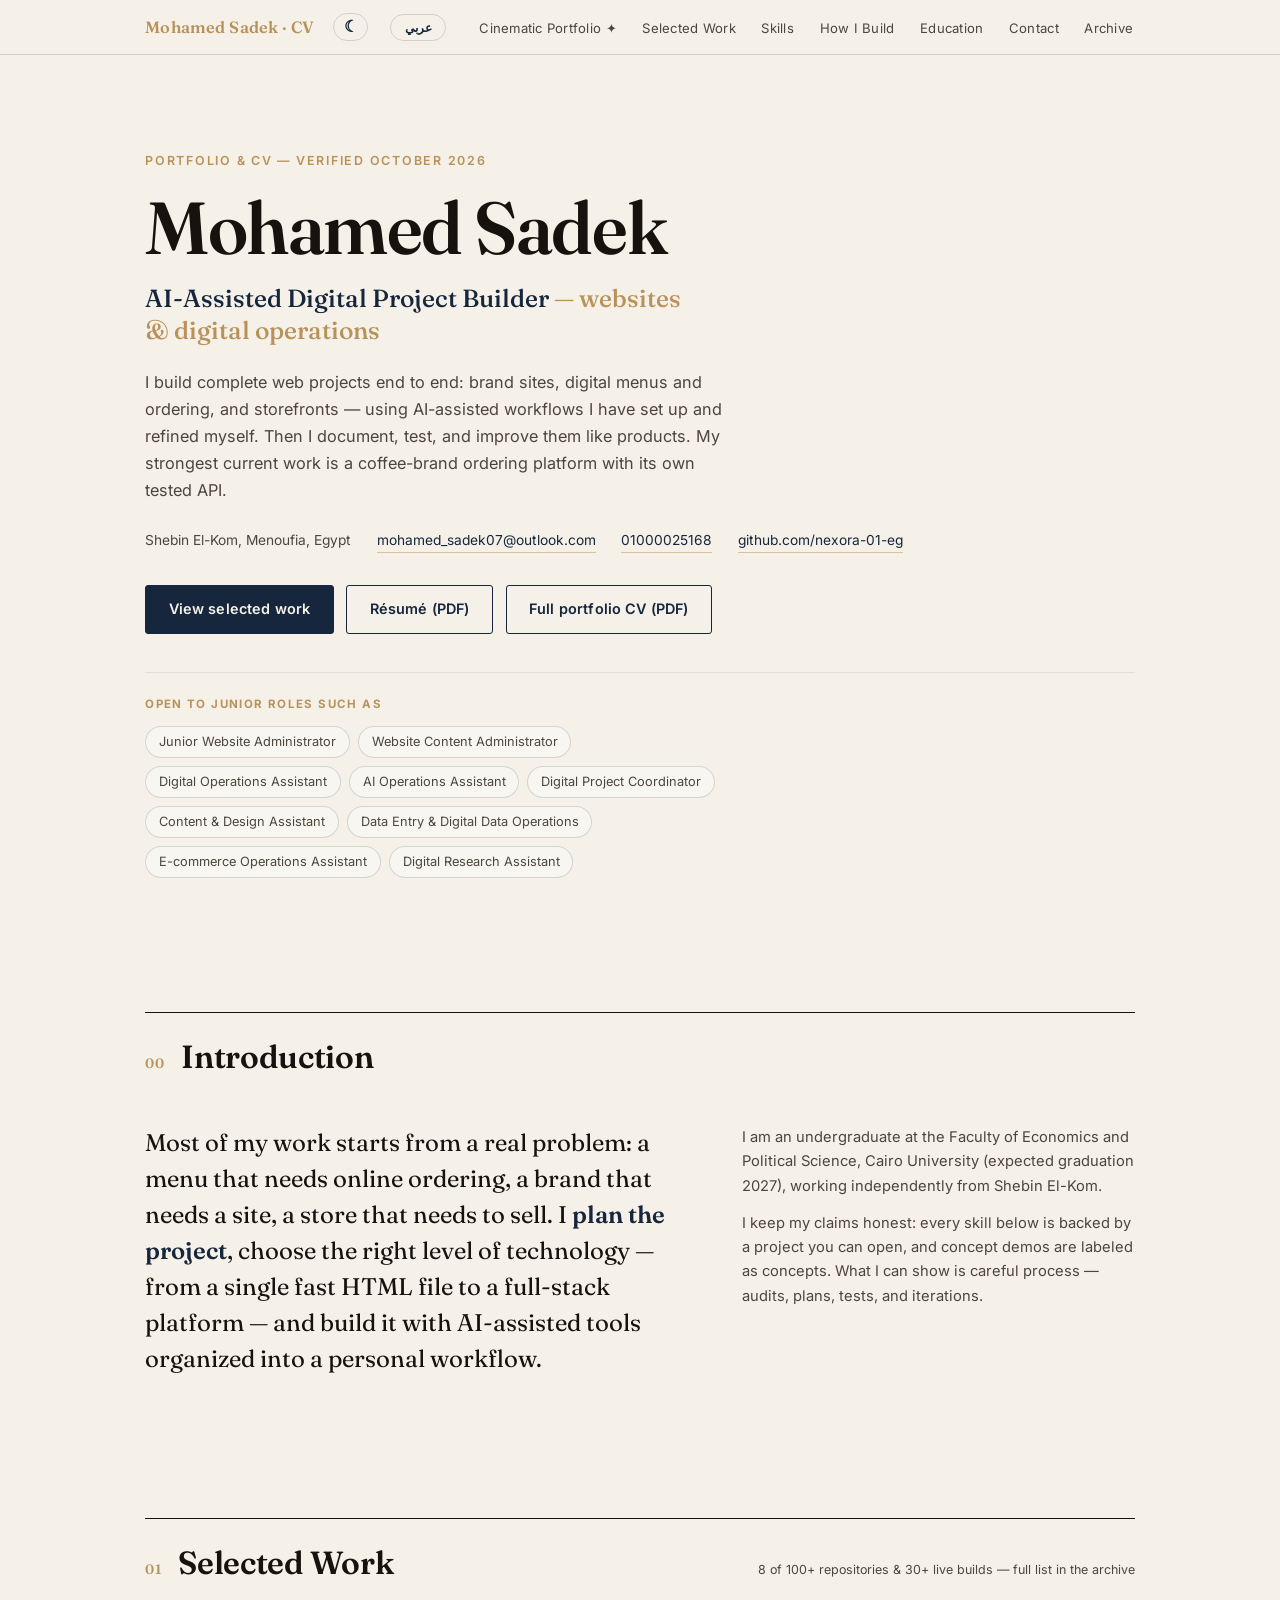
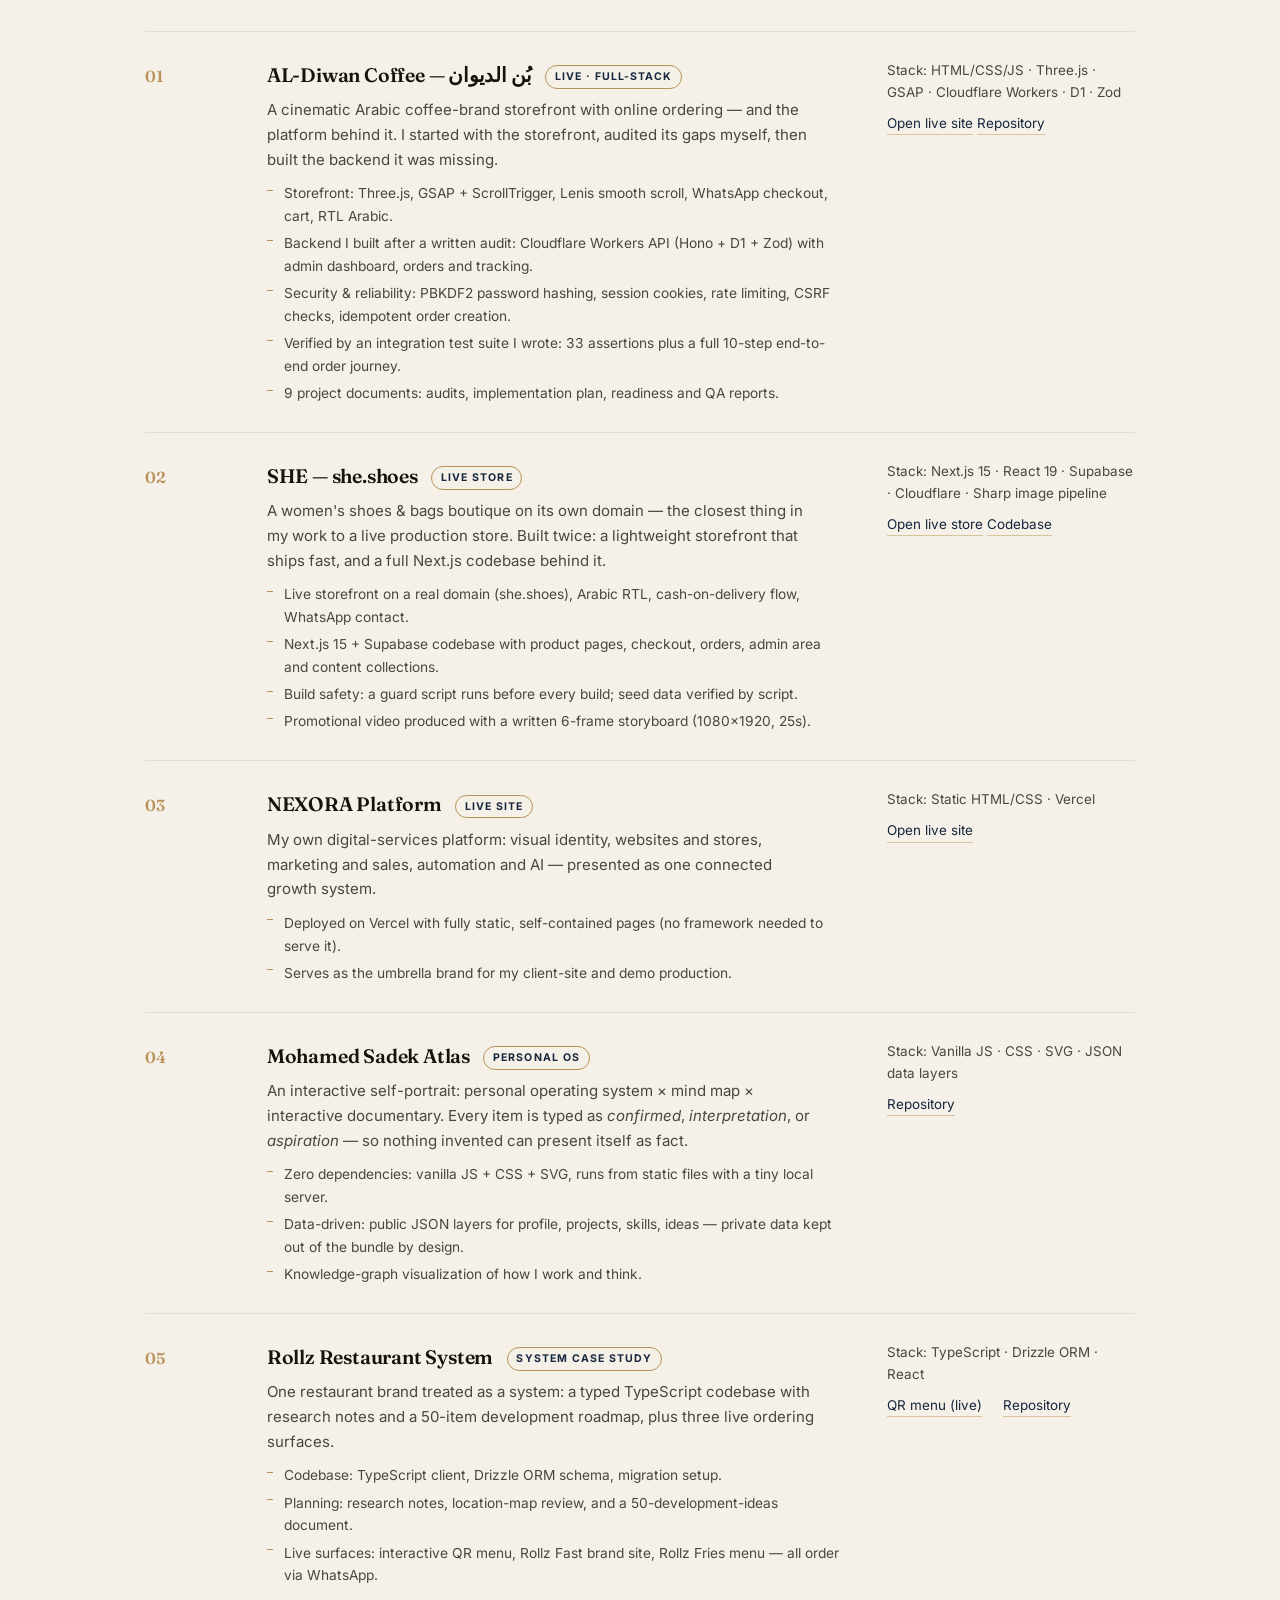
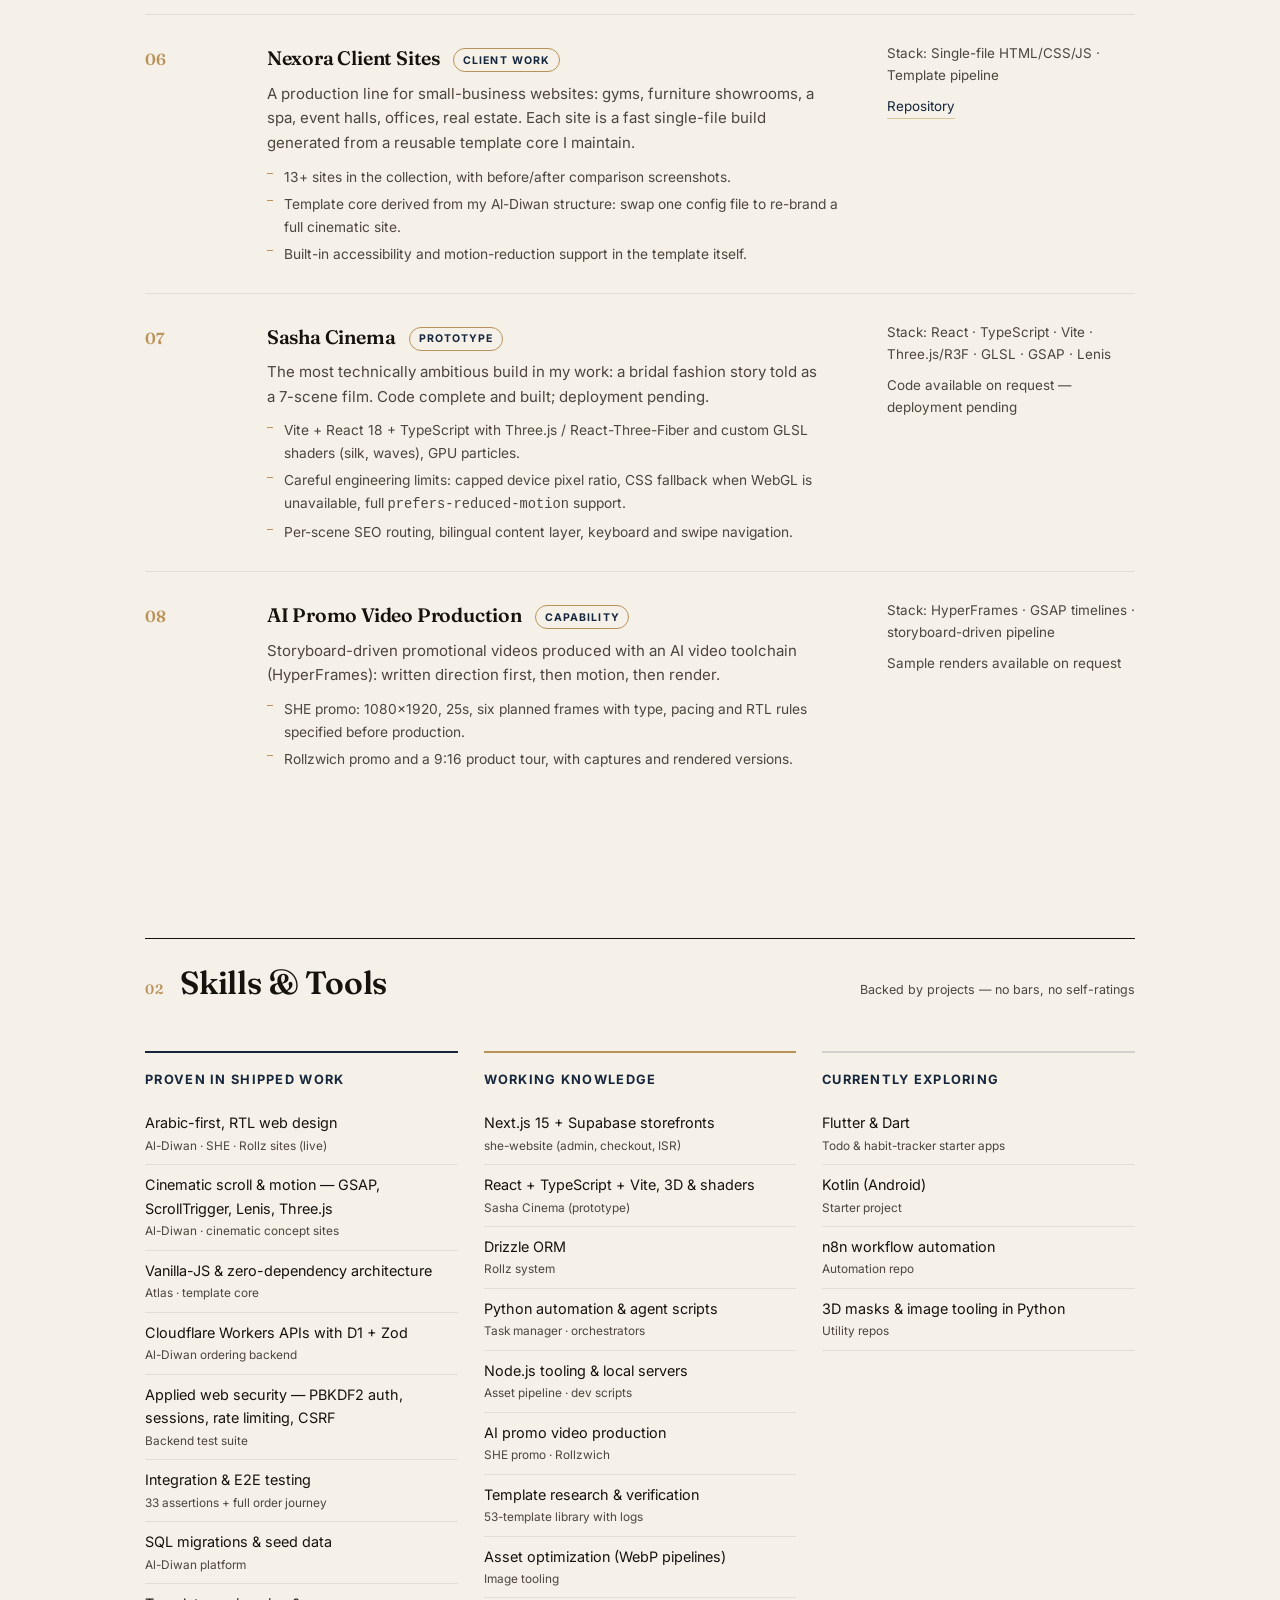
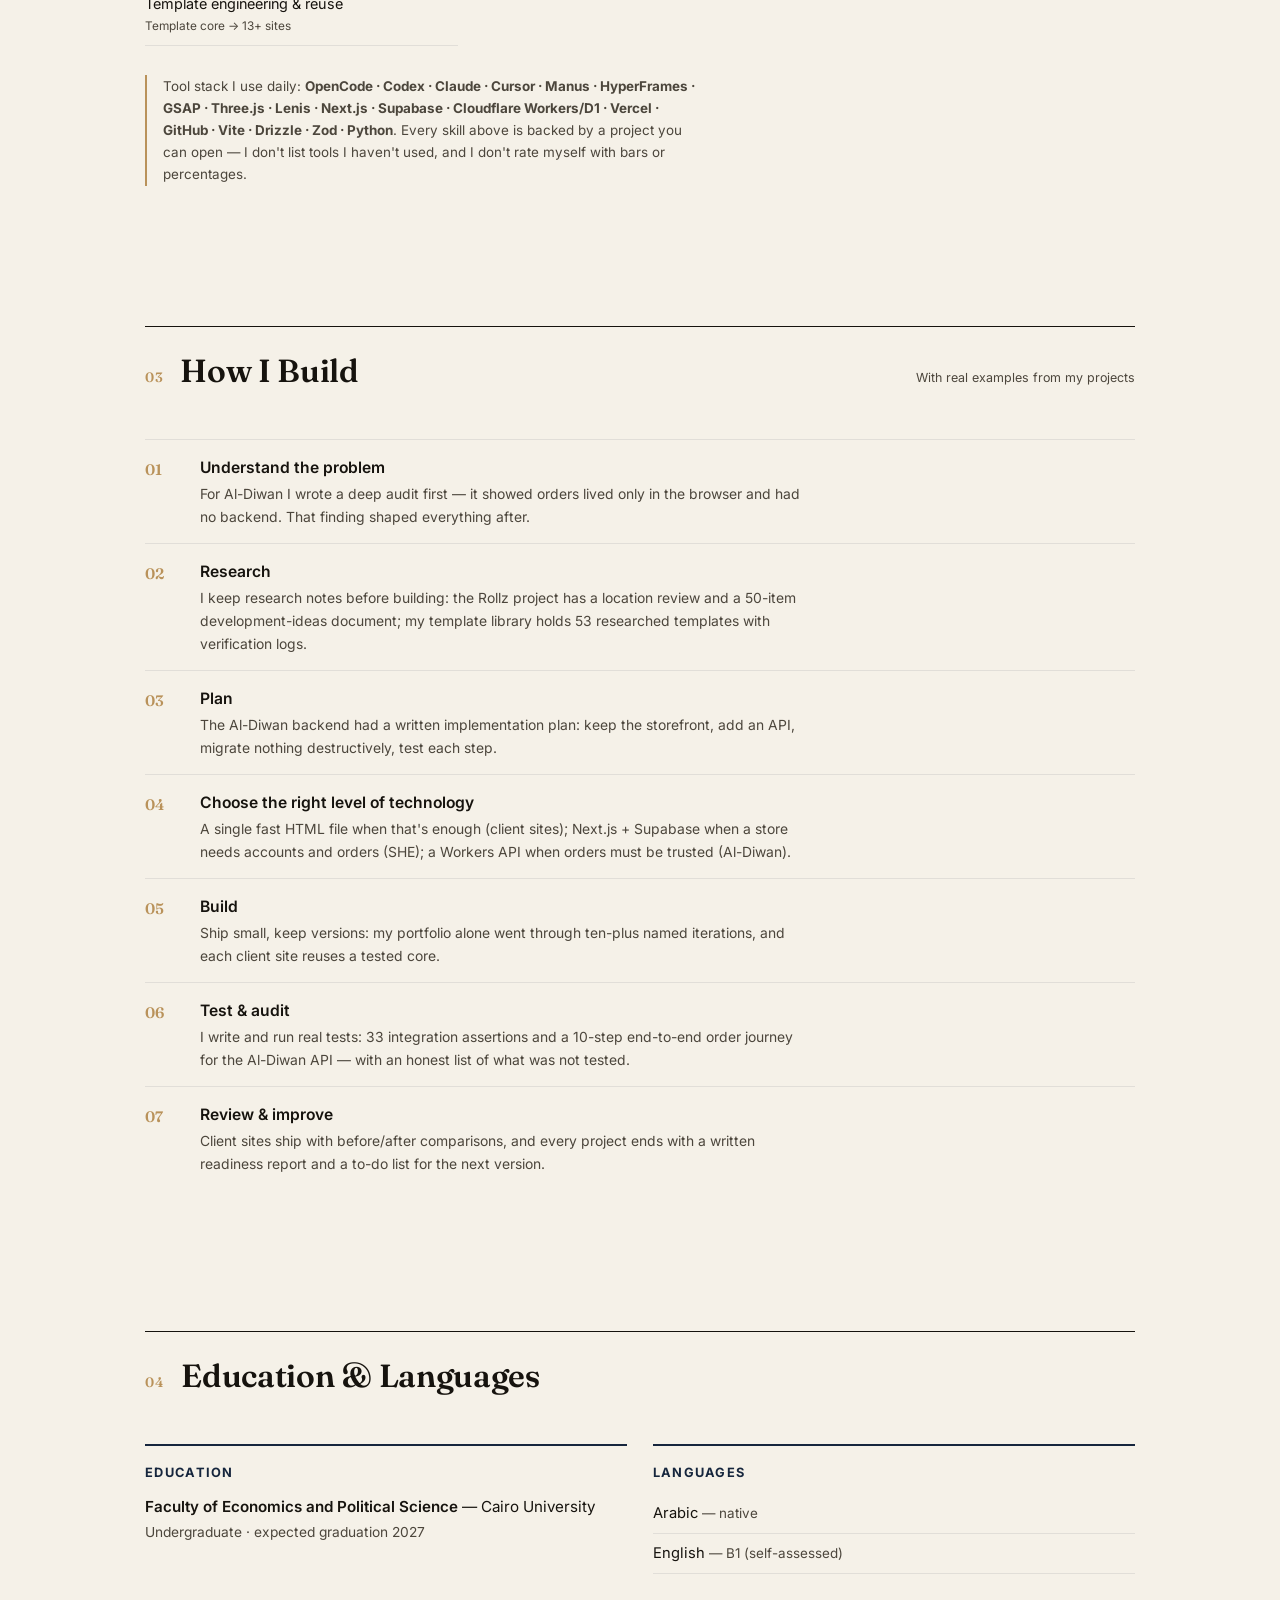
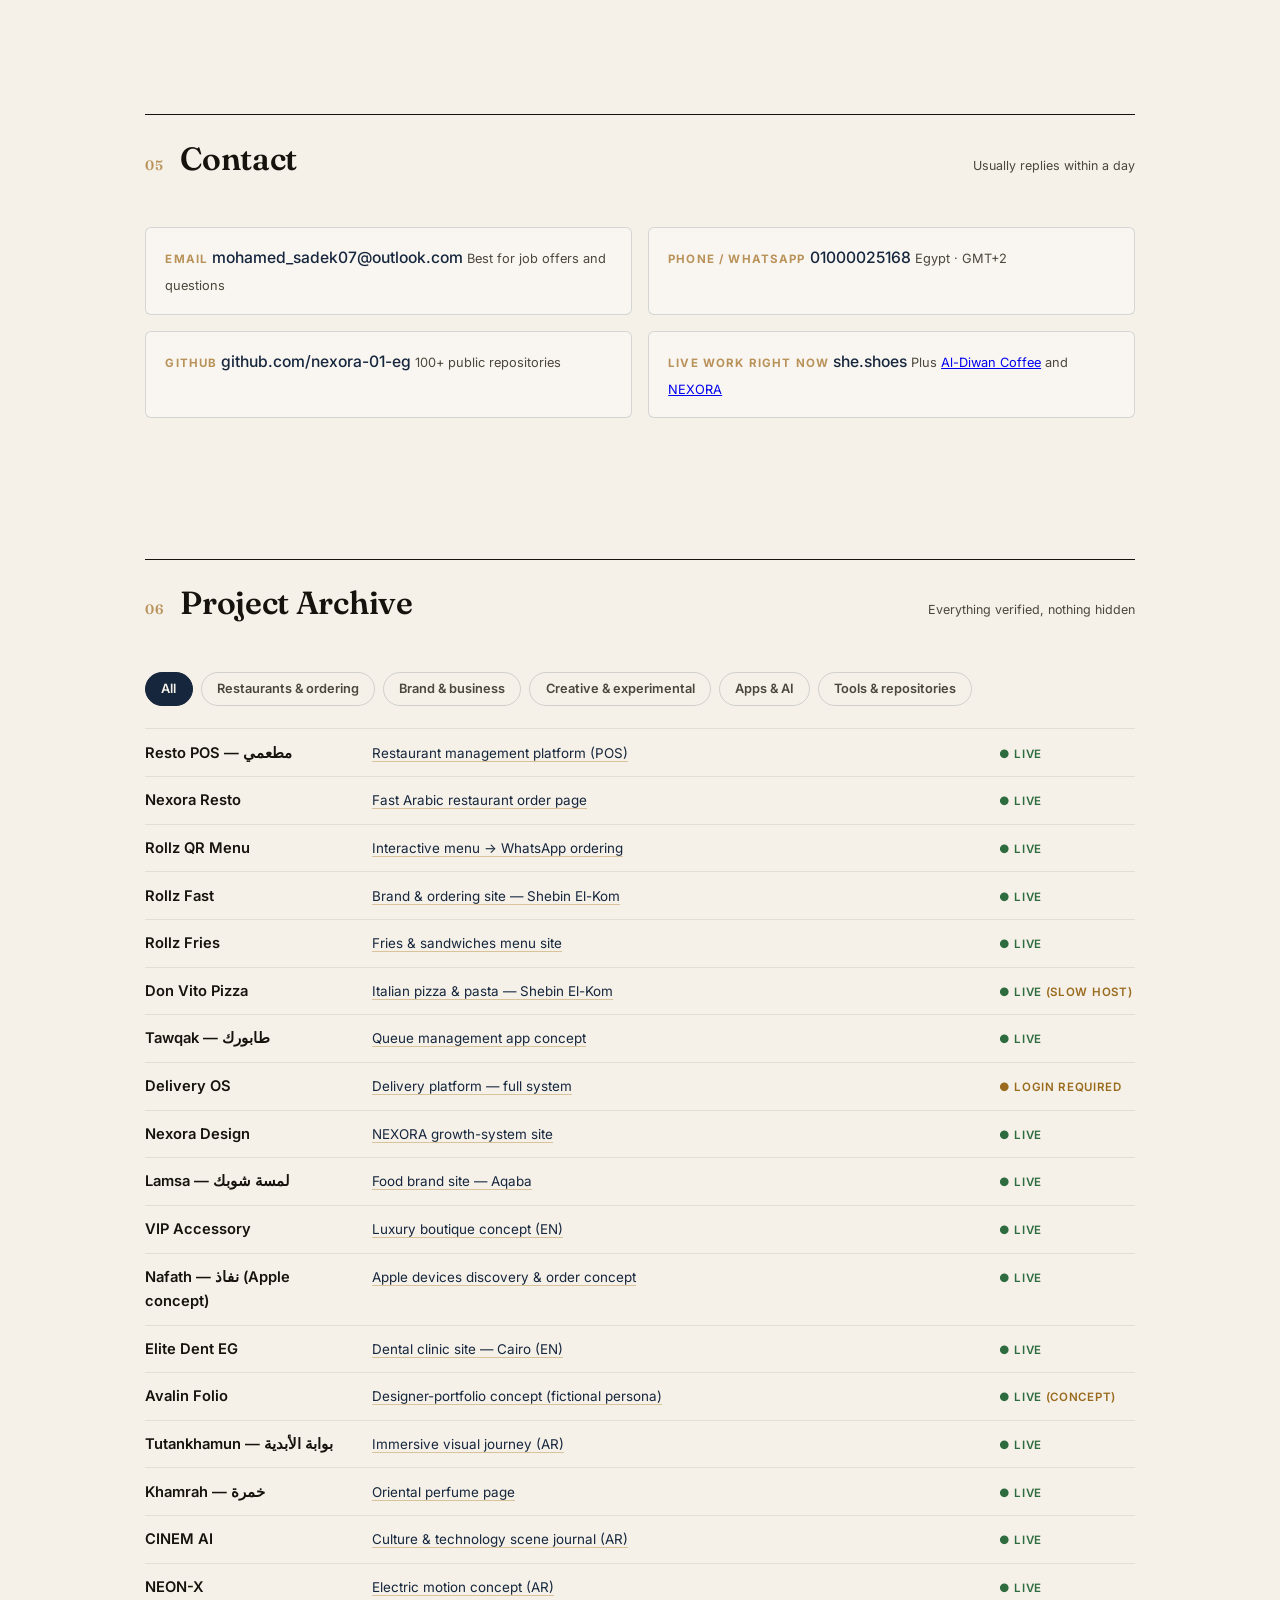
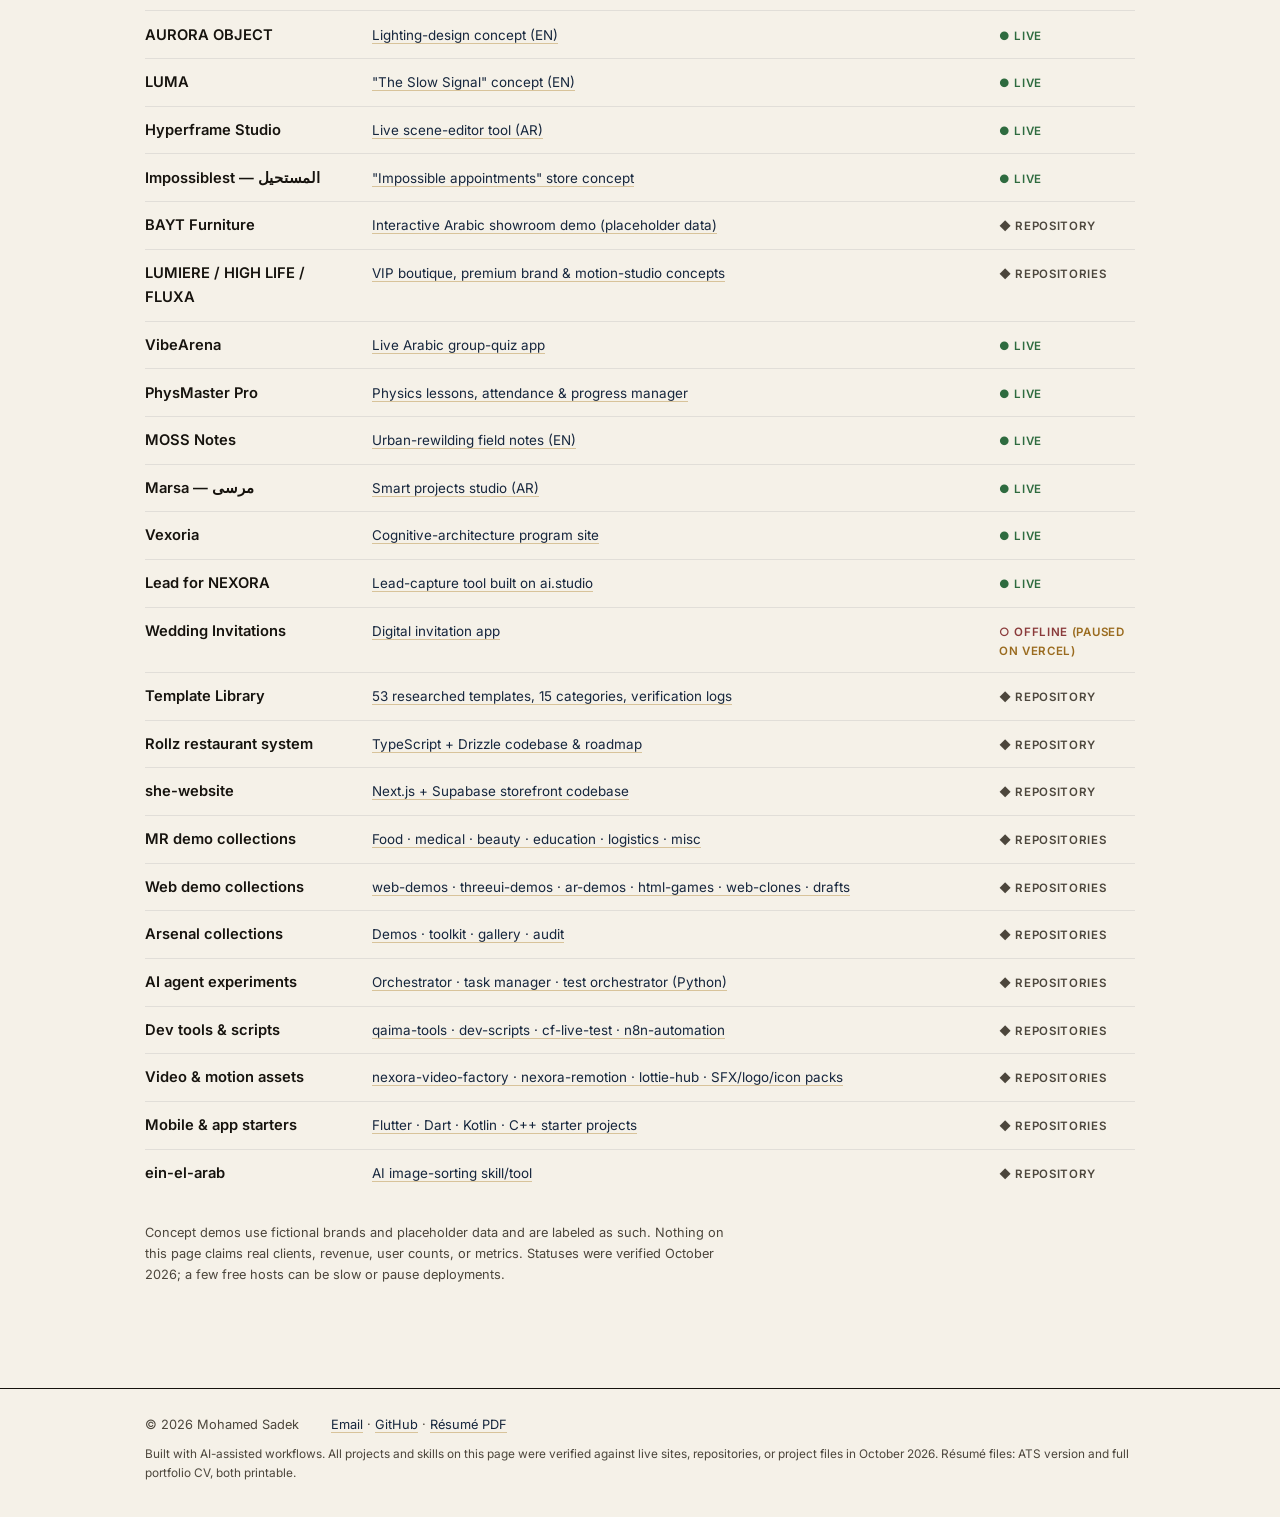
<file: index.html>
<!DOCTYPE html>
<html lang="en" dir="ltr">
<head>
<meta charset="UTF-8">
<meta name="viewport" content="width=device-width, initial-scale=1.0">
<title>Mohamed Sadek — AI-Assisted Digital Project Builder · CV &amp; Portfolio</title>
<meta name="description" content="Mohamed Sadek — AI-assisted digital project builder in Shebin El-Kom, Egypt. Brand sites, digital menus and ordering, storefronts. Selected work, verified skills, résumé downloads.">
<meta property="og:title" content="Mohamed Sadek — AI-Assisted Digital Project Builder">
<meta property="og:description" content="Selected work, verified skills and CV of Mohamed Sadek — websites, ordering systems and storefronts built with AI-assisted workflows.">
<meta property="og:type" content="website">
<meta property="og:url" content="https://nexora-01-eg.github.io/">
<link rel="canonical" href="https://nexora-01-eg.github.io/">
<link rel="icon" href="data:image/svg+xml,%3Csvg xmlns='http://www.w3.org/2000/svg' viewBox='0 0 64 64'%3E%3Crect width='64' height='64' rx='8' fill='%2316263d'/%3E%3Ctext x='32' y='43' font-family='Georgia,serif' font-size='30' fill='%23d8c39a' text-anchor='middle'%3EMS%3C/text%3E%3C/svg%3E">
<script>
/* set language and theme before first paint (no flash) */
(function(){try{
var s=localStorage.getItem("ms-cv-lang");
var l=s||((navigator.language||"en").toLowerCase().indexOf("ar")===0?"ar":"en");
document.documentElement.lang=l;document.documentElement.dir=(l==="ar"?"rtl":"ltr");
var t=localStorage.getItem("ms-cv-theme");
if(t!=="dark"&&t!=="light"){t=(window.matchMedia&&matchMedia("(prefers-color-scheme: dark)").matches)?"dark":"light";}
document.documentElement.setAttribute("data-theme",t);
}catch(e){}})();
</script>
<meta name="theme-color" content="#f5f1e8" media="(prefers-color-scheme: light)">
<meta name="theme-color" content="#1a1713" media="(prefers-color-scheme: dark)">
<link rel="preconnect" href="https://fonts.googleapis.com">
<link rel="preconnect" href="https://fonts.gstatic.com" crossorigin>
<link href="https://fonts.googleapis.com/css2?family=Fraunces:opsz,wght@9..144,400;9..144,500;9..144,600&family=Inter:wght@400;500;600;700&family=Amiri:wght@400;700&family=Cairo:wght@400;600;700&display=swap" rel="stylesheet">
<link rel="stylesheet" href="styles.css">
</head>
<body>
<a class="skip-link" href="#main">Skip to content · تخطَّ إلى المحتوى</a>

<header class="masthead">
  <div class="wrap">
    <a class="brand" href="#top"><span class="t-en">Mohamed Sadek<span> ·</span> CV</span><span class="t-ar">محمد صادق<span> ·</span> السيرة</span></a>
    <button id="theme-toggle" class="lang-btn theme-btn" type="button" aria-pressed="false" aria-label="☾ الوضع الداكن · Dark mode" title="Light / Dark · فاتح / داكن"><span class="theme-moon" aria-hidden="true">☾</span><span class="theme-sun" aria-hidden="true">☀</span></button>
    <button id="lang-toggle" class="lang-btn" type="button" title="Switch language · تغيير اللغة"><span class="t-en" lang="ar" dir="rtl">عربي</span><span class="t-ar">English</span></button>
    <nav aria-label="Main">
      <ul>
        <li><a href="portfolio/"><span class="t-en">Cinematic Portfolio ✦</span><span class="t-ar">البرتفوليو السينمائي ✦</span></a></li>
        <li><a href="#work"><span class="t-en">Selected Work</span><span class="t-ar">الأعمال المختارة</span></a></li>
        <li><a href="#skills"><span class="t-en">Skills</span><span class="t-ar">المهارات</span></a></li>
        <li><a href="#process"><span class="t-en">How I Build</span><span class="t-ar">كيف أعمل</span></a></li>
        <li><a href="#education"><span class="t-en">Education</span><span class="t-ar">التعليم</span></a></li>
        <li><a href="#contact"><span class="t-en">Contact</span><span class="t-ar">التواصل</span></a></li>
        <li><a href="#archive"><span class="t-en">Archive</span><span class="t-ar">الأرشيف</span></a></li>
      </ul>
    </nav>
  </div>
</header>

<main id="main">

  <!-- ================= HERO ================= -->
  <section class="hero" id="top" aria-labelledby="hero-name">
    <div class="wrap">
      <div class="lang-en" lang="en" dir="ltr">
        <p class="kicker rv">Portfolio &amp; CV — verified October 2026</p>
        <h1 id="hero-name">Mohamed Sadek</h1>
        <p class="role">AI-Assisted Digital Project Builder <em>— websites &amp; digital operations</em></p>
        <p class="lede rv">
          I build complete web projects end to end: brand sites, digital menus and ordering, and
          storefronts — using AI-assisted workflows I have set up and refined myself. Then I document,
          test, and improve them like products. My strongest current work is a coffee-brand ordering
          platform with its own tested API.
        </p>
        <div class="meta rv">
          <span>Shebin El-Kom, Menoufia, Egypt</span>
          <a href="mailto:mohamed_sadek07@outlook.com">mohamed_sadek07@outlook.com</a>
          <a href="tel:+201000025168">01000025168</a>
          <a href="https://github.com/nexora-01-eg" rel="noopener">github.com/nexora-01-eg</a>
        </div>
        <div class="cta-row rv">
          <a class="btn btn-solid" href="#work">View selected work</a>
          <a class="btn btn-ghost" href="downloads/Mohamed-Sadek-ATS-Resume.pdf">Résumé (PDF)</a>
          <a class="btn btn-ghost" href="downloads/Mohamed-Sadek-Portfolio-CV.pdf">Full portfolio CV (PDF)</a>
        </div>
        <div class="roles-strip rv">
          <p class="label">Open to junior roles such as</p>
          <ul>
            <li>Junior Website Administrator</li>
            <li>Website Content Administrator</li>
            <li>Digital Operations Assistant</li>
            <li>AI Operations Assistant</li>
            <li>Digital Project Coordinator</li>
            <li>Content &amp; Design Assistant</li>
            <li>Data Entry &amp; Digital Data Operations</li>
            <li>E-commerce Operations Assistant</li>
            <li>Digital Research Assistant</li>
          </ul>
        </div>
      </div>
      <div class="lang-ar" lang="ar" dir="rtl">
        <p class="kicker rv">ملف أعمال وسيرة ذاتية — تم التحقق في أكتوبر 2026</p>
        <h1>محمد صادق</h1>
        <p class="role">باني مشاريع رقمية بمساعدة الذكاء الاصطناعي <em>— المواقع والتشغيل الرقمي</em></p>
        <p class="lede rv">
          أبني مشاريع ويب متكاملة من البداية للنهاية: مواقع لعلامات تجارية، منيوهات وأنظمة طلب،
          ومتاجر إلكترونية — عبر مسارات عمل بمساعدة الذكاء الاصطناعي أعدّتها وحسّنتها بنفسي. ثم
          أوثّق العمل وأختبره وحسّنه كأنه منتج حقيقي. أقوى أعمالي الحالية: منصة طلب لمقهى مع
          واجهة برمجية (API) خاصة بها مُختبَرة بالكامل.
        </p>
        <div class="meta rv">
          <span>شبين الكوم، المنوفية، مصر</span>
          <a href="mailto:mohamed_sadek07@outlook.com">mohamed_sadek07@outlook.com</a>
          <a href="tel:+201000025168" dir="ltr">01000025168</a>
          <a href="https://github.com/nexora-01-eg" rel="noopener" dir="ltr">github.com/nexora-01-eg</a>
        </div>
        <div class="cta-row rv">
          <a class="btn btn-solid" href="#work">استعرض الأعمال المختارة</a>
          <a class="btn btn-ghost" href="downloads/Mohamed-Sadek-ATS-Resume.pdf">السيرة المختصرة (PDF)</a>
          <a class="btn btn-ghost" href="downloads/Mohamed-Sadek-Portfolio-CV.pdf">السيرة الكاملة (PDF)</a>
        </div>
        <div class="roles-strip rv">
          <p class="label">مناسب لوظائف مبتدئة مثل</p>
          <ul>
            <li>مسؤول مواقع مبتدئ</li>
            <li>مسؤول محتوى المواقع</li>
            <li>مساعد عمليات رقمية</li>
            <li>مساعد عمليات ذكاء اصطناعي</li>
            <li>منسّق مشاريع رقمية</li>
            <li>مساعد محتوى وتصميم</li>
            <li>إدخال بيانات وعمليات بيانات رقمية</li>
            <li>مساعد عمليات تجارة إلكترونية</li>
            <li>مساعد بحث رقمي</li>
          </ul>
        </div>
      </div>
    </div>
  </section>

  <!-- ================= INTRO ================= -->
  <section aria-labelledby="intro-title">
    <div class="wrap">
      <div class="lang-en" lang="en" dir="ltr">
        <div class="section-head" id="intro-title">
          <span class="no">00</span>
          <h2>Introduction</h2>
        </div>
        <div class="intro-grid">
          <p class="big rv">
            Most of my work starts from a real problem: a menu that needs online ordering, a brand
            that needs a site, a store that needs to sell. I <strong>plan the project</strong>, choose
            the right level of technology — from a single fast HTML file to a full-stack platform —
            and build it with AI-assisted tools organized into a personal workflow.
          </p>
          <div class="intro-side rv">
            <p>
              I am an undergraduate at the Faculty of Economics and Political Science, Cairo
              University (expected graduation 2027), working independently from Shebin El-Kom.
            </p>
            <p>
              I keep my claims honest: every skill below is backed by a project you can open, and
              concept demos are labeled as concepts. What I can show is careful process — audits,
              plans, tests, and iterations.
            </p>
          </div>
        </div>
      </div>
      <div class="lang-ar" lang="ar" dir="rtl">
        <div class="section-head">
          <span class="no">00</span>
          <h2>مقدمة</h2>
        </div>
        <div class="intro-grid">
          <p class="big rv">
            معظم أعمالي تبدأ من مشكلة حقيقية: منيو يحتاج طلبًا أونلاين، علامة تجارية تحتاج موقعًا،
            متجر يحتاج أن يبيع. <strong>أخطّط المشروع</strong>، وأختار المستوى المناسب من التقنية —
            من ملف HTML سريع واحد إلى منصة متكاملة — وأبنيه بأدوات ذكاء اصطناعي منظمة في مسار عمل شخصي.
          </p>
          <div class="intro-side rv">
            <p>
              طالب جامعي في كلية الاقتصاد والعلوم السياسية، جامعة القاهرة (التخرج المتوقع 2027)،
              أعمل بشكل مستقل من شبين الكوم.
            </p>
            <p>
              ألتزم بالصدق في كل ما أعرضه: كل مهارة هنا مدعومة بمشروع يمكنك فتحه، وعروض المفاهيم
              مُعلَّمة كمفاهيم. ما أستطيع إثباته هو العملية المنضبطة — تدقيقات وخطط واختبارات
              وتحسينات متكررة.
            </p>
          </div>
        </div>
      </div>
    </div>
  </section>

  <!-- ================= SELECTED WORK ================= -->
  <section id="work" aria-labelledby="work-title">
    <div class="wrap">
      <div class="lang-en" lang="en" dir="ltr">
        <div class="section-head" id="work-title">
          <span class="no">01</span>
          <h2>Selected Work</h2>
          <span class="note">8 of 100+ repositories &amp; 30+ live builds — full list in the archive</span>
        </div>

        <article class="project rv">
          <p class="idx" aria-hidden="true">01</p>
          <div>
            <h3>AL-Diwan Coffee — بُن الديوان <span class="chip">Live · Full-stack</span></h3>
            <p class="desc">
              A cinematic Arabic coffee-brand storefront with online ordering — and the platform
              behind it. I started with the storefront, audited its gaps myself, then built the
              backend it was missing.
            </p>
            <ul class="facts">
              <li>Storefront: Three.js, GSAP + ScrollTrigger, Lenis smooth scroll, WhatsApp checkout, cart, RTL Arabic.</li>
              <li>Backend I built after a written audit: Cloudflare Workers API (Hono + D1 + Zod) with admin dashboard, orders and tracking.</li>
              <li>Security &amp; reliability: PBKDF2 password hashing, session cookies, rate limiting, CSRF checks, idempotent order creation.</li>
              <li>Verified by an integration test suite I wrote: 33 assertions plus a full 10-step end-to-end order journey.</li>
              <li>9 project documents: audits, implementation plan, readiness and QA reports.</li>
            </ul>
          </div>
          <div class="side">
            <span class="stack">Stack: HTML/CSS/JS · Three.js · GSAP · Cloudflare Workers · D1 · Zod</span>
            <a href="https://nexora-01-eg.github.io/al-diwan-coffee/" rel="noopener">Open live site</a>
            <a href="https://github.com/nexora-01-eg/al-diwan-coffee" rel="noopener">Repository</a>
          </div>
        </article>

        <article class="project rv">
          <p class="idx" aria-hidden="true">02</p>
          <div>
            <h3>SHE — she.shoes <span class="chip">Live store</span></h3>
            <p class="desc">
              A women's shoes &amp; bags boutique on its own domain — the closest thing in my work to
              a live production store. Built twice: a lightweight storefront that ships fast, and a
              full Next.js codebase behind it.
            </p>
            <ul class="facts">
              <li>Live storefront on a real domain (she.shoes), Arabic RTL, cash-on-delivery flow, WhatsApp contact.</li>
              <li>Next.js 15 + Supabase codebase with product pages, checkout, orders, admin area and content collections.</li>
              <li>Build safety: a guard script runs before every build; seed data verified by script.</li>
              <li>Promotional video produced with a written 6-frame storyboard (1080×1920, 25s).</li>
            </ul>
          </div>
          <div class="side">
            <span class="stack">Stack: Next.js 15 · React 19 · Supabase · Cloudflare · Sharp image pipeline</span>
            <a href="https://she.shoes/" rel="noopener">Open live store</a>
            <a href="https://github.com/nexora-01-eg/she-website" rel="noopener">Codebase</a>
          </div>
        </article>

        <article class="project rv">
          <p class="idx" aria-hidden="true">03</p>
          <div>
            <h3>NEXORA Platform <span class="chip">Live site</span></h3>
            <p class="desc">
              My own digital-services platform: visual identity, websites and stores, marketing and
              sales, automation and AI — presented as one connected growth system.
            </p>
            <ul class="facts">
              <li>Deployed on Vercel with fully static, self-contained pages (no framework needed to serve it).</li>
              <li>Serves as the umbrella brand for my client-site and demo production.</li>
            </ul>
          </div>
          <div class="side">
            <span class="stack">Stack: Static HTML/CSS · Vercel</span>
            <a href="https://nexora01eg.vercel.app/" rel="noopener">Open live site</a>
          </div>
        </article>

        <article class="project rv">
          <p class="idx" aria-hidden="true">04</p>
          <div>
            <h3>Mohamed Sadek Atlas <span class="chip">Personal OS</span></h3>
            <p class="desc">
              An interactive self-portrait: personal operating system × mind map × interactive
              documentary. Every item is typed as <em>confirmed</em>, <em>interpretation</em>, or
              <em>aspiration</em> — so nothing invented can present itself as fact.
            </p>
            <ul class="facts">
              <li>Zero dependencies: vanilla JS + CSS + SVG, runs from static files with a tiny local server.</li>
              <li>Data-driven: public JSON layers for profile, projects, skills, ideas — private data kept out of the bundle by design.</li>
              <li>Knowledge-graph visualization of how I work and think.</li>
            </ul>
          </div>
          <div class="side">
            <span class="stack">Stack: Vanilla JS · CSS · SVG · JSON data layers</span>
            <a href="https://github.com/nexora-01-eg/mohamed-sadek-atlas" rel="noopener">Repository</a>
          </div>
        </article>

        <article class="project rv">
          <p class="idx" aria-hidden="true">05</p>
          <div>
            <h3>Rollz Restaurant System <span class="chip">System case study</span></h3>
            <p class="desc">
              One restaurant brand treated as a system: a typed TypeScript codebase with research
              notes and a 50-item development roadmap, plus three live ordering surfaces.
            </p>
            <ul class="facts">
              <li>Codebase: TypeScript client, Drizzle ORM schema, migration setup.</li>
              <li>Planning: research notes, location-map review, and a 50-development-ideas document.</li>
              <li>Live surfaces: interactive QR menu, Rollz Fast brand site, Rollz Fries menu — all order via WhatsApp.</li>
            </ul>
          </div>
          <div class="side">
            <span class="stack">Stack: TypeScript · Drizzle ORM · React</span>
            <a class="link-gap" href="https://rollzqrmenu-jjayceny.manus.space/" rel="noopener">QR menu (live)</a>
            <a href="https://github.com/nexora-01-eg/rollz-restaurant" rel="noopener">Repository</a>
          </div>
        </article>

        <article class="project rv">
          <p class="idx" aria-hidden="true">06</p>
          <div>
            <h3>Nexora Client Sites <span class="chip">Client work</span></h3>
            <p class="desc">
              A production line for small-business websites: gyms, furniture showrooms, a spa, event
              halls, offices, real estate. Each site is a fast single-file build generated from a
              reusable template core I maintain.
            </p>
            <ul class="facts">
              <li>13+ sites in the collection, with before/after comparison screenshots.</li>
              <li>Template core derived from my Al-Diwan structure: swap one config file to re-brand a full cinematic site.</li>
              <li>Built-in accessibility and motion-reduction support in the template itself.</li>
            </ul>
          </div>
          <div class="side">
            <span class="stack">Stack: Single-file HTML/CSS/JS · Template pipeline</span>
            <a href="https://github.com/nexora-01-eg/nexora-client-sites" rel="noopener">Repository</a>
          </div>
        </article>

        <article class="project rv">
          <p class="idx" aria-hidden="true">07</p>
          <div>
            <h3>Sasha Cinema <span class="chip">Prototype</span></h3>
            <p class="desc">
              The most technically ambitious build in my work: a bridal fashion story told as a
              7-scene film. Code complete and built; deployment pending.
            </p>
            <ul class="facts">
              <li>Vite + React 18 + TypeScript with Three.js / React-Three-Fiber and custom GLSL shaders (silk, waves), GPU particles.</li>
              <li>Careful engineering limits: capped device pixel ratio, CSS fallback when WebGL is unavailable, full <code>prefers-reduced-motion</code> support.</li>
              <li>Per-scene SEO routing, bilingual content layer, keyboard and swipe navigation.</li>
            </ul>
          </div>
          <div class="side">
            <span class="stack">Stack: React · TypeScript · Vite · Three.js/R3F · GLSL · GSAP · Lenis</span>
            <span class="stack" style="margin-top:.55rem; display:block;">Code available on request — deployment pending</span>
          </div>
        </article>

        <article class="project rv">
          <p class="idx" aria-hidden="true">08</p>
          <div>
            <h3>AI Promo Video Production <span class="chip">Capability</span></h3>
            <p class="desc">
              Storyboard-driven promotional videos produced with an AI video toolchain (HyperFrames):
              written direction first, then motion, then render.
            </p>
            <ul class="facts">
              <li>SHE promo: 1080×1920, 25s, six planned frames with type, pacing and RTL rules specified before production.</li>
              <li>Rollzwich promo and a 9:16 product tour, with captures and rendered versions.</li>
            </ul>
          </div>
          <div class="side">
            <span class="stack">Stack: HyperFrames · GSAP timelines · storyboard-driven pipeline</span>
            <span class="stack" style="margin-top:.55rem; display:block;">Sample renders available on request</span>
          </div>
        </article>
      </div>

      <div class="lang-ar" lang="ar" dir="rtl">
        <div class="section-head">
          <span class="no">01</span>
          <h2>الأعمال المختارة</h2>
          <span class="note">8 من أكثر من 100 مستودع و30+ بناء مباشر — القائمة الكاملة في الأرشيف</span>
        </div>

        <article class="project rv">
          <p class="idx" aria-hidden="true">01</p>
          <div>
            <h3>قهوة الديوان — بُن الديوان <span class="chip">مباشر · متكامل</span></h3>
            <p class="desc">
              واجهة عربية سينمائية لمقهى مع طلب أونلاين — والمنصة التي خلفها. بدأت بالواجهة،
              ودقّقت فجواتها بتقرير مكتوب من إعدادي، ثم بنيت الخلفية التي كانت تنقصها.
            </p>
            <ul class="facts">
              <li>الواجهة: Three.js و GSAP + ScrollTrigger و Lenis للتمرير السلس، سلة ودفع عبر واتساب، عربية RTL.</li>
              <li>خلفية بنيتها بعد تدقيق مكتوب: API على Cloudflare Workers (‏Hono + D1 + Zod) مع لوحة تحكم للمشرف والطلبات والتتبع.</li>
              <li>الأمان والموثوقية: تشفير كلمات المرور PBKDF2، وجلسات بكوكيز آمنة، وتحديد معدل الطلبات، وحماية CSRF، وإنشاء طلبات Idempotent.</li>
              <li>تحقق عبر مجموعة اختبارات كتبتها بنفسي: 33 تأكيدًا اختباريًا + رحلة طلب كاملة من 10 خطوات (E2E).</li>
              <li>9 مستندات للمشروع: تدقيقات، خطة تنفيذ، وتقارير جاهزية واختبار جودة.</li>
            </ul>
          </div>
          <div class="side">
            <span class="stack">التقنيات: HTML/CSS/JS · Three.js · GSAP · Cloudflare Workers · D1 · Zod</span>
            <a href="https://nexora-01-eg.github.io/al-diwan-coffee/" rel="noopener">فتح الموقع المباشر</a>
            <a href="https://github.com/nexora-01-eg/al-diwan-coffee" rel="noopener">المستودع</a>
          </div>
        </article>

        <article class="project rv">
          <p class="idx" aria-hidden="true">02</p>
          <div>
            <h3>SHE — she.shoes <span class="chip">متجر مباشر</span></h3>
            <p class="desc">
              بوتيك أحذية وشنط حريمي على دومين خاص — أقرب شيء في أعمالي إلى متجر إنتاج حقيقي.
              بُني مرتين: واجهة خفيفة سريعة، وقاعدة كود Next.js كاملة خلفها.
            </p>
            <ul class="facts">
              <li>واجهة مباشرة على دومين حقيقي (she.shoes)، عربية RTL، ودفع عند الاستلام، وتواصل واتساب.</li>
              <li>قاعدة كود Next.js 15 + Supabase بصفحات منتجات ودفع وطلبات ولوحة مشرف ومجموعات محتوى.</li>
              <li>أمان البناء: سكربت حارس يعمل قبل كل بناء؛ وبيانات البذور تتحقق منها سكربتات مخصصة.</li>
              <li>فيديو ترويجي مُنتَج وفق ستوري بورد مكتوب من 6 إطارات (1080×1920، 25 ثانية).</li>
            </ul>
          </div>
          <div class="side">
            <span class="stack">التقنيات: Next.js 15 · React 19 · Supabase · Cloudflare · Sharp</span>
            <a href="https://she.shoes/" rel="noopener">فتح المتجر المباشر</a>
            <a href="https://github.com/nexora-01-eg/she-website" rel="noopener">قاعدة الكود</a>
          </div>
        </article>

        <article class="project rv">
          <p class="idx" aria-hidden="true">03</p>
          <div>
            <h3>منصة NEXORA <span class="chip">موقع مباشر</span></h3>
            <p class="desc">
              منصتي الخاصة للخدمات الرقمية: هوية بصرية، مواقع ومتاجر، تسويق ومبيعات، أتمتة وذكاء
              اصطناعي — معروضة كنظام نمو واحد مترابط.
            </p>
            <ul class="facts">
              <li>منشورة على Vercel بصفحات ثابتة مكتفية ذاتيًا (لا تحتاج إطار عمل للعرض).</li>
              <li>تعمل كالمظلة العلامية لإنتاج مواقع العملاء والعروض التجريبية.</li>
            </ul>
          </div>
          <div class="side">
            <span class="stack">التقنيات: HTML/CSS ثابت · Vercel</span>
            <a href="https://nexora01eg.vercel.app/" rel="noopener">فتح الموقع المباشر</a>
          </div>
        </article>

        <article class="project rv">
          <p class="idx" aria-hidden="true">04</p>
          <div>
            <h3>أطلس محمد صادق <span class="chip">نظام شخصي</span></h3>
            <p class="desc">
              بورتريه ذاتي تفاعلي: نظام تشغيل شخصي × خريطة ذهنية × وثائقي تفاعلي. كل عنصر مُصنَّف
              كمُثبَّت أو تفسير أو طموح — فلا يمكن لأي معلومة مُختلَقة أن تتصرف كحقيقة.
            </p>
            <ul class="facts">
              <li>بدون أي اعتماديات: JS وCSS وSVG خام، يعمل من ملفات ثابتة مع خادم محلي صغير.</li>
              <li>موجّه بالبيانات: طبقات JSON عامة للملف والمشاريع والمهارات والأفكار — والبيانات الخاصة خارج الحزمة بالتصميم.</li>
              <li>تصوّر شبكة معرفة (Knowledge Graph) لطريقة عملي وتفكيري.</li>
            </ul>
          </div>
          <div class="side">
            <span class="stack">التقنيات: Vanilla JS · CSS · SVG · طبقات JSON</span>
            <a href="https://github.com/nexora-01-eg/mohamed-sadek-atlas" rel="noopener">المستودع</a>
          </div>
        </article>

        <article class="project rv">
          <p class="idx" aria-hidden="true">05</p>
          <div>
            <h3>نظام مطعم Rollz <span class="chip">دراسة نظام</span></h3>
            <p class="desc">
              علامة مطعم واحدة تُعامَل كنظام: قاعدة كود TypeScript مُنمَّطة مع ملاحظات بحث وخارطة
              طريق تطوير من 50 بندًا، بالإضافة إلى ثلاث واجهات طلب مباشرة.
            </p>
            <ul class="facts">
              <li>قاعدة الكود: عميل TypeScript، مخطط Drizzle ORM، وإعداد ترحيلات.</li>
              <li>التخطيط: ملاحظات بحث ومراجعة خريطة الموقع ووثيقة أفكار تطوير من 50 بندًا.</li>
              <li>واجهات مباشرة: منيو QR تفاعلي، موقع Rollz Fast، ومنيو Rollz Fries — كلها تطلب عبر واتساب.</li>
            </ul>
          </div>
          <div class="side">
            <span class="stack">التقنيات: TypeScript · Drizzle ORM · React</span>
            <a class="link-gap" href="https://rollzqrmenu-jjayceny.manus.space/" rel="noopener">منيو QR (مباشر)</a>
            <a href="https://github.com/nexora-01-eg/rollz-restaurant" rel="noopener">المستودع</a>
          </div>
        </article>

        <article class="project rv">
          <p class="idx" aria-hidden="true">06</p>
          <div>
            <h3>مواقع عملاء Nexora <span class="chip">أعمال عملاء</span></h3>
            <p class="desc">
              خط إنتاج لمواقع الأعمال الصغيرة: جيمات، معارض أثاث، سبا، قاعات مناسبات، مكاتب،
              عقارات. كل موقع بناء سريع بملف واحد من قالب أساسي قابل لإعادة الاستخدام أصونه بنفسي.
            </p>
            <ul class="facts">
              <li>أكثر من 13 موقعًا في المجموعة، مع لقطات مقارنة قبل/بعد.</li>
              <li>القالب الأساسي مشتق من بنية الديوان: غيّر ملف إعداد واحد لتغيير هوية موقع سينمائي كامل.</li>
              <li>دعم مدمج لإمكانية الوصول وتقليل الحركة داخل القالب نفسه.</li>
            </ul>
          </div>
          <div class="side">
            <span class="stack">التقنيات: HTML/CSS/JS بملف واحد · خط قوالب</span>
            <a href="https://github.com/nexora-01-eg/nexora-client-sites" rel="noopener">المستودع</a>
          </div>
        </article>

        <article class="project rv">
          <p class="idx" aria-hidden="true">07</p>
          <div>
            <h3>Sasha Cinema <span class="chip">نموذج أولي</span></h3>
            <p class="desc">
              أكثر أعمالي طموحًا تقنيًا: قصة أزياء زفاف مروية كفيلم من 7 مشاهد. الكود مكتمل
              ومبني؛ والنشر قيد الانتظار.
            </p>
            <ul class="facts">
              <li>Vite + React 18 + TypeScript مع Three.js / React-Three-Fiber وشيدرز GLSL مخصصة (حرير وموجات) وجزيئات GPU.</li>
              <li>حدود هندسية دقيقة: تقييد DPR، وبديل CSS عند غياب WebGL، ودعم كامل لـ prefers-reduced-motion.</li>
              <li>توجيه SEO لكل مشهد، طبقة محتوى ثنائية اللغة، وتنقل بلوحة المفاتيح والسحب.</li>
            </ul>
          </div>
          <div class="side">
            <span class="stack">التقنيات: React · TypeScript · Vite · Three.js/R3F · GLSL · GSAP · Lenis</span>
            <span class="stack" style="margin-top:.55rem; display:block;">الكود متاح عند الطلب — النشر قيد الانتظار</span>
          </div>
        </article>

        <article class="project rv">
          <p class="idx" aria-hidden="true">08</p>
          <div>
            <h3>إنتاج فيديوهات ترويجية بالذكاء الاصطناعي <span class="chip">قدرة إنتاجية</span></h3>
            <p class="desc">
              فيديوهات ترويجية مبنية على ستوري بورد مكتوب عبر مسار أدوات فيديو بالذكاء الاصطناعي
              (HyperFrames): التوجيه الكتابي أولًا، ثم الحركة، ثم الرندر.
            </p>
            <ul class="facts">
              <li>برومو SHE: مقاس 1080×1920، مدة 25 ثانية، ستة إطارات مخططة كتابةً (الخط والإيقاع وقواعد RTL قبل الإنتاج).</li>
              <li>برومو Rollzwich وجولة منتج 9:16 مع الكابشر والنسخ المُرندَرة.</li>
            </ul>
          </div>
          <div class="side">
            <span class="stack">التقنيات: HyperFrames · خطوط زمنية GSAP · مسار مبني على الستوري بورد</span>
            <span class="stack" style="margin-top:.55rem; display:block;">عيّنات الرندر متاحة عند الطلب</span>
          </div>
        </article>
      </div>
    </div>
  </section>

  <!-- ================= SKILLS ================= -->
  <section id="skills" aria-labelledby="skills-title">
    <div class="wrap">
      <div class="lang-en" lang="en" dir="ltr">
        <div class="section-head" id="skills-title">
          <span class="no">02</span>
          <h2>Skills &amp; Tools</h2>
          <span class="note">Backed by projects — no bars, no self-ratings</span>
        </div>
        <div class="skills-grid">
          <div class="skill-col rv">
            <h3>Proven in shipped work</h3>
            <ul>
              <li>Arabic-first, RTL web design <span class="ev">Al-Diwan · SHE · Rollz sites (live)</span></li>
              <li>Cinematic scroll &amp; motion — GSAP, ScrollTrigger, Lenis, Three.js <span class="ev">Al-Diwan · cinematic concept sites</span></li>
              <li>Vanilla-JS &amp; zero-dependency architecture <span class="ev">Atlas · template core</span></li>
              <li>Cloudflare Workers APIs with D1 + Zod <span class="ev">Al-Diwan ordering backend</span></li>
              <li>Applied web security — PBKDF2 auth, sessions, rate limiting, CSRF <span class="ev">Backend test suite</span></li>
              <li>Integration &amp; E2E testing <span class="ev">33 assertions + full order journey</span></li>
              <li>SQL migrations &amp; seed data <span class="ev">Al-Diwan platform</span></li>
              <li>Template engineering &amp; reuse <span class="ev">Template core → 13+ sites</span></li>
            </ul>
          </div>
          <div class="skill-col tier2 rv">
            <h3>Working knowledge</h3>
            <ul>
              <li>Next.js 15 + Supabase storefronts <span class="ev">she-website (admin, checkout, ISR)</span></li>
              <li>React + TypeScript + Vite, 3D &amp; shaders <span class="ev">Sasha Cinema (prototype)</span></li>
              <li>Drizzle ORM <span class="ev">Rollz system</span></li>
              <li>Python automation &amp; agent scripts <span class="ev">Task manager · orchestrators</span></li>
              <li>Node.js tooling &amp; local servers <span class="ev">Asset pipeline · dev scripts</span></li>
              <li>AI promo video production <span class="ev">SHE promo · Rollzwich</span></li>
              <li>Template research &amp; verification <span class="ev">53-template library with logs</span></li>
              <li>Asset optimization (WebP pipelines) <span class="ev">Image tooling</span></li>
            </ul>
          </div>
          <div class="skill-col tier3 rv">
            <h3>Currently exploring</h3>
            <ul>
              <li>Flutter &amp; Dart <span class="ev">Todo &amp; habit-tracker starter apps</span></li>
              <li>Kotlin (Android) <span class="ev">Starter project</span></li>
              <li>n8n workflow automation <span class="ev">Automation repo</span></li>
              <li>3D masks &amp; image tooling in Python <span class="ev">Utility repos</span></li>
            </ul>
          </div>
        </div>
        <p class="skills-note rv">
          Tool stack I use daily: <strong>OpenCode · Codex · Claude · Cursor · Manus · HyperFrames ·
          GSAP · Three.js · Lenis · Next.js · Supabase · Cloudflare Workers/D1 · Vercel · GitHub ·
          Vite · Drizzle · Zod · Python</strong>. Every skill above is backed by a project you can
          open — I don't list tools I haven't used, and I don't rate myself with bars or percentages.
        </p>
      </div>
      <div class="lang-ar" lang="ar" dir="rtl">
        <div class="section-head">
          <span class="no">02</span>
          <h2>المهارات والأدوات</h2>
          <span class="note">مدعومة بمشاريع — دون أشرطة أو تقييمات ذاتية</span>
        </div>
        <div class="skills-grid">
          <div class="skill-col rv">
            <h3>مثبتة في أعمال منشورة</h3>
            <ul>
              <li>تصميم ويب عربي RTL أولًا <span class="ev">الديوان · SHE · مواقع Rollz (مباشرة)</span></li>
              <li>تمرير وحركة سينمائية — GSAP وScrollTrigger وLenis وThree.js <span class="ev">الديوان · مواقع المفاهيم السينمائية</span></li>
              <li>بنية JS خام بدون اعتماديات <span class="ev">الأطلس · القالب الأساسي</span></li>
              <li>واجهات Cloudflare Workers مع D1 + Zod <span class="ev">خلفية طلبات الديوان</span></li>
              <li>أمان ويب تطبيقي — PBKDF2 وجلسات وتحديد معدل وCSRF <span class="ev">مجموعة اختبارات الخلفية</span></li>
              <li>اختبارات تكامل وE2E <span class="ev">33 تأكيدًا + رحلة طلب كاملة</span></li>
              <li>ترحيلات SQL وبيانات بذور <span class="ev">منصة الديوان</span></li>
              <li>هندسة قوالب وإعادة استخدام <span class="ev">القالب الأساسي → 13+ موقع</span></li>
            </ul>
          </div>
          <div class="skill-col tier2 rv">
            <h3>معرفة عملية</h3>
            <ul>
              <li>متاجر Next.js 15 + Supabase <span class="ev">she-website (مشرف ودفع وISR)</span></li>
              <li>React + TypeScript + Vite وثلاثي الأبعاد والشيدرز <span class="ev">Sasha Cinema (نموذج أولي)</span></li>
              <li>Drizzle ORM <span class="ev">نظام Rollz</span></li>
              <li>أكواد Python للأتمتة والوكلاء <span class="ev">مدير مهام · منسّقات</span></li>
              <li>أدوات Node.js وخوادم محلية <span class="ev">خط أصول · سكربتات تطوير</span></li>
              <li>إنتاج فيديو ترويجي بالذكاء الاصطناعي <span class="ev">برومو SHE · Rollzwich</span></li>
              <li>بحث قوالب وتحقق <span class="ev">مكتبة 53 قالبًا بسجلات</span></li>
              <li>تحسين الأصول (WebP) <span class="ev">أدوات الصور</span></li>
            </ul>
          </div>
          <div class="skill-col tier3 rv">
            <h3>قيد الاستكشاف</h3>
            <ul>
              <li>Flutter وDart <span class="ev">تطبيقات بداية للمهام والعادات</span></li>
              <li>Kotlin (أندرويد) <span class="ev">مشروع بداية</span></li>
              <li>أتمتة n8n <span class="ev">مستودع أتمتة</span></li>
              <li>أقنعة ثلاثية الأبعاد وأدوات صور بـ Python <span class="ev">مستودعات أدوات</span></li>
            </ul>
          </div>
        </div>
        <p class="skills-note rv">
          أدوات أستخدمها يوميًا: <strong>OpenCode · Codex · Claude · Cursor · Manus · HyperFrames ·
          GSAP · Three.js · Lenis · Next.js · Supabase · Cloudflare Workers/D1 · Vercel · GitHub ·
          Vite · Drizzle · Zod · Python</strong>. كل مهارة أعلاه مدعومة بمشروع يمكنك فتحه — لا أُدرج
          أدوات لم أستخدمها، ولا أقيّم نفسي بأشرطة أو نسب مئوية.
        </p>
      </div>
    </div>
  </section>

  <!-- ================= HOW I BUILD ================= -->
  <section id="process" aria-labelledby="process-title">
    <div class="wrap">
      <div class="lang-en" lang="en" dir="ltr">
        <div class="section-head" id="process-title">
          <span class="no">03</span>
          <h2>How I Build</h2>
          <span class="note">With real examples from my projects</span>
        </div>
        <ol class="steps">
          <li class="rv"><div><h3>Understand the problem</h3><p>For Al-Diwan I wrote a deep audit first — it showed orders lived only in the browser and had no backend. That finding shaped everything after.</p></div></li>
          <li class="rv"><div><h3>Research</h3><p>I keep research notes before building: the Rollz project has a location review and a 50-item development-ideas document; my template library holds 53 researched templates with verification logs.</p></div></li>
          <li class="rv"><div><h3>Plan</h3><p>The Al-Diwan backend had a written implementation plan: keep the storefront, add an API, migrate nothing destructively, test each step.</p></div></li>
          <li class="rv"><div><h3>Choose the right level of technology</h3><p>A single fast HTML file when that's enough (client sites); Next.js + Supabase when a store needs accounts and orders (SHE); a Workers API when orders must be trusted (Al-Diwan).</p></div></li>
          <li class="rv"><div><h3>Build</h3><p>Ship small, keep versions: my portfolio alone went through ten-plus named iterations, and each client site reuses a tested core.</p></div></li>
          <li class="rv"><div><h3>Test &amp; audit</h3><p>I write and run real tests: 33 integration assertions and a 10-step end-to-end order journey for the Al-Diwan API — with an honest list of what was not tested.</p></div></li>
          <li class="rv"><div><h3>Review &amp; improve</h3><p>Client sites ship with before/after comparisons, and every project ends with a written readiness report and a to-do list for the next version.</p></div></li>
        </ol>
      </div>
      <div class="lang-ar" lang="ar" dir="rtl">
        <div class="section-head">
          <span class="no">03</span>
          <h2>كيف أعمل</h2>
          <span class="note">بأمثلة حقيقية من مشاريعي</span>
        </div>
        <ol class="steps">
          <li class="rv"><div><h3>أفهم المشكلة</h3><p>للديوان كتبت تدقيقًا عميقًا أولًا — بيّن أن الطلبات كانت تعيش في المتصفح فقط بلا خلفية. تلك النتيجة شكّلت كل ما بعدها.</p></div></li>
          <li class="rv"><div><h3>أبحث</h3><p>أحتفظ بملاحظات بحث قبل البناء: مشروع Rollz فيه مراجعة للموقع ووثيقة أفكار تطوير من 50 بندًا؛ ومكتبة قوالبي تضم 53 قالبًا مدروسًا بسجلات تحقق.</p></div></li>
          <li class="rv"><div><h3>أخطّط</h3><p>خلفية الديوان كان لها خطة تنفيذ مكتوبة: إبقاء الواجهة، إضافة API، بلا ترحيلات مدمّرة، واختبار كل خطوة.</p></div></li>
          <li class="rv"><div><h3>أختار المستوى المناسب من التقنية</h3><p>ملف HTML سريع واحد حين يكفي (مواقع العملاء)؛ Next.js + Supabase حين يحتاج المتجر حسابات وطلبات (SHE)؛ وAPI على Workers حين يجب أن تكون الطلبات موثوقة (الديوان).</p></div></li>
          <li class="rv"><div><h3>أبني</h3><p>أُطلق صغيرًا وأحافظ على النسخ: ملف أعمالي وحده مرّ بأكثر من عشر نسخ مُسمّاة، وكل موقع عميل يعيد استخدام نواة مُختبَرة.</p></div></li>
          <li class="rv"><div><h3>أختبر وأدقّق</h3><p>أكتب وأشغّل اختبارات حقيقية: 33 تأكيدًا تكامليًا ورحلة طلب من 10 خطوات لـ API الديوان — مع قائمة صادقة بما لم يُختبَر.</p></div></li>
          <li class="rv"><div><h3>أراجع وأحسّن</h3><p>مواقع العملاء تُشحن مع مقارنات قبل/بعد، وكل مشروع ينتهي بتقرير جاهزية مكتوب وقائمة مهام للنسخة التالية.</p></div></li>
        </ol>
      </div>
    </div>
  </section>

  <!-- ================= EDUCATION & LANGUAGES ================= -->
  <section id="education" aria-labelledby="edu-title">
    <div class="wrap">
      <div class="lang-en" lang="en" dir="ltr">
        <div class="section-head" id="edu-title">
          <span class="no">04</span>
          <h2>Education &amp; Languages</h2>
        </div>
        <div class="edu-grid">
          <div class="edu-block rv">
            <h3>Education</h3>
            <p class="item"><span class="t">Faculty of Economics and Political Science</span> — Cairo University</p>
            <p class="item"><span class="d">Undergraduate · expected graduation 2027</span></p>
          </div>
          <div class="edu-block rv">
            <h3>Languages</h3>
            <ul>
              <li>Arabic <span>— native</span></li>
              <li>English <span>— B1 (self-assessed)</span></li>
            </ul>
          </div>
        </div>
      </div>
      <div class="lang-ar" lang="ar" dir="rtl">
        <div class="section-head">
          <span class="no">04</span>
          <h2>التعليم واللغات</h2>
        </div>
        <div class="edu-grid">
          <div class="edu-block rv">
            <h3>التعليم</h3>
            <p class="item"><span class="t">كلية الاقتصاد والعلوم السياسية</span> — جامعة القاهرة</p>
            <p class="item"><span class="d">طالب جامعي · التخرج المتوقع 2027</span></p>
          </div>
          <div class="edu-block rv">
            <h3>اللغات</h3>
            <ul>
              <li>العربية <span>— اللغة الأم</span></li>
              <li>الإنجليزية <span>— B1 (تقدير ذاتي)</span></li>
            </ul>
          </div>
        </div>
      </div>
    </div>
  </section>

  <!-- ================= CONTACT ================= -->
  <section id="contact" aria-labelledby="contact-title">
    <div class="wrap">
      <div class="lang-en" lang="en" dir="ltr">
        <div class="section-head" id="contact-title">
          <span class="no">05</span>
          <h2>Contact</h2>
          <span class="note">Usually replies within a day</span>
        </div>
        <div class="contact-grid">
          <a class="contact-item rv" href="mailto:mohamed_sadek07@outlook.com">
            <span class="k">Email</span>
            <span class="v">mohamed_sadek07@outlook.com</span>
            <span class="n">Best for job offers and questions</span>
          </a>
          <a class="contact-item rv" href="tel:+201000025168">
            <span class="k">Phone / WhatsApp</span>
            <span class="v">01000025168</span>
            <span class="n">Egypt · GMT+2</span>
          </a>
          <a class="contact-item rv" href="https://github.com/nexora-01-eg" rel="noopener">
            <span class="k">GitHub</span>
            <span class="v">github.com/nexora-01-eg</span>
            <span class="n">100+ public repositories</span>
          </a>
          <div class="contact-item rv">
            <span class="k">Live work right now</span>
            <span class="v">she.shoes</span>
            <span class="n">Plus <a href="https://nexora-01-eg.github.io/al-diwan-coffee/" rel="noopener">Al-Diwan Coffee</a> and <a href="https://nexora01eg.vercel.app/" rel="noopener">NEXORA</a></span>
          </div>
        </div>
      </div>
      <div class="lang-ar" lang="ar" dir="rtl">
        <div class="section-head">
          <span class="no">05</span>
          <h2>التواصل</h2>
          <span class="note">أرد عادةً خلال يوم</span>
        </div>
        <div class="contact-grid">
          <a class="contact-item rv" href="mailto:mohamed_sadek07@outlook.com">
            <span class="k">البريد الإلكتروني</span>
            <span class="v" dir="ltr">mohamed_sadek07@outlook.com</span>
            <span class="n">الأفضل لعروض العمل والأسئلة</span>
          </a>
          <a class="contact-item rv" href="tel:+201000025168">
            <span class="k">هاتف / واتساب</span>
            <span class="v" dir="ltr">01000025168</span>
            <span class="n">مصر · بتوقيت GMT+2</span>
          </a>
          <a class="contact-item rv" href="https://github.com/nexora-01-eg" rel="noopener">
            <span class="k">جيت هب</span>
            <span class="v" dir="ltr">github.com/nexora-01-eg</span>
            <span class="n">أكثر من 100 مستودع عام</span>
          </a>
          <div class="contact-item rv">
            <span class="k">الأعمال المباشرة الآن</span>
            <span class="v" dir="ltr">she.shoes</span>
            <span class="n">مع <a href="https://nexora-01-eg.github.io/al-diwan-coffee/" rel="noopener">قهوة الديوان</a> و<a href="https://nexora01eg.vercel.app/" rel="noopener">NEXORA</a></span>
          </div>
        </div>
      </div>
    </div>
  </section>

  <!-- ================= ARCHIVE ================= -->
  <section id="archive" aria-labelledby="archive-title">
    <div class="wrap">
      <div class="section-head" id="archive-title">
        <span class="no">06</span>
        <h2><span class="t-en">Project Archive</span><span class="t-ar">أرشيف المشاريع</span></h2>
        <span class="note"><span class="t-en">Everything verified, nothing hidden</span><span class="t-ar">كل شيء مُتحقَّق منه، لا شيء مخفي</span></span>
      </div>

      <div class="filterbar" role="group" aria-label="Filter archive">
        <button type="button" data-filter="all" aria-pressed="true"><span class="t-en">All</span><span class="t-ar">الكل</span></button>
        <button type="button" data-filter="rest" aria-pressed="false"><span class="t-en">Restaurants &amp; ordering</span><span class="t-ar">مطاعم وطلب</span></button>
        <button type="button" data-filter="brand" aria-pressed="false"><span class="t-en">Brand &amp; business</span><span class="t-ar">علامات وأعمال</span></button>
        <button type="button" data-filter="creative" aria-pressed="false"><span class="t-en">Creative &amp; experimental</span><span class="t-ar">إبداع وتجارب</span></button>
        <button type="button" data-filter="apps" aria-pressed="false"><span class="t-en">Apps &amp; AI</span><span class="t-ar">تطبيقات وذكاء اصطناعي</span></button>
        <button type="button" data-filter="code" aria-pressed="false"><span class="t-en">Tools &amp; repositories</span><span class="t-ar">أدوات ومستودعات</span></button>
      </div>

      <ul class="archive-list" id="archive-list">
        <!-- Restaurants & ordering -->
        <li data-cat="rest"><span class="an"><span class="t-en">Resto POS — مطعمي</span><span class="t-ar">Resto POS — مطعمي</span></span><span class="ad"><span class="t-en"><a href="https://restopos-hoqmdxgy.manus.space/" rel="noopener">Restaurant management platform (POS)</a></span><span class="t-ar"><a href="https://restopos-hoqmdxgy.manus.space/" rel="noopener">منصة إدارة مطاعم (POS)</a></span></span><span class="as"><span class="t-en"><span class="live">● Live</span></span><span class="t-ar"><span class="live">● مباشر</span></span></span></li>
        <li data-cat="rest"><span class="an"><span class="t-en">Nexora Resto</span><span class="t-ar">Nexora Resto</span></span><span class="ad"><span class="t-en"><a href="https://nexorestau-fbufdwma.manus.space/" rel="noopener">Fast Arabic restaurant order page</a></span><span class="t-ar"><a href="https://nexorestau-fbufdwma.manus.space/" rel="noopener">صفحة طلب عربية سريعة للمطاعم</a></span></span><span class="as"><span class="t-en"><span class="live">● Live</span></span><span class="t-ar"><span class="live">● مباشر</span></span></span></li>
        <li data-cat="rest"><span class="an"><span class="t-en">Rollz QR Menu</span><span class="t-ar">Rollz QR Menu</span></span><span class="ad"><span class="t-en"><a href="https://rollzqrmenu-jjayceny.manus.space/" rel="noopener">Interactive menu → WhatsApp ordering</a></span><span class="t-ar"><a href="https://rollzqrmenu-jjayceny.manus.space/" rel="noopener">منيو تفاعلي ← طلب عبر واتساب</a></span></span><span class="as"><span class="t-en"><span class="live">● Live</span></span><span class="t-ar"><span class="live">● مباشر</span></span></span></li>
        <li data-cat="rest"><span class="an"><span class="t-en">Rollz Fast</span><span class="t-ar">Rollz Fast</span></span><span class="ad"><span class="t-en"><a href="https://rollzfast-4ogdvddw.manus.space/" rel="noopener">Brand &amp; ordering site — Shebin El-Kom</a></span><span class="t-ar"><a href="https://rollzfast-4ogdvddw.manus.space/" rel="noopener">موقع علامة وطلب — شبين الكوم</a></span></span><span class="as"><span class="t-en"><span class="live">● Live</span></span><span class="t-ar"><span class="live">● مباشر</span></span></span></li>
        <li data-cat="rest"><span class="an"><span class="t-en">Rollz Fries</span><span class="t-ar">Rollz Fries</span></span><span class="ad"><span class="t-en"><a href="https://rollzfries-oytnqrgg.manus.space/" rel="noopener">Fries &amp; sandwiches menu site</a></span><span class="t-ar"><a href="https://rollzfries-oytnqrgg.manus.space/" rel="noopener">منيو فرايز وساندوتشات</a></span></span><span class="as"><span class="t-en"><span class="live">● Live</span></span><span class="t-ar"><span class="live">● مباشر</span></span></span></li>
        <li data-cat="rest"><span class="an"><span class="t-en">Don Vito Pizza</span><span class="t-ar">Don Vito Pizza</span></span><span class="ad"><span class="t-en"><a href="https://donvito-pizz-58uspa9b.manus.space/" rel="noopener">Italian pizza &amp; pasta — Shebin El-Kom</a></span><span class="t-ar"><a href="https://donvito-pizz-58uspa9b.manus.space/" rel="noopener">بيتزا وباستا إيطالية — شبين الكوم</a></span></span><span class="as"><span class="t-en"><span class="live">● Live</span> <span class="warn">(slow host)</span></span><span class="t-ar"><span class="live">● مباشر</span> <span class="warn">(مستضيف بطيء)</span></span></span></li>
        <li data-cat="rest"><span class="an"><span class="t-en">Tawqak — طابورك</span><span class="t-ar">طابورك — Tawqak</span></span><span class="ad"><span class="t-en"><a href="https://tawqakapp-k7gqwxhf.manus.space/" rel="noopener">Queue management app concept</a></span><span class="t-ar"><a href="https://tawqakapp-k7gqwxhf.manus.space/" rel="noopener">مفهوم تطبيق إدارة أدوار</a></span></span><span class="as"><span class="t-en"><span class="live">● Live</span></span><span class="t-ar"><span class="live">● مباشر</span></span></span></li>
        <li data-cat="rest"><span class="an"><span class="t-en">Delivery OS</span><span class="t-ar">Delivery OS</span></span><span class="ad"><span class="t-en"><a href="https://deliveryos-pegk8scd.manus.space/" rel="noopener">Delivery platform — full system</a></span><span class="t-ar"><a href="https://deliveryos-pegk8scd.manus.space/" rel="noopener">منصة توصيل — نظام متكامل</a></span></span><span class="as"><span class="t-en"><span class="warn">● Login required</span></span><span class="t-ar"><span class="warn">● تسجيل دخول مطلوب</span></span></span></li>

        <!-- Brand & business -->
        <li data-cat="brand"><span class="an"><span class="t-en">Nexora Design</span><span class="t-ar">Nexora Design</span></span><span class="ad"><span class="t-en"><a href="https://nexoredesign-fu9oajtr.manus.space/" rel="noopener">NEXORA growth-system site</a></span><span class="t-ar"><a href="https://nexoredesign-fu9oajtr.manus.space/" rel="noopener">موقع نظام النمو NEXORA</a></span></span><span class="as"><span class="t-en"><span class="live">● Live</span></span><span class="t-ar"><span class="live">● مباشر</span></span></span></li>
        <li data-cat="brand"><span class="an"><span class="t-en">Lamsa — لمسة شوبك</span><span class="t-ar">لمسة شوبك</span></span><span class="ad"><span class="t-en"><a href="https://lamstbrand-p68r54qh.manus.space/" rel="noopener">Food brand site — Aqaba</a></span><span class="t-ar"><a href="https://lamstbrand-p68r54qh.manus.space/" rel="noopener">موقع علامة أكل — العقبة</a></span></span><span class="as"><span class="t-en"><span class="live">● Live</span></span><span class="t-ar"><span class="live">● مباشر</span></span></span></li>
        <li data-cat="brand"><span class="an"><span class="t-en">VIP Accessory</span><span class="t-ar">VIP Accessory</span></span><span class="ad"><span class="t-en"><a href="https://vipaccessory-awazsfcx.manus.space/" rel="noopener">Luxury boutique concept (EN)</a></span><span class="t-ar"><a href="https://vipaccessory-awazsfcx.manus.space/" rel="noopener">مفهوم بوتيك فاخر (EN)</a></span></span><span class="as"><span class="t-en"><span class="live">● Live</span></span><span class="t-ar"><span class="live">● مباشر</span></span></span></li>
        <li data-cat="brand"><span class="an"><span class="t-en">Nafath — نفاذ (Apple concept)</span><span class="t-ar">نفاذ (مفهوم Apple)</span></span><span class="ad"><span class="t-en"><a href="https://applestore-tg9xavqq.manus.space/" rel="noopener">Apple devices discovery &amp; order concept</a></span><span class="t-ar"><a href="https://applestore-tg9xavqq.manus.space/" rel="noopener">مفهوم اكتشاف وطلب أجهزة Apple</a></span></span><span class="as"><span class="t-en"><span class="live">● Live</span></span><span class="t-ar"><span class="live">● مباشر</span></span></span></li>
        <li data-cat="brand"><span class="an"><span class="t-en">Elite Dent EG</span><span class="t-ar">Elite Dent EG</span></span><span class="ad"><span class="t-en"><a href="https://elitedenteg-4mjl6dkq.manus.space/" rel="noopener">Dental clinic site — Cairo (EN)</a></span><span class="t-ar"><a href="https://elitedenteg-4mjl6dkq.manus.space/" rel="noopener">موقع عيادة أسنان — القاهرة (EN)</a></span></span><span class="as"><span class="t-en"><span class="live">● Live</span></span><span class="t-ar"><span class="live">● مباشر</span></span></span></li>
        <li data-cat="brand"><span class="an"><span class="t-en">Avalin Folio</span><span class="t-ar">Avalin Folio</span></span><span class="ad"><span class="t-en"><a href="https://avalinfolio-97q5jgdl.manus.space/" rel="noopener">Designer-portfolio concept (fictional persona)</a></span><span class="t-ar"><a href="https://avalinfolio-97q5jgdl.manus.space/" rel="noopener">مفهوم بورتفوليو مصمم (شخصية خيالية)</a></span></span><span class="as"><span class="t-en"><span class="live">● Live</span> <span class="warn">(concept)</span></span><span class="t-ar"><span class="live">● مباشر</span> <span class="warn">(مفهوم)</span></span></span></li>

        <!-- Creative & experimental -->
        <li data-cat="creative"><span class="an"><span class="t-en">Tutankhamun — بوابة الأبدية</span><span class="t-ar">توت عنخ آمون — بوابة الأبدية</span></span><span class="ad"><span class="t-en"><a href="https://tutankhamun-jbokgmef.manus.space/" rel="noopener">Immersive visual journey (AR)</a></span><span class="t-ar"><a href="https://tutankhamun-jbokgmef.manus.space/" rel="noopener">رحلة بصرية غامرة (عربي)</a></span></span><span class="as"><span class="t-en"><span class="live">● Live</span></span><span class="t-ar"><span class="live">● مباشر</span></span></span></li>
        <li data-cat="creative"><span class="an"><span class="t-en">Khamrah — خمرة</span><span class="t-ar">خمرة</span></span><span class="ad"><span class="t-en"><a href="https://dunenight-aird3qvo.manus.space/" rel="noopener">Oriental perfume page</a></span><span class="t-ar"><a href="https://dunenight-aird3qvo.manus.space/" rel="noopener">صفحة عطر شرقي</a></span></span><span class="as"><span class="t-en"><span class="live">● Live</span></span><span class="t-ar"><span class="live">● مباشر</span></span></span></li>
        <li data-cat="creative"><span class="an"><span class="t-en">CINEM AI</span><span class="t-ar">CINEM AI</span></span><span class="ad"><span class="t-en"><a href="https://cinemai-dfpmr6mg.manus.space/" rel="noopener">Culture &amp; technology scene journal (AR)</a></span><span class="t-ar"><a href="https://cinemai-dfpmr6mg.manus.space/" rel="noopener">مجلة مشاهد ثقافة وتقنية (عربي)</a></span></span><span class="as"><span class="t-en"><span class="live">● Live</span></span><span class="t-ar"><span class="live">● مباشر</span></span></span></li>
        <li data-cat="creative"><span class="an"><span class="t-en">NEON-X</span><span class="t-ar">NEON-X</span></span><span class="ad"><span class="t-en"><a href="https://neonmotion-k2486p5q.manus.space/" rel="noopener">Electric motion concept (AR)</a></span><span class="t-ar"><a href="https://neonmotion-k2486p5q.manus.space/" rel="noopener">مفهوم حركة كهربائية (عربي)</a></span></span><span class="as"><span class="t-en"><span class="live">● Live</span></span><span class="t-ar"><span class="live">● مباشر</span></span></span></li>
        <li data-cat="creative"><span class="an"><span class="t-en">AURORA OBJECT</span><span class="t-ar">AURORA OBJECT</span></span><span class="ad"><span class="t-en"><a href="https://luminstudio-lyktzf8p.manus.space/" rel="noopener">Lighting-design concept (EN)</a></span><span class="t-ar"><a href="https://luminstudio-lyktzf8p.manus.space/" rel="noopener">مفهوم تصميم إضاءة (EN)</a></span></span><span class="as"><span class="t-en"><span class="live">● Live</span></span><span class="t-ar"><span class="live">● مباشر</span></span></span></li>
        <li data-cat="creative"><span class="an"><span class="t-en">LUMA</span><span class="t-ar">LUMA</span></span><span class="ad"><span class="t-en"><a href="https://lumawave-nlmfxjxt.manus.space/" rel="noopener">"The Slow Signal" concept (EN)</a></span><span class="t-ar"><a href="https://lumawave-nlmfxjxt.manus.space/" rel="noopener">مفهوم «الإشارة البطيئة» (EN)</a></span></span><span class="as"><span class="t-en"><span class="live">● Live</span></span><span class="t-ar"><span class="live">● مباشر</span></span></span></li>
        <li data-cat="creative"><span class="an"><span class="t-en">Hyperframe Studio</span><span class="t-ar">Hyperframe Studio</span></span><span class="ad"><span class="t-en"><a href="https://hyperframe-4bilqbgh.manus.space/" rel="noopener">Live scene-editor tool (AR)</a></span><span class="t-ar"><a href="https://hyperframe-4bilqbgh.manus.space/" rel="noopener">أداة محرر مشاهد مباشرة (عربي)</a></span></span><span class="as"><span class="t-en"><span class="live">● Live</span></span><span class="t-ar"><span class="live">● مباشر</span></span></span></li>
        <li data-cat="creative"><span class="an"><span class="t-en">Impossiblest — المستحيل</span><span class="t-ar">المستحيل</span></span><span class="ad"><span class="t-en"><a href="https://impossiblest-xzkctkg8.manus.space/" rel="noopener">"Impossible appointments" store concept</a></span><span class="t-ar"><a href="https://impossiblest-xzkctkg8.manus.space/" rel="noopener">مفهوم متجر «مواعيد مستحيلة»</a></span></span><span class="as"><span class="t-en"><span class="live">● Live</span></span><span class="t-ar"><span class="live">● مباشر</span></span></span></li>
        <li data-cat="creative"><span class="an"><span class="t-en">BAYT Furniture</span><span class="t-ar">BAYT Furniture</span></span><span class="ad"><span class="t-en"><a href="https://github.com/nexora-01-eg/furniture-showroom-demo" rel="noopener">Interactive Arabic showroom demo (placeholder data)</a></span><span class="t-ar"><a href="https://github.com/nexora-01-eg/furniture-showroom-demo" rel="noopener">عرض مفهوم تفاعلي (بيانات وهمية)</a></span></span><span class="as"><span class="t-en">◆ Repository</span><span class="t-ar">◆ مستودع</span></span></li>
        <li data-cat="creative"><span class="an"><span class="t-en">LUMIERE / HIGH LIFE / FLUXA</span><span class="t-ar">LUMIERE / HIGH LIFE / FLUXA</span></span><span class="ad"><span class="t-en"><a href="https://github.com/nexora-01-eg?tab=repositories&amp;q=demo" rel="noopener">VIP boutique, premium brand &amp; motion-studio concepts</a></span><span class="t-ar"><a href="https://github.com/nexora-01-eg?tab=repositories&amp;q=demo" rel="noopener">مفاهيم بوتيك وعلامة واستوديو حركة</a></span></span><span class="as"><span class="t-en">◆ Repositories</span><span class="t-ar">◆ مستودعات</span></span></li>

        <!-- Apps & AI -->
        <li data-cat="apps"><span class="an"><span class="t-en">VibeArena</span><span class="t-ar">VibeArena</span></span><span class="ad"><span class="t-en"><a href="https://wiplayarena-jylkkqpl.manus.space/" rel="noopener">Live Arabic group-quiz app</a></span><span class="t-ar"><a href="https://wiplayarena-jylkkqpl.manus.space/" rel="noopener">تطبيق مسابقات عربية مباشر</a></span></span><span class="as"><span class="t-en"><span class="live">● Live</span></span><span class="t-ar"><span class="live">● مباشر</span></span></span></li>
        <li data-cat="apps"><span class="an"><span class="t-en">PhysMaster Pro</span><span class="t-ar">PhysMaster Pro</span></span><span class="ad"><span class="t-en"><a href="https://physmaster-nnrervqn.manus.space/" rel="noopener">Physics lessons, attendance &amp; progress manager</a></span><span class="t-ar"><a href="https://physmaster-nnrervqn.manus.space/" rel="noopener">مدير حصص وحضور وتقدم فيزياء</a></span></span><span class="as"><span class="t-en"><span class="live">● Live</span></span><span class="t-ar"><span class="live">● مباشر</span></span></span></li>
        <li data-cat="apps"><span class="an"><span class="t-en">MOSS Notes</span><span class="t-ar">MOSS Notes</span></span><span class="ad"><span class="t-en"><a href="https://mossnotes-ehfvc3qu.manus.space/" rel="noopener">Urban-rewilding field notes (EN)</a></span><span class="t-ar"><a href="https://mossnotes-ehfvc3qu.manus.space/" rel="noopener">دفاتر ملاحظات إعادة تشجير (EN)</a></span></span><span class="as"><span class="t-en"><span class="live">● Live</span></span><span class="t-ar"><span class="live">● مباشر</span></span></span></li>
        <li data-cat="apps"><span class="an"><span class="t-en">Marsa — مرسى</span><span class="t-ar">مرسى</span></span><span class="ad"><span class="t-en"><a href="https://aiproducts-rznwzgml.manus.space/" rel="noopener">Smart projects studio (AR)</a></span><span class="t-ar"><a href="https://aiproducts-rznwzgml.manus.space/" rel="noopener">استوديو مشاريع ذكي (عربي)</a></span></span><span class="as"><span class="t-en"><span class="live">● Live</span></span><span class="t-ar"><span class="live">● مباشر</span></span></span></li>
        <li data-cat="apps"><span class="an"><span class="t-en">Vexoria</span><span class="t-ar">Vexoria</span></span><span class="ad"><span class="t-en"><a href="https://vexoria-nine.vercel.app/" rel="noopener">Cognitive-architecture program site</a></span><span class="t-ar"><a href="https://vexoria-nine.vercel.app/" rel="noopener">موقع برنامج هندسة معرفية</a></span></span><span class="as"><span class="t-en"><span class="live">● Live</span></span><span class="t-ar"><span class="live">● مباشر</span></span></span></li>
        <li data-cat="apps"><span class="an"><span class="t-en">Lead for NEXORA</span><span class="t-ar">Lead for NEXORA</span></span><span class="ad"><span class="t-en"><a href="https://lead-for-nexora.ai.studio/" rel="noopener">Lead-capture tool built on ai.studio</a></span><span class="t-ar"><a href="https://lead-for-nexora.ai.studio/" rel="noopener">أداة التقاط عملاء محتملين على ai.studio</a></span></span><span class="as"><span class="t-en"><span class="live">● Live</span></span><span class="t-ar"><span class="live">● مباشر</span></span></span></li>
        <li data-cat="apps"><span class="an"><span class="t-en">Wedding Invitations</span><span class="t-ar">دعوات الزفاف</span></span><span class="ad"><span class="t-en"><a href="https://wedding-invitations-psi-seven.vercel.app/" rel="noopener">Digital invitation app</a></span><span class="t-ar"><a href="https://wedding-invitations-psi-seven.vercel.app/" rel="noopener">تطبيق دعوات رقمية</a></span></span><span class="as"><span class="t-en"><span class="off">○ Offline</span> <span class="warn">(paused on Vercel)</span></span><span class="t-ar"><span class="off">○ غير متصل</span> <span class="warn">(متوقف على Vercel)</span></span></span></li>

        <!-- Tools & repositories -->
        <li data-cat="code"><span class="an"><span class="t-en">Template Library</span><span class="t-ar">مكتبة القوالب</span></span><span class="ad"><span class="t-en"><a href="https://github.com/nexora-01-eg/template-library" rel="noopener">53 researched templates, 15 categories, verification logs</a></span><span class="t-ar"><a href="https://github.com/nexora-01-eg/template-library" rel="noopener">53 قالبًا مدروسًا، 15 فئة، سجلات تحقق</a></span></span><span class="as"><span class="t-en">◆ Repository</span><span class="t-ar">◆ مستودع</span></span></li>
        <li data-cat="code"><span class="an"><span class="t-en">Rollz restaurant system</span><span class="t-ar">نظام Rollz</span></span><span class="ad"><span class="t-en"><a href="https://github.com/nexora-01-eg/rollz-restaurant" rel="noopener">TypeScript + Drizzle codebase &amp; roadmap</a></span><span class="t-ar"><a href="https://github.com/nexora-01-eg/rollz-restaurant" rel="noopener">قاعدة TypeScript + Drizzle وخارطة طريق</a></span></span><span class="as"><span class="t-en">◆ Repository</span><span class="t-ar">◆ مستودع</span></span></li>
        <li data-cat="code"><span class="an"><span class="t-en">she-website</span><span class="t-ar">she-website</span></span><span class="ad"><span class="t-en"><a href="https://github.com/nexora-01-eg/she-website" rel="noopener">Next.js + Supabase storefront codebase</a></span><span class="t-ar"><a href="https://github.com/nexora-01-eg/she-website" rel="noopener">قاعدة متجر Next.js + Supabase</a></span></span><span class="as"><span class="t-en">◆ Repository</span><span class="t-ar">◆ مستودع</span></span></li>
        <li data-cat="code"><span class="an"><span class="t-en">MR demo collections</span><span class="t-ar">مجموعات MR التجريبية</span></span><span class="ad"><span class="t-en"><a href="https://github.com/nexora-01-eg?tab=repositories&amp;q=mr-demos" rel="noopener">Food · medical · beauty · education · logistics · misc</a></span><span class="t-ar"><a href="https://github.com/nexora-01-eg?tab=repositories&amp;q=mr-demos" rel="noopener">طعام · طبي · جمال · تعليم · لوجستيات · متنوع</a></span></span><span class="as"><span class="t-en">◆ Repositories</span><span class="t-ar">◆ مستودعات</span></span></li>
        <li data-cat="code"><span class="an"><span class="t-en">Web demo collections</span><span class="t-ar">مجموعات الويب التجريبية</span></span><span class="ad"><span class="t-en"><a href="https://github.com/nexora-01-eg?tab=repositories&amp;q=demos" rel="noopener">web-demos · threeui-demos · ar-demos · html-games · web-clones · drafts</a></span><span class="t-ar"><a href="https://github.com/nexora-01-eg?tab=repositories&amp;q=demos" rel="noopener">web-demos · threeui-demos · ar-demos · html-games · web-clones</a></span></span><span class="as"><span class="t-en">◆ Repositories</span><span class="t-ar">◆ مستودعات</span></span></li>
        <li data-cat="code"><span class="an"><span class="t-en">Arsenal collections</span><span class="t-ar">مجموعات Arsenal</span></span><span class="ad"><span class="t-en"><a href="https://github.com/nexora-01-eg?tab=repositories&amp;q=arsenal" rel="noopener">Demos · toolkit · gallery · audit</a></span><span class="t-ar"><a href="https://github.com/nexora-01-eg?tab=repositories&amp;q=arsenal" rel="noopener">ديموهات · أدوات · جاليري · تدقيق</a></span></span><span class="as"><span class="t-en">◆ Repositories</span><span class="t-ar">◆ مستودعات</span></span></li>
        <li data-cat="code"><span class="an"><span class="t-en">AI agent experiments</span><span class="t-ar">تجارب وكلاء الذكاء الاصطناعي</span></span><span class="ad"><span class="t-en"><a href="https://github.com/nexora-01-eg?tab=repositories&amp;q=agent" rel="noopener">Orchestrator · task manager · test orchestrator (Python)</a></span><span class="t-ar"><a href="https://github.com/nexora-01-eg?tab=repositories&amp;q=agent" rel="noopener">منسّق وكلاء · مدير مهام · منسّق اختبارات (Python)</a></span></span><span class="as"><span class="t-en">◆ Repositories</span><span class="t-ar">◆ مستودعات</span></span></li>
        <li data-cat="code"><span class="an"><span class="t-en">Dev tools &amp; scripts</span><span class="t-ar">أدوات وسكربتات التطوير</span></span><span class="ad"><span class="t-en"><a href="https://github.com/nexora-01-eg?tab=repositories&amp;q=tools" rel="noopener">qaima-tools · dev-scripts · cf-live-test · n8n-automation</a></span><span class="t-ar"><a href="https://github.com/nexora-01-eg?tab=repositories&amp;q=tools" rel="noopener">qaima-tools · dev-scripts · cf-live-test · n8n-automation</a></span></span><span class="as"><span class="t-en">◆ Repositories</span><span class="t-ar">◆ مستودعات</span></span></li>
        <li data-cat="code"><span class="an"><span class="t-en">Video &amp; motion assets</span><span class="t-ar">أصول الفيديو والحركة</span></span><span class="ad"><span class="t-en"><a href="https://github.com/nexora-01-eg?tab=repositories&amp;q=pack" rel="noopener">nexora-video-factory · nexora-remotion · lottie-hub · SFX/logo/icon packs</a></span><span class="t-ar"><a href="https://github.com/nexora-01-eg?tab=repositories&amp;q=pack" rel="noopener">nexora-video-factory · nexora-remotion · lottie-hub · حزم</a></span></span><span class="as"><span class="t-en">◆ Repositories</span><span class="t-ar">◆ مستودعات</span></span></li>
        <li data-cat="code"><span class="an"><span class="t-en">Mobile &amp; app starters</span><span class="t-ar">مشاريع موبايل وتطبيقات</span></span><span class="ad"><span class="t-en"><a href="https://github.com/nexora-01-eg?tab=repositories&amp;q=todo" rel="noopener">Flutter · Dart · Kotlin · C++ starter projects</a></span><span class="t-ar"><a href="https://github.com/nexora-01-eg?tab=repositories&amp;q=todo" rel="noopener">مشاريع بداية Flutter · Dart · Kotlin · C++</a></span></span><span class="as"><span class="t-en">◆ Repositories</span><span class="t-ar">◆ مستودعات</span></span></li>
        <li data-cat="code"><span class="an"><span class="t-en">ein-el-arab</span><span class="t-ar">ein-el-arab</span></span><span class="ad"><span class="t-en"><a href="https://github.com/nexora-01-eg/ein-el-arab" rel="noopener">AI image-sorting skill/tool</a></span><span class="t-ar"><a href="https://github.com/nexora-01-eg/ein-el-arab" rel="noopener">مهارة/أداة فرز صور بالذكاء الاصطناعي</a></span></span><span class="as"><span class="t-en">◆ Repository</span><span class="t-ar">◆ مستودع</span></span></li>
      </ul>
      <p class="archive-empty" id="archive-empty" hidden><span class="t-en">No projects in this category.</span><span class="t-ar">لا توجد مشاريع في هذه الفئة.</span></p>

      <p class="archive-foot">
        <span class="t-en">Concept demos use fictional brands and placeholder data and are labeled as such. Nothing on
        this page claims real clients, revenue, user counts, or metrics. Statuses were verified
        October 2026; a few free hosts can be slow or pause deployments.</span>
        <span class="t-ar">العروض المفاهيمية تستخدم علامات خيالية وبيانات وهمية وهي مُعلَّمة كذلك. لا شيء في هذه
        الصفحة يدّعي عملاء حقيقيين أو إيرادات أو أعداد مستخدمين أو مقاييس. تم التحقق من الحالات في
        أكتوبر 2026؛ وبعض المستضيفين المجانيين قد يكون بطيئًا أو يوقف النشر مؤقتًا.</span>
      </p>
    </div>
  </section>

</main>

<footer class="footer">
  <div class="wrap">
    <span><span class="t-en">© 2026 Mohamed Sadek</span><span class="t-ar">© 2026 محمد صادق</span></span>
    <span><a href="mailto:mohamed_sadek07@outlook.com"><span class="t-en">Email</span><span class="t-ar">بريد</span></a> · <a href="https://github.com/nexora-01-eg" rel="noopener"><span class="t-en">GitHub</span><span class="t-ar">جيت هب</span></a> · <a href="downloads/Mohamed-Sadek-ATS-Resume.pdf"><span class="t-en">Résumé PDF</span><span class="t-ar">السيرة PDF</span></a></span>
    <span class="fine">
      <span class="t-en">
        Built with AI-assisted workflows. All projects and skills on this page were verified against
        live sites, repositories, or project files in October 2026. Résumé files: ATS version and
        full portfolio CV, both printable.
      </span>
      <span class="t-ar">
        بُني بمسارات عمل بمساعدة الذكاء الاصطناعي. كل المشاريع والمهارات في هذه الصفحة تم التحقق
        منها مقابل مواقع مباشرة أو مستودعات أو ملفات مشاريع في أكتوبر 2026. ملفات السيرة: نسخة
        مختصرة ونسخة كاملة، وكلاهما قابل للطباعة.
      </span>
    </span>
  </div>
</footer>

<script src="app.js"></script>
</body>
</html>
</file>
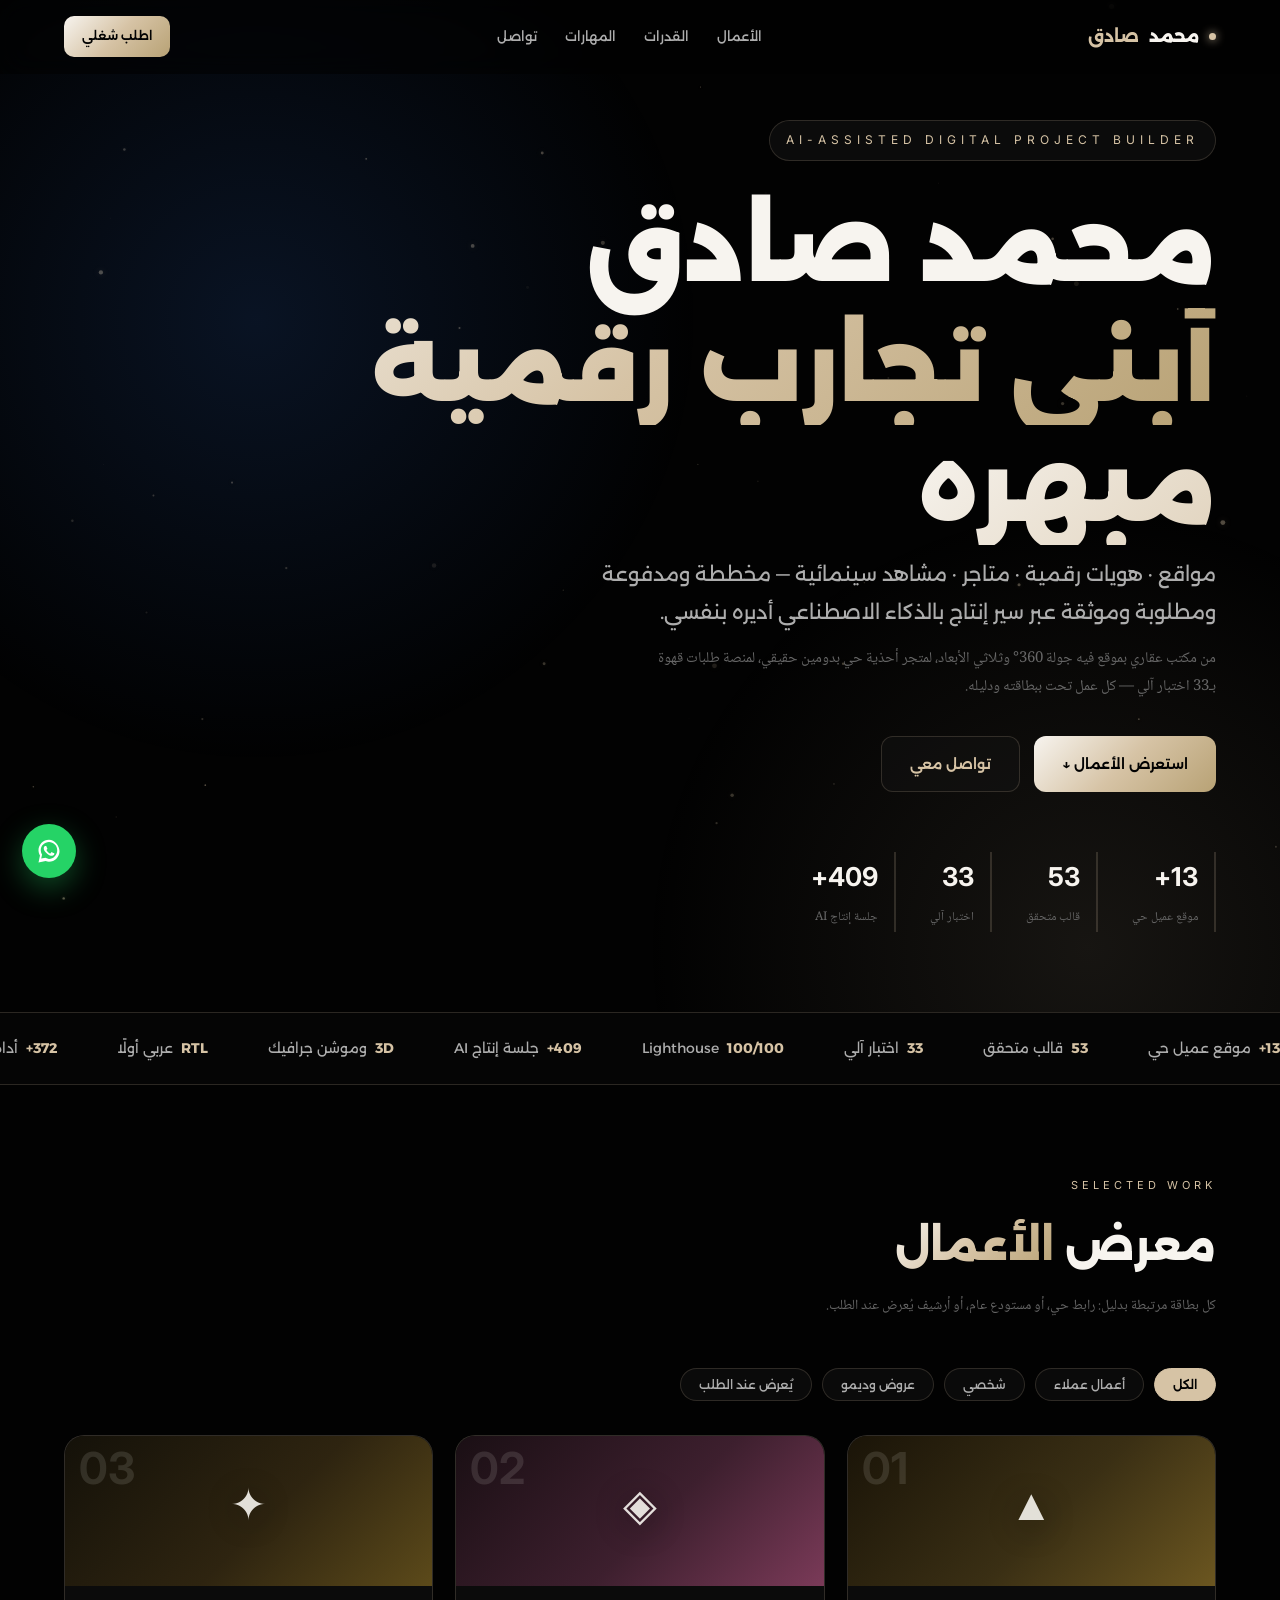
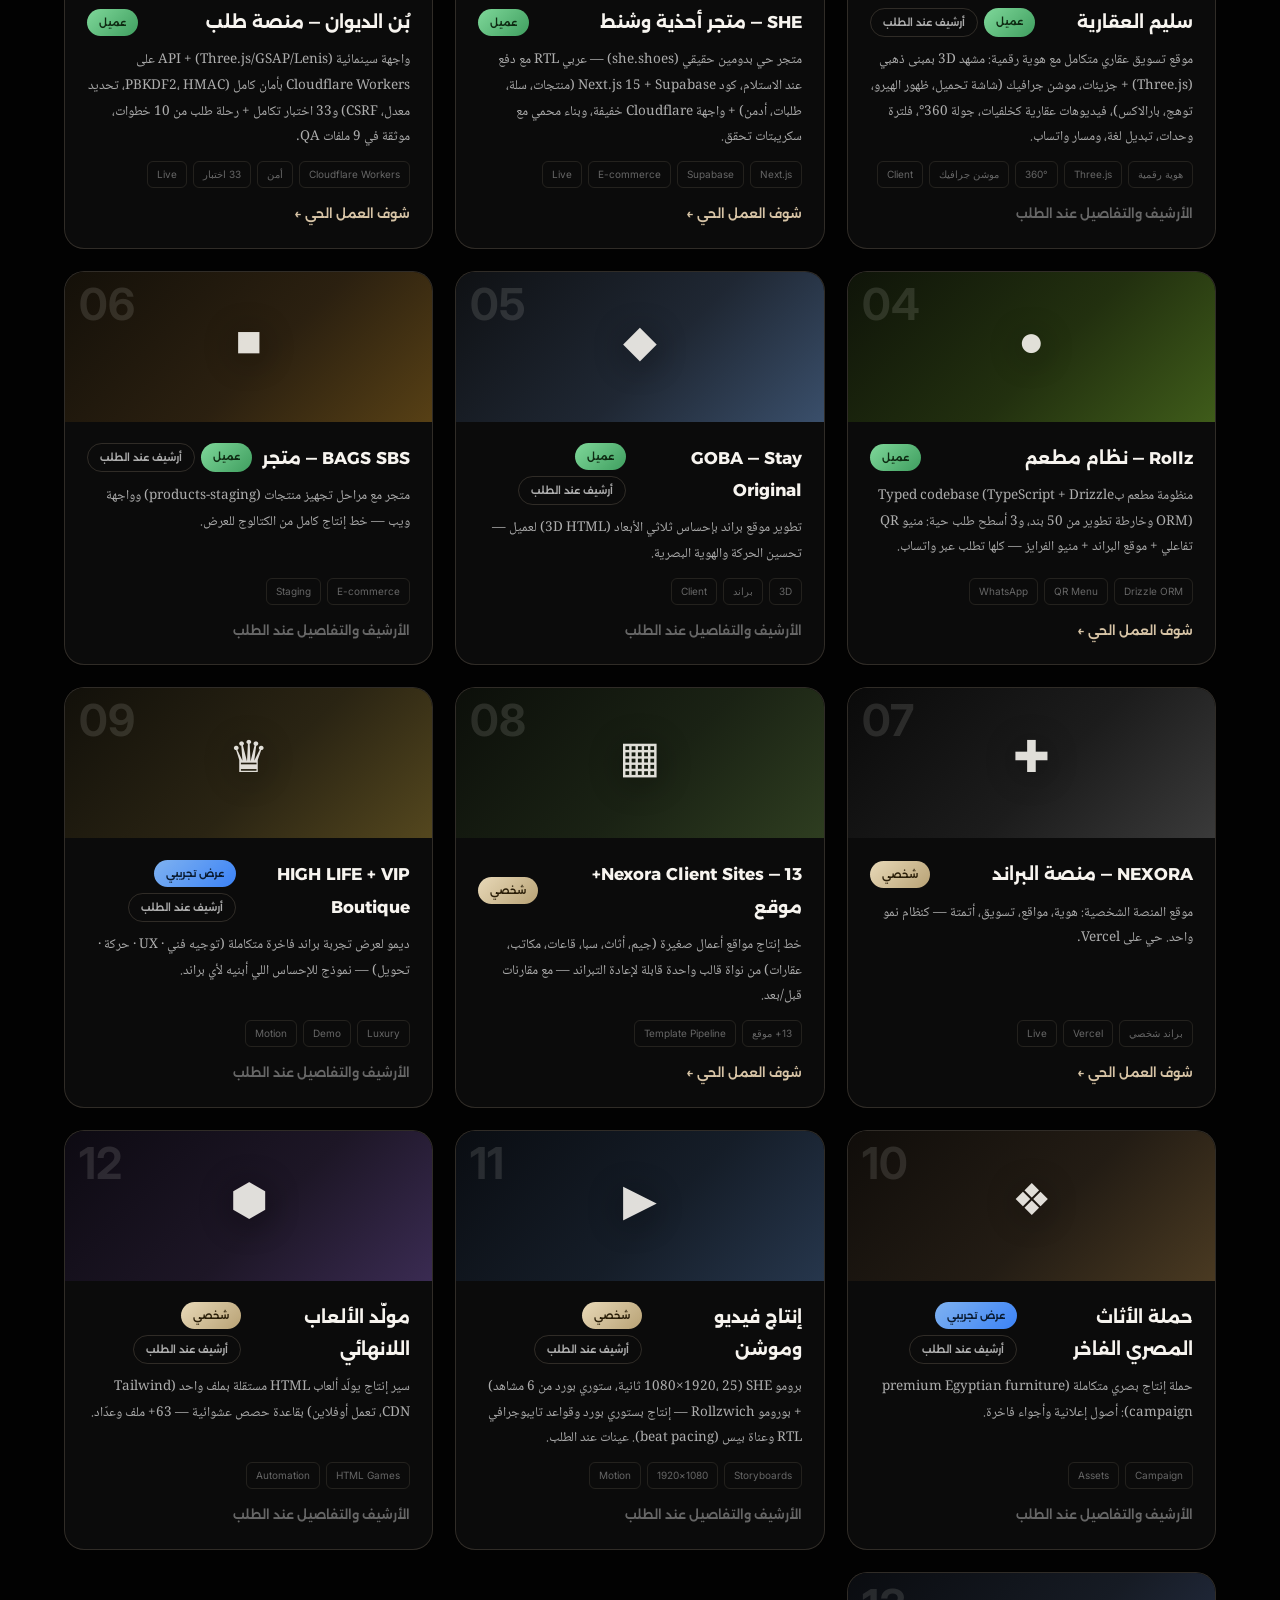
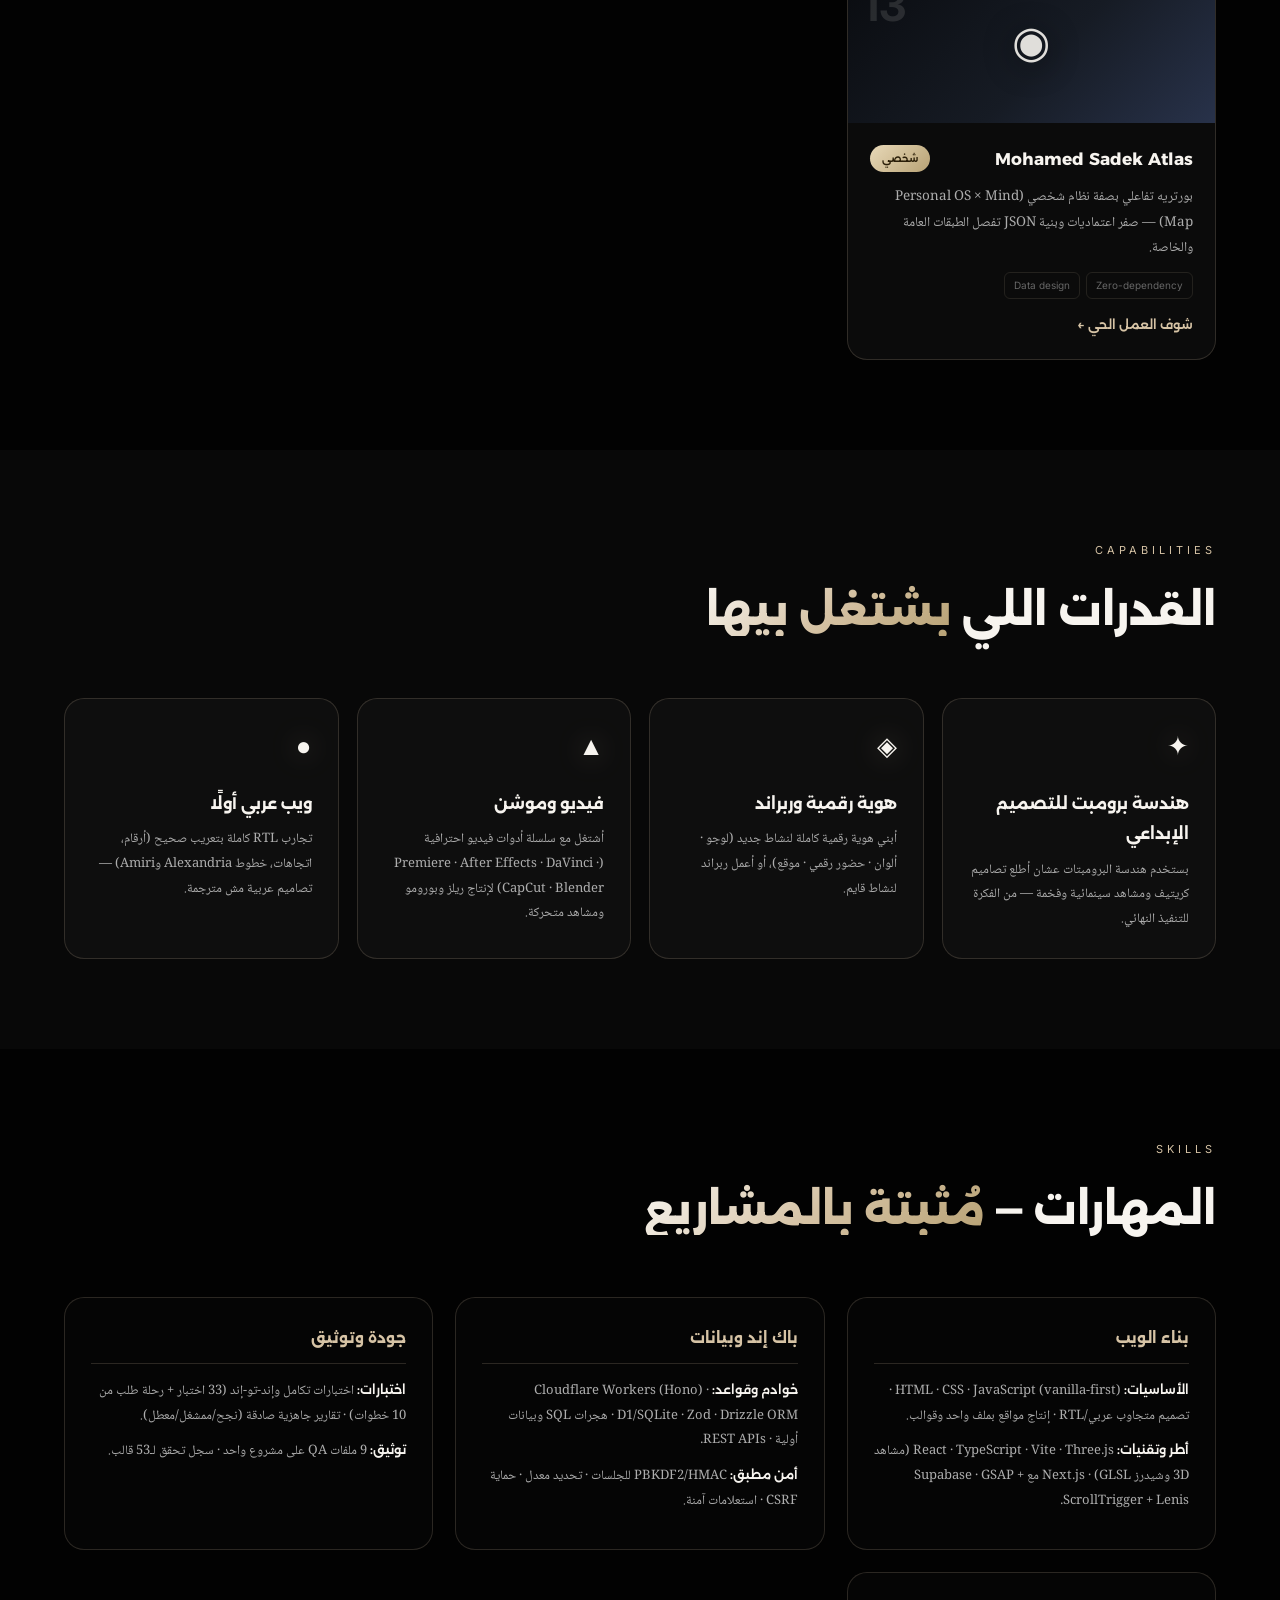
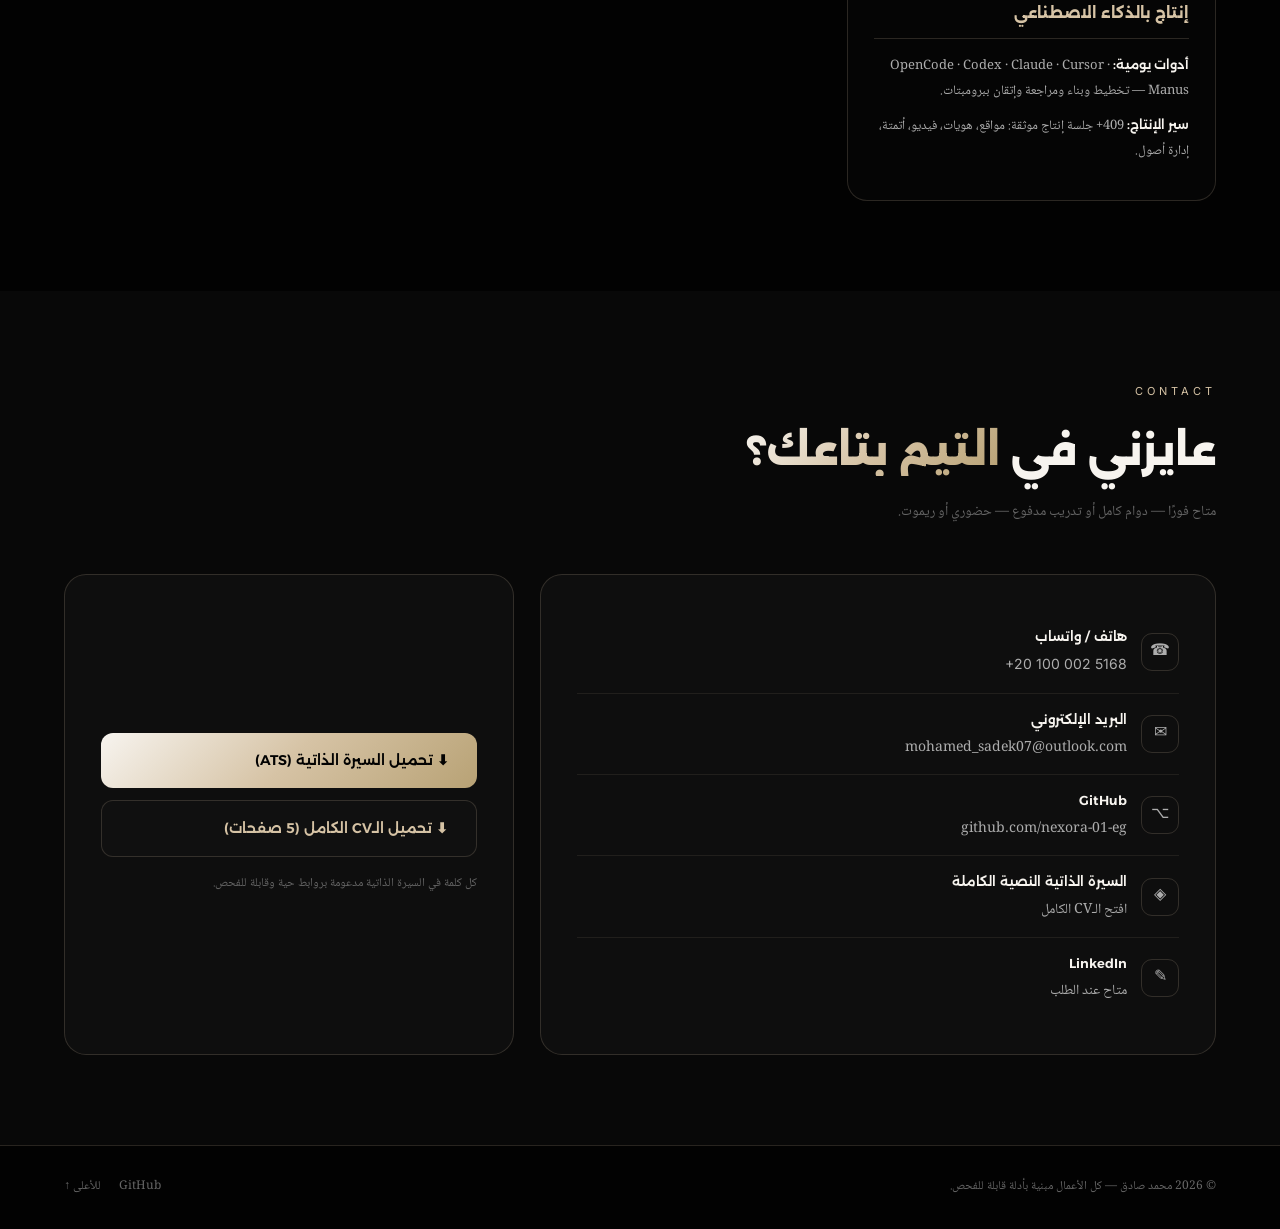
<file: portfolio/index.html>
<!DOCTYPE html>
<html lang="ar" dir="rtl">
<head>
<meta charset="UTF-8">
<meta name="viewport" content="width=device-width, initial-scale=1.0">
<title>محمد صادق — معرض الأعمال السينمائي | Cinematic Portfolio</title>
<meta name="description" content="محمد صادق — مبدع مشاريع رقمية: مواقع، هويات رقمية، متاجر، إنتاج فيديو ومشاهد سينمائية بأدوات الذكاء الاصطناعي. معرض أعمال موثق بروابط حية.">
<meta property="og:title" content="محمد صادق — معرض الأعمال السينمائي">
<meta property="og:description" content="مواقع · هويات رقمية · متاجر · إنتاج فيديو — كل عمل بروابط وأدلة حية.">
<meta property="og:type" content="website">
<meta property="og:locale" content="ar_EG">
<link rel="preconnect" href="https://fonts.googleapis.com">
<link rel="preconnect" href="https://fonts.gstatic.com" crossorigin>
<link href="https://fonts.googleapis.com/css2?family=Alexandria:wght@300;400;500;600;700;800;900&family=Noto+Naskh+Arabic:wght@400;500;600&family=Inter:wght@400;500;600;700&display=swap" rel="stylesheet">
<style>
/* ===== NEXORA IDENTITY TOKENS ===== */
:root{
  --b0:#020202; --b2:#080808; --b5:#151515;
  --gold:#D6C3A5; --gold-d:#b8a275;
  --white:#F7F4EF; --silver:#ADADAD; --muted:#666666;
  --line-g:rgba(214,195,165,.18);
  --ease:cubic-bezier(.16,1,.3,1);
  --f-head:"Alexandria",sans-serif;
  --f-body:"Noto Naskh Arabic",serif;
  --f-num:"Inter",sans-serif;
}
*{box-sizing:border-box;margin:0;padding:0}
html{scroll-behavior:smooth;overflow-x:clip}
body{background:var(--b0);color:var(--white);font-family:var(--f-body);line-height:1.9;overflow-x:clip}
::selection{background:var(--gold);color:var(--b0)}
img{max-width:100%;display:block}
a{color:inherit;text-decoration:none}

/* ===== PRELOADER ===== */
#preloader{position:fixed;inset:0;background:var(--b0);z-index:9999;display:flex;flex-direction:column;align-items:center;justify-content:center;gap:22px;transition:opacity .8s var(--ease),visibility .8s}
#preloader.done{opacity:0;visibility:hidden}
.pl-mono{font-family:var(--f-num);font-weight:700;font-size:15px;letter-spacing:6px;color:var(--gold);border:1px solid var(--line-g);padding:16px 26px;border-radius:50%;position:relative}
.pl-mono::after{content:"";position:absolute;inset:-1px;border-radius:50%;border:1px solid transparent;border-top-color:var(--gold);animation:spin 1s linear infinite}
@keyframes spin{to{transform:rotate(360deg)}}
.pl-bar{width:180px;height:1px;background:rgba(214,195,165,.15);position:relative;overflow:hidden}
.pl-bar i{position:absolute;inset:0;background:linear-gradient(90deg,transparent,var(--gold),transparent);animation:sweep 1.4s ease-in-out infinite}
@keyframes sweep{0%{transform:translateX(-100%)}100%{transform:translateX(100%)}}
.pl-word{font-family:var(--f-head);font-size:11px;letter-spacing:4px;color:var(--muted)}

/* ===== SCROLL PROGRESS ===== */
#progress{position:fixed;top:0;right:0;height:2px;background:linear-gradient(90deg,var(--gold-d),var(--gold));width:0;z-index:900;box-shadow:0 0 12px rgba(214,195,165,.5)}

/* ===== CANVAS ===== */
#fx{position:fixed;inset:0;z-index:0;pointer-events:none}
@media (prefers-reduced-motion:reduce){#fx{display:none}}

/* ===== NAV ===== */
nav{position:fixed;top:0;left:0;right:0;z-index:800;display:flex;align-items:center;justify-content:space-between;padding:16px 5vw;background:rgba(2,2,2,.6);backdrop-filter:blur(14px);border-bottom:1px solid transparent;transition:.5s var(--ease)}
nav.solid{border-bottom-color:var(--line-g);background:rgba(2,2,2,.85)}
.brand{font-family:var(--f-head);font-weight:800;font-size:17px;display:flex;align-items:center;gap:10px}
.brand b{color:var(--gold)}
.brand .dot{width:7px;height:7px;border-radius:50%;background:var(--gold);box-shadow:0 0 10px var(--gold)}
nav ul{display:flex;gap:28px;list-style:none;font-family:var(--f-head);font-size:13px;font-weight:500}
nav ul a{color:var(--silver);transition:.3s}
nav ul a:hover{color:var(--gold)}
.nav-cta{font-family:var(--f-head);font-size:12px;font-weight:600;color:var(--b0);background:linear-gradient(135deg,var(--white),var(--gold),var(--gold-d));padding:9px 18px;border-radius:10px;transition:.3s}
.nav-cta:hover{transform:translateY(-2px);box-shadow:0 8px 24px rgba(214,195,165,.25)}

/* ===== HERO ===== */
header.hero{position:relative;min-height:100svh;display:flex;flex-direction:column;justify-content:center;padding:120px 5vw 80px;z-index:1;overflow:hidden}
.hero-glow{position:absolute;width:70vw;height:70vw;max-width:900px;max-height:900px;left:-15vw;top:-10vw;background:radial-gradient(ellipse,rgba(59,130,246,.14),transparent 70%);z-index:-1}
.hero-glow.g2{left:auto;right:-20vw;top:auto;bottom:-30vw;background:radial-gradient(ellipse,rgba(214,195,165,.10),transparent 70%)}
.kicker{font-family:var(--f-num);font-size:12px;letter-spacing:5px;color:var(--gold);border:1px solid var(--line-g);display:inline-flex;width:max-content;padding:8px 16px;border-radius:100px;background:rgba(21,21,21,.5)}
h1.hero-title{font-family:var(--f-head);font-weight:900;font-size:clamp(40px,7.5vw,96px);line-height:1.25;margin:26px 0 8px}
h1 .grad{background:linear-gradient(135deg,#F7F4EF,#D6C3A5,#b8a275);-webkit-background-clip:text;background-clip:text;color:transparent}
.hero-sub{font-family:var(--f-head);font-weight:400;font-size:clamp(15px,2vw,20px);color:var(--silver);max-width:640px}
.hero-desc{max-width:560px;color:var(--muted);font-size:15px;margin-top:14px}
.hero-ctas{display:flex;gap:14px;margin-top:34px;flex-wrap:wrap}
.btn{font-family:var(--f-head);font-weight:600;font-size:14px;padding:14px 28px;border-radius:12px;transition:.35s var(--ease);display:inline-flex;align-items:center;gap:8px}
.btn-gold{color:var(--b0);background:linear-gradient(135deg,var(--white),var(--gold),var(--gold-d))}
.btn-gold:hover{transform:translateY(-3px);box-shadow:0 14px 36px rgba(214,195,165,.3)}
.btn-ghost{color:var(--gold);border:1px solid var(--line-g);background:rgba(21,21,21,.4)}
.btn-ghost:hover{border-color:var(--gold);transform:translateY(-3px)}
.hero-stats{display:flex;gap:34px;margin-top:60px;flex-wrap:wrap}
.hstat{border-right:2px solid var(--line-g);padding-right:16px}
.hstat b{display:block;font-family:var(--f-num);font-size:26px;font-weight:700;color:var(--white)}
.hstat span{font-size:12px;color:var(--muted)}

/* ===== SECTIONS ===== */
section{position:relative;z-index:1;padding:90px 5vw}
.sec-head{margin-bottom:48px}
.sec-kicker{font-family:var(--f-num);font-size:11px;letter-spacing:4px;color:var(--gold)}
.sec-title{font-family:var(--f-head);font-weight:800;font-size:clamp(26px,4vw,42px);margin-top:10px}
.sec-title .grad{background:linear-gradient(135deg,#F7F4EF,#D6C3A5,#b8a275);-webkit-background-clip:text;background-clip:text;color:transparent}
.sec-note{color:var(--muted);font-size:14px;margin-top:8px;max-width:640px}

/* reveal */
.rv{opacity:0;transform:translateY(26px);transition:opacity .9s var(--ease),transform .9s var(--ease)}
.rv.in{opacity:1;transform:none}
@media (prefers-reduced-motion:reduce){.rv{opacity:1;transform:none;transition:none}}

/* ===== TRUST MARQUEE ===== */
.trust{border-top:1px solid var(--line-g);border-bottom:1px solid var(--line-g);padding:22px 0;overflow:hidden;background:rgba(8,8,8,.7);position:relative;z-index:1}
.trust-track{display:flex;gap:60px;width:max-content;animation:mq 30s linear infinite;font-family:var(--f-head);font-size:14px;color:var(--silver);white-space:nowrap}
.trust-track b{color:var(--gold)}
.trust-track span{display:flex;align-items:center;gap:8px}
@keyframes mq{to{transform:translateX(50%)}}
@media (prefers-reduced-motion:reduce){.trust-track{animation:none}}

/* ===== GALLERY ===== */
.filters{display:flex;gap:10px;flex-wrap:wrap;margin-bottom:34px}
.chip{font-family:var(--f-head);font-size:12px;font-weight:500;color:var(--silver);border:1px solid var(--line-g);background:rgba(21,21,21,.45);padding:8px 18px;border-radius:100px;cursor:pointer;transition:.3s}
.chip:hover{color:var(--gold)}
.chip.on{color:var(--b0);background:var(--gold);border-color:var(--gold);font-weight:600}
.gallery{display:grid;grid-template-columns:repeat(auto-fill,minmax(330px,1fr));gap:22px}
.work{background:rgba(21,21,21,.55);border:1px solid var(--line-g);backdrop-filter:blur(12px);border-radius:20px;overflow:hidden;display:flex;flex-direction:column;transition:.45s var(--ease);position:relative}
.work:hover{transform:translateY(-6px);border-color:rgba(214,195,165,.45);box-shadow:0 22px 50px rgba(0,0,0,.55)}
.work-media{height:150px;position:relative;overflow:hidden;display:flex;align-items:center;justify-content:center}
.work-media .glyph{font-size:44px;opacity:.9;filter:drop-shadow(0 4px 18px rgba(0,0,0,.6));transition:.6s var(--ease)}
.work:hover .work-media .glyph{transform:scale(1.15) rotate(-4deg)}
.work-media .idx{position:absolute;top:10px;left:14px;font-family:var(--f-num);font-size:44px;font-weight:700;color:rgba(247,244,239,.12);line-height:1}
.work-body{padding:20px 22px 22px;display:flex;flex-direction:column;gap:10px;flex:1}
.work-top{display:flex;align-items:center;justify-content:space-between;gap:10px}
.work-title{font-family:var(--f-head);font-weight:700;font-size:17px}
.badge{font-family:var(--f-head);font-size:10px;font-weight:600;padding:4px 12px;border-radius:100px;white-space:nowrap}
.badge.client{color:#0e2a12;background:linear-gradient(135deg,#7fd89a,#3f9e5f)}
.badge.personal{color:#2a1e08;background:linear-gradient(135deg,#e8d9b8,#b8a275)}
.badge.demo{color:#0a1b30;background:linear-gradient(135deg,#7fb2f0,#3B82F6)}
.badge.archive{color:var(--silver);border:1px solid var(--line-g);background:transparent}
.work-desc{color:var(--silver);font-size:13.5px;flex:1}
.work-tags{display:flex;gap:6px;flex-wrap:wrap}
.tag{font-family:var(--f-num);font-size:10px;color:var(--muted);border:1px solid rgba(214,195,165,.12);padding:3px 9px;border-radius:6px}
.work-link{font-family:var(--f-head);font-size:12.5px;font-weight:600;color:var(--gold);display:inline-flex;align-items:center;gap:6px;margin-top:4px}
.work-link:hover{color:var(--white)}
.work-link.na{color:var(--muted);cursor:default}

/* ===== ABILITIES ===== */
.abilities{display:grid;grid-template-columns:repeat(auto-fit,minmax(250px,1fr));gap:18px}
.ab{background:rgba(21,21,21,.55);border:1px solid var(--line-g);backdrop-filter:blur(12px);border-radius:20px;padding:26px;transition:.4s var(--ease)}
.ab:hover{transform:translateY(-5px);border-color:rgba(214,195,165,.45)}
.ab .ico{font-size:26px;margin-bottom:14px;display:inline-block;filter:drop-shadow(0 0 14px rgba(214,195,165,.35))}
.ab h3{font-family:var(--f-head);font-size:16px;font-weight:700;margin-bottom:8px}
.ab p{color:var(--silver);font-size:13px}

/* ===== SKILLS ===== */
.skill-cols{display:grid;grid-template-columns:repeat(auto-fit,minmax(280px,1fr));gap:22px}
.scol{background:rgba(8,8,8,.7);border:1px solid var(--line-g);border-radius:20px;padding:26px}
.scol h3{font-family:var(--f-head);font-size:15px;font-weight:700;color:var(--gold);margin-bottom:14px;padding-bottom:10px;border-bottom:1px solid var(--line-g)}
.scol p{color:var(--silver);font-size:13px;margin-bottom:10px}
.scol p b{color:var(--white);font-family:var(--f-head);font-weight:600;font-size:12.5px}

/* ===== CONTACT ===== */
.contact-wrap{display:grid;grid-template-columns:1.2fr .8fr;gap:26px;align-items:stretch}
.contact-card{background:rgba(21,21,21,.55);border:1px solid var(--line-g);backdrop-filter:blur(12px);border-radius:22px;padding:36px}
.c-row{display:flex;align-items:center;gap:14px;padding:13px 0;border-bottom:1px solid rgba(214,195,165,.09);font-size:14px;color:var(--silver)}
.c-row:last-child{border-bottom:none}
.c-row .ci{width:38px;height:38px;border-radius:11px;border:1px solid var(--line-g);display:flex;align-items:center;justify-content:center;font-size:16px;flex-shrink:0}
.c-row b{color:var(--white);font-family:var(--f-head);font-weight:600;font-size:13px}
.c-row .num{font-family:var(--f-num);direction:ltr;unicode-bidi:embed}
.c-row a:hover{color:var(--gold)}
.cv-btns{display:flex;flex-direction:column;gap:12px;justify-content:center}
.cv-note{color:var(--muted);font-size:12px;margin-top:4px}

/* ===== FOOTER ===== */
footer{border-top:1px solid var(--line-g);padding:30px 5vw;display:flex;align-items:center;justify-content:space-between;gap:14px;flex-wrap:wrap;color:var(--muted);font-size:12px;position:relative;z-index:1}
footer .fl{display:flex;gap:18px;flex-wrap:wrap}
footer a:hover{color:var(--gold)}

/* ===== WHATSAPP FLOAT ===== */
.wa{position:fixed;bottom:22px;left:22px;z-index:850;width:54px;height:54px;border-radius:50%;background:#25D366;display:flex;align-items:center;justify-content:center;box-shadow:0 10px 30px rgba(37,211,102,.35);transition:.3s var(--ease)}
.wa:hover{transform:scale(1.1)}
.wa svg{width:28px;height:28px;fill:#fff}

/* ===== RESPONSIVE ===== */
@media (max-width:1200px){.contact-wrap{grid-template-columns:1fr}}
@media (max-width:768px){
  nav ul{display:none}
  section{padding:70px 6vw}
  .hero-stats{gap:20px}
  .hstat b{font-size:21px}
  .gallery{grid-template-columns:1fr}
  .kicker{font-size:10px;letter-spacing:2px;padding:7px 12px}
}
@media (max-width:480px){
  .hero-ctas .btn{width:100%;justify-content:center}
  .trust-track{font-size:12.5px;gap:36px}
  .work-media{height:120px}
}
</style>
</head>
<body>

<!-- PRELOADER -->
<div id="preloader">
  <div class="pl-mono">MS</div>
  <div class="pl-bar"><i></i></div>
  <div class="pl-word">CINEMATIC PORTFOLIO</div>
</div>

<div id="progress"></div>
<canvas id="fx"></canvas>

<!-- NAV -->
<nav id="nav">
  <a class="brand" href="#top"><span class="dot"></span>محمد <b>صادق</b></a>
  <ul>
    <li><a href="#works">الأعمال</a></li>
    <li><a href="#abilities">القدرات</a></li>
    <li><a href="#skills">المهارات</a></li>
    <li><a href="#contact">تواصل</a></li>
  </ul>
  <a class="nav-cta" href="#contact">اطلب شغلي</a>
</nav>

<!-- HERO -->
<header class="hero" id="top">
  <div class="hero-glow"></div><div class="hero-glow g2"></div>
  <span class="kicker rv">AI-ASSISTED DIGITAL PROJECT BUILDER</span>
  <h1 class="hero-title rv">محمد صادق<br><span class="grad">أبني تجارب رقمية مبهره</span></h1>
  <p class="hero-sub rv">مواقع · هويات رقمية · متاجر · مشاهد سينمائية — مخططة ومدفوعة ومطلوبة وموثقة عبر سير إنتاج بالذكاء الاصطناعي أديره بنفسي.</p>
  <p class="hero-desc rv">من مكتب عقاري بموقع فيه جولة 360° وثلاثي الأبعاد، لمتجر أحذية حي بدومين حقيقي، لمنصة طلبات قهوة بـ33 اختبار آلي — كل عمل تحت ببطاقته ودليله.</p>
  <div class="hero-ctas rv">
    <a class="btn btn-gold" href="#works">استعرض الأعمال ↓</a>
    <a class="btn btn-ghost" href="#contact">تواصل معي</a>
  </div>
  <div class="hero-stats rv">
    <div class="hstat"><b>13+</b><span>موقع عميل حي</span></div>
    <div class="hstat"><b>53</b><span>قالب متحقق</span></div>
    <div class="hstat"><b>33</b><span>اختبار آلي</span></div>
    <div class="hstat"><b>409+</b><span>جلسة إنتاج AI</span></div>
  </div>
</header>

<!-- TRUST MARQUEE -->
<div class="trust"><div class="trust-track" id="mq"></div></div>

<!-- GALLERY -->
<section id="works">
  <div class="sec-head rv">
    <div class="sec-kicker">SELECTED WORK</div>
    <h2 class="sec-title">معرض <span class="grad">الأعمال</span></h2>
    <p class="sec-note">كل بطاقة مرتبطة بدليل: رابط حي، أو مستودع عام، أو أرشيف يُعرض عند الطلب.</p>
  </div>
  <div class="filters rv" id="filters"></div>
  <div class="gallery" id="works-grid"></div>
</section>

<!-- ABILITIES -->
<section id="abilities" style="background:var(--b2)">
  <div class="sec-head rv">
    <div class="sec-kicker">CAPABILITIES</div>
    <h2 class="sec-title">القدرات اللي <span class="grad">بشتغل بيها</span></h2>
  </div>
  <div class="abilities">
    <div class="ab rv"><span class="ico">✦</span><h3>هندسة برومبت للتصميم الإبداعي</h3><p>بستخدم هندسة البرومبتات عشان أطلع تصاميم كريتيف ومشاهد سينمائية وفخمة — من الفكرة للتنفيذ النهائي.</p></div>
    <div class="ab rv"><span class="ico">◈</span><h3>هوية رقمية وربراند</h3><p>أبني هوية رقمية كاملة لنشاط جديد (لوجو · ألوان · حضور رقمي · موقع)، أو أعمل ربراند لنشاط قايم.</p></div>
    <div class="ab rv"><span class="ico">▲</span><h3>فيديو وموشن</h3><p>أشتغل مع سلسلة أدوات فيديو احترافية (Premiere · After Effects · DaVinci · CapCut · Blender) لإنتاج ريلز وبورومو ومشاهد متحركة.</p></div>
    <div class="ab rv"><span class="ico">●</span><h3>ويب عربي أولًا</h3><p>تجارب RTL كاملة بتعريب صحيح (أرقام، اتجاهات، خطوط Alexandria وAmiri) — تصاميم عربية مش مترجمة.</p></div>
  </div>
</section>

<!-- SKILLS -->
<section id="skills">
  <div class="sec-head rv">
    <div class="sec-kicker">SKILLS</div>
    <h2 class="sec-title">المهارات — <span class="grad">مُثبتة بالمشاريع</span></h2>
  </div>
  <div class="skill-cols">
    <div class="scol rv">
      <h3>بناء الويب</h3>
      <p><b>الأساسيات:</b> HTML · CSS · JavaScript (vanilla-first) · تصميم متجاوب عربي/RTL · إنتاج مواقع بملف واحد وقوالب.</p>
      <p><b>أطر وتقنيات:</b> React · TypeScript · Vite · Three.js (مشاهد 3D وشيدرز GLSL) · Next.js مع Supabase · GSAP + ScrollTrigger + Lenis.</p>
    </div>
    <div class="scol rv">
      <h3>باك إند وبيانات</h3>
      <p><b>خوادم وقواعد:</b> Cloudflare Workers (Hono) · D1/SQLite · Zod · Drizzle ORM · هجرات SQL وبيانات أولية · REST APIs.</p>
      <p><b>أمن مطبق:</b> PBKDF2/HMAC للجلسات · تحديد معدل · حماية CSRF · استعلامات آمنة.</p>
    </div>
    <div class="scol rv">
      <h3>جودة وتوثيق</h3>
      <p><b>اختبارات:</b> اختبارات تكامل وإند-تو-إند (33 اختبار + رحلة طلب من 10 خطوات) · تقارير جاهزية صادقة (نجح/ممشغل/معطل).</p>
      <p><b>توثيق:</b> 9 ملفات QA على مشروع واحد · سجل تحقق لـ53 قالب.</p>
    </div>
    <div class="scol rv">
      <h3>إنتاج بالذكاء الاصطناعي</h3>
      <p><b>أدوات يومية:</b> OpenCode · Codex · Claude · Cursor · Manus — تخطيط وبناء ومراجعة وإتقان ببرومبتات.</p>
      <p><b>سير الإنتاج:</b> 409+ جلسة إنتاج موثقة: مواقع، هويات، فيديو، أتمتة، إدارة أصول.</p>
    </div>
  </div>
</section>

<!-- CONTACT -->
<section id="contact" style="background:var(--b2)">
  <div class="sec-head rv">
    <div class="sec-kicker">CONTACT</div>
    <h2 class="sec-title">عايزني في <span class="grad">التيم بتاعك؟</span></h2>
    <p class="sec-note">متاح فورًا — دوام كامل أو تدريب مدفوع — حضوري أو ريموت.</p>
  </div>
  <div class="contact-wrap">
    <div class="contact-card rv">
      <div class="c-row"><span class="ci">☎</span><div><b>هاتف / واتساب</b><br><a class="num" href="tel:+201000025168">+20 100 002 5168</a></div></div>
      <div class="c-row"><span class="ci">✉</span><div><b>البريد الإلكتروني</b><br><a href="mailto:mohamed_sadek07@outlook.com">mohamed_sadek07@outlook.com</a></div></div>
      <div class="c-row"><span class="ci">⌥</span><div><b>GitHub</b><br><a href="https://github.com/nexora-01-eg" target="_blank" rel="noopener">github.com/nexora-01-eg</a></div></div>
      <div class="c-row"><span class="ci">◈</span><div><b>السيرة الذاتية النصية الكاملة</b><br><a href="../full-cv.html" target="_blank" rel="noopener">افتح الـCV الكامل</a></div></div>
      <div class="c-row"><span class="ci">✎</span><div><b>LinkedIn</b><br>متاح عند الطلب</div></div>
    </div>
    <div class="contact-card rv cv-btns">
      <a class="btn btn-gold" href="../downloads/Mohamed-Sadek-ATS-Resume.pdf" target="_blank" rel="noopener">⬇ تحميل السيرة الذاتية (ATS)</a>
      <a class="btn btn-ghost" href="../downloads/Mohamed-Sadek-Portfolio-CV.pdf" target="_blank" rel="noopener">⬇ تحميل الـCV الكامل (5 صفحات)</a>
      <p class="cv-note">كل كلمة في السيرة الذاتية مدعومة بروابط حية وقابلة للفحص.</p>
    </div>
  </div>
</section>

<footer>
  <span>© <span id="yr"></span> محمد صادق — كل الأعمال مبنية بأدلة قابلة للفحص.</span>
  <div class="fl">
    <a href="https://github.com/nexora-01-eg" target="_blank" rel="noopener">GitHub</a>
    <a href="#top">للأعلى ↑</a>
  </div>
</footer>

<!-- WHATSAPP FLOAT -->
<a class="wa" href="https://wa.me/201000025168" target="_blank" rel="noopener" aria-label="WhatsApp">
  <svg viewBox="0 0 32 32"><path d="M16 3C9.4 3 4 8.4 4 15c0 2.1.6 4.2 1.7 6L4 29l8.2-1.6c1.2.6 2.5.9 3.8.9h0c6.6 0 12-5.4 12-12S22.6 3 16 3zm0 22h0c-1.2 0-2.4-.3-3.4-.9l-.6-.4-4.9 1 1-4.8-.4-.6C7.1 18 6.6 16.5 6.6 15 6.6 9.8 10.8 5.6 16 5.6S25.4 9.8 25.4 15 21.2 25 16 25zm5.5-6.7c-.3-.2-1.8-.9-2-1-.3-.1-.5-.2-.7.2-.2.3-.8 1-.9 1.2-.2.2-.3.2-.6.1-.3-.2-1.3-.5-2.4-1.5-.9-.8-1.5-1.8-1.7-2.1-.2-.3 0-.5.1-.6l.5-.5c.2-.2.2-.3.3-.5.1-.2 0-.4 0-.5-.1-.2-.7-1.7-1-2.3-.3-.6-.5-.5-.7-.5h-.6c-.2 0-.5.1-.8.4-.3.3-1 1-1 2.5s1.1 2.9 1.2 3.1c.2.2 2.1 3.2 5.1 4.5.7.3 1.3.5 1.7.6.7.2 1.4.2 1.9.1.6-.1 1.8-.7 2-1.4.3-.7.3-1.3.2-1.4-.1-.2-.3-.2-.6-.4z"/></svg>
</a>

<script>
/* ===== PRELOADER HIDE — registered FIRST so nothing can block it ===== */
const hidePl=()=>document.getElementById("preloader").classList.add("done");
addEventListener("load",()=>setTimeout(hidePl,650));
setTimeout(hidePl,2500);

/* ============================================================
   قالب معرض الأعمال — ➕ لإضافة عمل جديد: انسخ كائنًا داخل WORKS
   وعدّل الحقول فقط. الفلترة والعرض تلقائيان.
   type: "client" | "personal" | "demo" | "archive"(ضمن أي نوع + أرشيف)
============================================================ */
const WORKS = [
  {t:"سليم العقارية", type:"client", glyph:"▲", g:"linear-gradient(135deg,#1a1408,#3a2f14 55%,#6b5620)", desc:"موقع تسويق عقاري متكامل مع هوية رقمية: مشهد 3D بمبنى ذهبي (Three.js) + جزيئات، موشن جرافيك (شاشة تحميل، ظهور الهيرو، توهج، بارالاكس)، فيديوهات عقارية كخلفيات، جولة 360°، فلترة وحدات، تبديل لغة، ومسار واتساب.", tags:["هوية رقمية","Three.js","360°","موشن جرافيك","Client"], link:null, arch:true},
  {t:"SHE — متجر أحذية وشنط", type:"client", glyph:"◈", g:"linear-gradient(135deg,#1a0f14,#3d1f2e 55%,#7a3a58)", desc:"متجر حي بدومين حقيقي (she.shoes) — عربي RTL مع دفع عند الاستلام، كود Next.js 15 + Supabase (منتجات، سلة، طلبات، أدمن) + واجهة Cloudflare خفيفة، وبناء محمي مع سكريبتات تحقق.", tags:["Next.js","Supabase","E-commerce","Live"], link:"https://she.shoes/"},
  {t:"بُن الديوان — منصة طلب", type:"client", glyph:"✦", g:"linear-gradient(135deg,#141109,#2e2410 55%,#5c4a1a)", desc:"واجهة سينمائية (Three.js/GSAP/Lenis) + API على Cloudflare Workers بأمان كامل (PBKDF2، HMAC، تحديد معدل، CSRF) و33 اختبار تكامل + رحلة طلب من 10 خطوات، موثقة في 9 ملفات QA.", tags:["Cloudflare Workers","أمن","33 اختبار","Live"], link:"https://nexora-01-eg.github.io/al-diwan-coffee/"},
  {t:"Rollz — نظام مطعم", type:"client", glyph:"●", g:"linear-gradient(135deg,#0f1409,#22300f 55%,#3f5c1a)", desc:"منظومة مطعم بTyped codebase (TypeScript + Drizzle ORM) وخارطة تطوير من 50 بند، و3 أسطح طلب حية: منيو QR تفاعلي + موقع البراند + منيو الفرايز — كلها تطلب عبر واتساب.", tags:["Drizzle ORM","QR Menu","WhatsApp"], link:"https://rollzqrmenu-jjayceny.manus.space/"},
  {t:"GOBA — Stay Original", type:"client", glyph:"◆", g:"linear-gradient(135deg,#0f1114,#1f2733 55%,#3a4f6b)", desc:"تطوير موقع براند بإحساس ثلاثي الأبعاد (3D HTML) لعميل — تحسين الحركة والهوية البصرية.", tags:["3D","براند","Client"], link:null, arch:true},
  {t:"BAGS SBS — متجر", type:"client", glyph:"■", g:"linear-gradient(135deg,#141009,#2b2010 55%,#574015)", desc:"متجر مع مراحل تجهيز منتجات (products-staging) وواجهة ويب — خط إنتاج كامل من الكتالوج للعرض.", tags:["E-commerce","Staging"], link:null, arch:true},
  {t:"NEXORA — منصة البراند", type:"personal", glyph:"✚", g:"linear-gradient(135deg,#0a0a0a,#1c1c1c 55%,#3a3a3a)", desc:"موقع المنصة الشخصية: هوية، مواقع، تسويق، أتمتة — كنظام نمو واحد. حي على Vercel.", tags:["براند شخصي","Vercel","Live"], link:"https://nexora01eg.vercel.app/"},
  {t:"Nexora Client Sites — 13+ موقع", type:"personal", glyph:"▦", g:"linear-gradient(135deg,#0c0f0a,#1a2214 55%,#2e3d20)", desc:"خط إنتاج مواقع أعمال صغيرة (جيم، أثاث، سبا، قاعات، مكاتب، عقارات) من نواة قالب واحدة قابلة لإعادة التبراند — مع مقارنات قبل/بعد.", tags:["13+ موقع","Template Pipeline"], link:"https://github.com/nexora-01-eg/nexora-client-sites"},
  {t:"HIGH LIFE + VIP Boutique", type:"demo", glyph:"♛", g:"linear-gradient(135deg,#12100a,#2a2413 55%,#54471e)", desc:"ديمو لعرض تجربة براند فاخرة متكاملة (توجيه فني · UX · حركة · تحويل) — نموذج للإحساس اللي أبنيه لأي براند.", tags:["Luxury","Demo","Motion"], link:null, arch:true},
  {t:"حملة الأثاث المصري الفاخر", type:"demo", glyph:"❖", g:"linear-gradient(135deg,#100d0a,#231c14 55%,#4a3a22)", desc:"حملة إنتاج بصري متكاملة (premium Egyptian furniture campaign): أصول إعلانية وأجواء فاخرة.", tags:["Campaign","Assets"], link:null, arch:true},
  {t:"إنتاج فيديو وموشن", type:"personal", glyph:"▶", g:"linear-gradient(135deg,#0a0d12,#151d28 55%,#26364c)", desc:"برومو SHE (1080×1920، 25 ثانية، ستوري بورد من 6 مشاهد) + بورومو Rollzwich — إنتاج بستوري بورد وقواعد تايبوجرافي RTL وعناة بيس (beat pacing). عينات عند الطلب.", tags:["Storyboards","1080×1920","Motion"], link:null, arch:true},
  {t:"مولّد الألعاب اللانهائي", type:"personal", glyph:"⬢", g:"linear-gradient(135deg,#0d0a12,#1d1626 55%,#3a2b52)", desc:"سير إنتاج يولّد ألعاب HTML مستقلة بملف واحد (Tailwind CDN، تعمل أوفلاين) بقاعدة حصص عشوائية — 63+ ملف وعدّاد.", tags:["HTML Games","Automation"], link:null, arch:true},
  {t:"Mohamed Sadek Atlas", type:"personal", glyph:"◉", g:"linear-gradient(135deg,#0a0c10,#161b24 55%,#28324a)", desc:"بورتريه تفاعلي بصفة نظام شخصي (Personal OS × Mind Map) — صفر اعتماديات وبنية JSON تفصل الطبقات العامة والخاصة.", tags:["Zero-dependency","Data design"], link:"https://github.com/nexora-01-eg/mohamed-sadek-atlas"}
];

/* ===== RENDER GALLERY ===== */
const TYPE_LABEL = {client:"عميل", personal:"شخصي", demo:"عرض تجريبي"};
const grid = document.getElementById("works-grid");
const filtersEl = document.getElementById("filters");
let curFilter = "all";

function cardClass(w){return "work rv";}
function mediaStyle(w){return w.g;}

function render(){
  grid.innerHTML = "";
  WORKS.forEach((w,i)=>{
    if(curFilter==="arch" && !w.arch) return;
    if(["client","personal","demo"].includes(curFilter) && w.type!==curFilter) return;
    const el = document.createElement("article");
    el.className = cardClass(w);
    el.style.transitionDelay = (i%3*70)+"ms";
    const badge = `<span class="badge ${w.type}">${TYPE_LABEL[w.type]}</span>${w.arch?`<span class="badge archive">أرشيف عند الطلب</span>`:""}`;
    const link = w.link
      ? `<a class="work-link" href="${w.link}" target="_blank" rel="noopener">شوف العمل الحي ←</a>`
      : `<span class="work-link na">الأرشيف والتفاصيل عند الطلب</span>`;
    el.innerHTML = `
      <div class="work-media" style="background:${mediaStyle(w)}"><span class="glyph">${w.glyph}</span><span class="idx">${String(i+1).padStart(2,"0")}</span></div>
      <div class="work-body">
        <div class="work-top"><h3 class="work-title">${w.t}</h3><div style="display:flex;gap:6px;flex-wrap:wrap">${badge}</div></div>
        <p class="work-desc">${w.desc}</p>
        <div class="work-tags">${w.tags.map(t=>`<span class="tag">${t}</span>`).join("")}</div>
        ${link}
      </div>`;
    grid.appendChild(el);
  });
  observeAll();
}
function renderFilters(){
  const opts = [["all","الكل"],["client","أعمال عملاء"],["personal","شخصي"],["demo","عروض وديمو"],["arch","يُعرض عند الطلب"]];
  filtersEl.innerHTML = "";
  opts.forEach(([k,l])=>{
    const b = document.createElement("button");
    b.className = "chip"+(k===curFilter?" on":"");
    b.textContent = l;
    b.onclick = ()=>{curFilter=k;renderFilters();render();};
    filtersEl.appendChild(b);
  });
}
renderFilters(); render();

/* ===== MARQUEE ===== */
const MQ = ["<b>13+</b> موقع عميل حي","<b>53</b> قالب متحقق","<b>33</b> اختبار آلي","<b>100/100</b> Lighthouse","<b>409+</b> جلسة إنتاج AI","<b>3D</b> وموشن جرافيك","<b>RTL</b> عربي أولًا","<b>372+</b> أداة أتمتة"];
document.getElementById("mq").innerHTML = [...MQ,...MQ,...MQ,...MQ].map(x=>`<span>${x}</span>`).join("");

/* ===== REVEAL ===== */
var io=null;
function observeAll(){
  if(!io){
    io=new IntersectionObserver(es=>es.forEach(e=>{if(e.isIntersecting){e.target.classList.add("in");io.unobserve(e.target);}}),{threshold:.12});
  }
  document.querySelectorAll(".rv:not(.in)").forEach(el=>io.observe(el));
}
observeAll();

/* ===== NAV SOLID + PROGRESS ===== */
const nav=document.getElementById("nav"),prog=document.getElementById("progress");
addEventListener("scroll",()=>{
  nav.classList.toggle("solid",scrollY>40);
  const h=document.documentElement, p=scrollY/(h.scrollHeight-h.clientHeight);
  prog.style.width=(p*100)+"%";
},{passive:true});

/* ===== PARTICLES (golden dust) ===== */
(function(){
  const c=document.getElementById("fx"),x=c.getContext("2d");
  let W,H,ps=[],mx=0,my=0,raf,running=true;
  const N=()=>Math.min(90,Math.floor(innerWidth*innerHeight/22000));
  function size(){W=c.width=innerWidth;H=c.height=innerHeight;ps=Array.from({length:N()},()=>mk(true));}
  function mk(init){return{x:Math.random()*W,y:init?Math.random()*H:H+20,z:.3+Math.random()*.7,r:.6+Math.random()*1.6,s:.12+Math.random()*.35,o:.15+Math.random()*.5,tw:Math.random()*6.28};}
  function draw(){
    if(!running)return raf=requestAnimationFrame(draw);
    x.clearRect(0,0,W,H);
    const sy=scrollY*.06;
    for(const p of ps){
      p.y-=p.s*p.z; p.tw+=.02;
      if(p.y<-30){Object.assign(p,mk(false));}
      const ox=Math.sin(p.tw)*6+mx*10*p.z, oy=sy*p.z;
      x.beginPath();
      x.arc(p.x+ox,p.y+oy,p.r*p.z*1.4,0,6.28);
      x.fillStyle=`rgba(214,195,165,${(p.o*.55+Math.sin(p.tw)*.1).toFixed(3)})`;
      x.shadowColor="rgba(214,195,165,.5)";x.shadowBlur=p.z*8;
      x.fill();x.shadowBlur=0;
    }
    raf=requestAnimationFrame(draw);
  }
  addEventListener("mousemove",e=>{mx=(e.clientX/innerWidth-.5);my=(e.clientY/innerHeight-.5);},{passive:true});
  addEventListener("resize",size);
  document.addEventListener("visibilitychange",()=>{running=!document.hidden;if(running)draw();});
  if(matchMedia("(prefers-reduced-motion: reduce)").matches){/* static: no particles */}
  else{size();draw();}
})();

/* ===== YEAR ===== */
document.getElementById("yr").textContent=new Date().getFullYear();
</script>
</body>
</html>
</file>
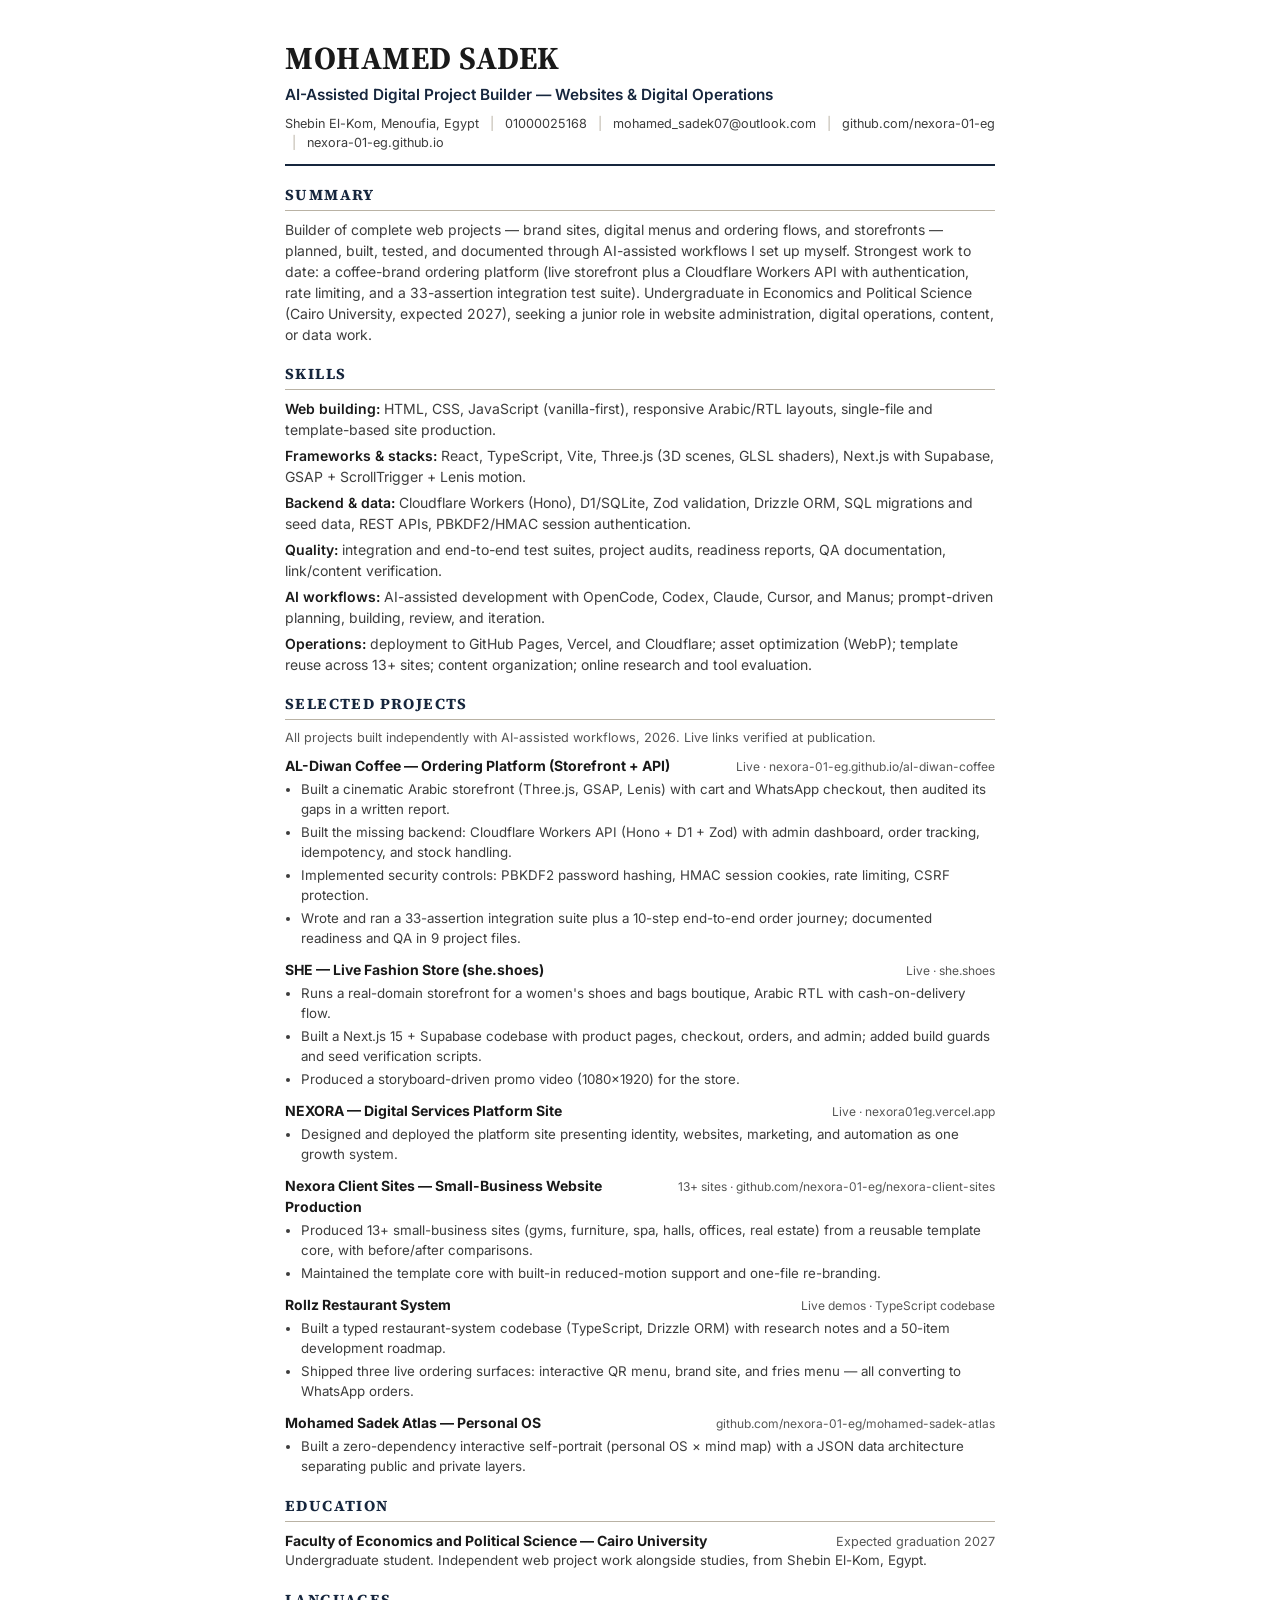
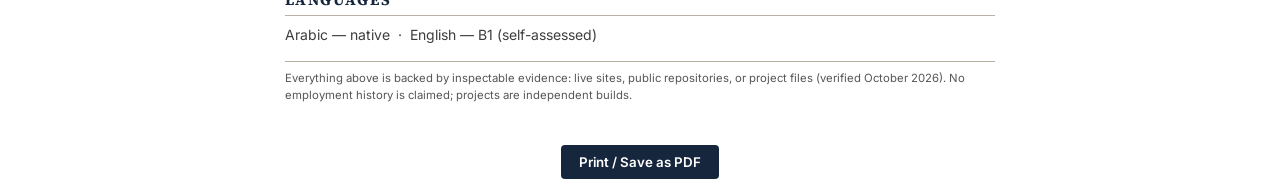
<file: ats-resume.html>
<!DOCTYPE html>
<html lang="en">
<head>
<meta charset="UTF-8">
<meta name="viewport" content="width=device-width, initial-scale=1.0">
<title>Mohamed Sadek — Résumé (ATS)</title>
<meta name="description" content="ATS-friendly résumé of Mohamed Sadek — AI-assisted digital project builder, websites and digital operations.">
<link rel="preconnect" href="https://fonts.googleapis.com">
<link rel="preconnect" href="https://fonts.gstatic.com" crossorigin>
<link href="https://fonts.googleapis.com/css2?family=Inter:wght@400;500;600;700&family=Source+Serif+4:wght@600;700&display=swap" rel="stylesheet">
<style>
  /* ATS résumé — single column, no tables for layout, no graphics, no skill bars */
  :root {
    --ink: #1a1a1a; --soft: #3d3d3d; --navy: #16263d; --muted: #565656;
    --line: #b9b2a4; --sans: "Inter","Segoe UI",Arial,sans-serif; --serif: "Source Serif 4",Georgia,serif;
  }
  * { box-sizing: border-box; margin: 0; padding: 0; }
  body { font-family: var(--sans); color: var(--ink); font-size: 10.5pt; line-height: 1.5; background: #fff; }
  .page { max-width: 790px; margin: 0 auto; padding: 34px 40px; }

  header.rh { text-align: left; border-bottom: 2.5px solid var(--navy); padding-bottom: 12px; margin-bottom: 16px; }
  header.rh h1 { font-family: var(--serif); font-size: 24pt; letter-spacing: 0.5px; color: var(--ink); }
  header.rh .headline { font-size: 11.5pt; color: var(--navy); font-weight: 600; margin-top: 2px; }
  header.rh .contact { margin-top: 7px; font-size: 9.5pt; color: var(--soft); overflow-wrap: break-word; }
  header.rh .contact span.sep { color: var(--line); margin: 0 7px; }
  header.rh .contact a { color: var(--soft); text-decoration: none; }

  h2 { font-family: var(--serif); font-size: 11.5pt; letter-spacing: 1.4px; text-transform: uppercase;
       color: var(--navy); border-bottom: 1px solid var(--line); padding-bottom: 3px; margin: 18px 0 8px; }

  p.sum { color: var(--soft); }
  .cols { display: grid; grid-template-columns: 1fr; gap: 4px 24px; }
  .skills p { margin-bottom: 5px; color: var(--soft); }
  .skills p strong { color: var(--ink); font-weight: 600; }

  .job, .proj { margin-bottom: 10px; break-inside: avoid; }
  .proj .row1 { display: flex; justify-content: space-between; gap: 12px; align-items: baseline; }
  .proj h3 { font-size: 10.5pt; font-weight: 700; color: var(--ink); }
  .proj .meta { font-size: 9pt; color: var(--muted); white-space: nowrap; }
  .proj p.role { font-size: 9.5pt; color: var(--muted); font-style: italic; margin-top: 1px; }
  ul.b { margin: 4px 0 2px 16px; }
  ul.b li { margin-bottom: 3px; color: var(--soft); font-size: 10pt; }
  ul.b li strong { color: var(--ink); font-weight: 600; }
  .proj .link { font-size: 9pt; color: var(--navy); word-break: break-all; }

  .edu .row1 { display: flex; justify-content: space-between; gap: 12px; align-items: baseline; }
  .edu h3 { font-size: 10.5pt; font-weight: 700; }
  .edu .meta { font-size: 9.5pt; color: var(--muted); white-space: nowrap; }
  .edu p.d { color: var(--soft); font-size: 10pt; }
  .lang p { color: var(--soft); }

  footer.note { margin-top: 16px; padding-top: 8px; border-top: 1px solid var(--line);
                font-size: 8.5pt; color: var(--muted); }

  @page { size: A4; margin: 0; }
  @media print { body { font-size: 10pt; } .page { padding: 26px 34px; } a { color: inherit; } }
  @media (max-width: 640px) { .page { padding: 22px 18px; } .proj .row1 { flex-wrap: wrap; } }
  .no-print { margin: 14px auto 0; display: block; width: max-content; }
  .no-print a { font: 600 10pt var(--sans); color: #fff; background: var(--navy); padding: 9px 18px; border-radius: 4px; text-decoration: none; }
  @media print { .no-print { display: none; } }
</style>
</head>
<body>
<div class="page" id="content">

  <header class="rh">
    <h1>MOHAMED SADEK</h1>
    <p class="headline">AI-Assisted Digital Project Builder — Websites &amp; Digital Operations</p>
    <p class="contact">
      Shebin El-Kom, Menoufia, Egypt
      <span class="sep">|</span> 01000025168
      <span class="sep">|</span> <a href="mailto:mohamed_sadek07@outlook.com">mohamed_sadek07@outlook.com</a>
      <span class="sep">|</span> <a href="https://github.com/nexora-01-eg">github.com/nexora-01-eg</a>
      <span class="sep">|</span> <a href="https://nexora-01-eg.github.io/">nexora-01-eg.github.io</a>
    </p>
  </header>

  <section>
    <h2>Summary</h2>
    <p class="sum">
      Builder of complete web projects — brand sites, digital menus and ordering flows, and
      storefronts — planned, built, tested, and documented through AI-assisted workflows I set up
      myself. Strongest work to date: a coffee-brand ordering platform (live storefront plus a
      Cloudflare Workers API with authentication, rate limiting, and a 33-assertion integration
      test suite). Undergraduate in Economics and Political Science (Cairo University, expected
      2027), seeking a junior role in website administration, digital operations, content, or
      data work.
    </p>
  </section>

  <section>
    <h2>Skills</h2>
    <div class="skills">
      <p><strong>Web building:</strong> HTML, CSS, JavaScript (vanilla-first), responsive Arabic/RTL layouts, single-file and template-based site production.</p>
      <p><strong>Frameworks &amp; stacks:</strong> React, TypeScript, Vite, Three.js (3D scenes, GLSL shaders), Next.js with Supabase, GSAP + ScrollTrigger + Lenis motion.</p>
      <p><strong>Backend &amp; data:</strong> Cloudflare Workers (Hono), D1/SQLite, Zod validation, Drizzle ORM, SQL migrations and seed data, REST APIs, PBKDF2/HMAC session authentication.</p>
      <p><strong>Quality:</strong> integration and end-to-end test suites, project audits, readiness reports, QA documentation, link/content verification.</p>
      <p><strong>AI workflows:</strong> AI-assisted development with OpenCode, Codex, Claude, Cursor, and Manus; prompt-driven planning, building, review, and iteration.</p>
      <p><strong>Operations:</strong> deployment to GitHub Pages, Vercel, and Cloudflare; asset optimization (WebP); template reuse across 13+ sites; content organization; online research and tool evaluation.</p>
    </div>
  </section>

  <section>
    <h2>Selected Projects</h2>
    <p style="font-size:9.5pt;color:var(--muted);margin-bottom:8px;">All projects built independently with AI-assisted workflows, 2026. Live links verified at publication.</p>

    <div class="proj">
      <div class="row1"><h3>AL-Diwan Coffee — Ordering Platform (Storefront + API)</h3><span class="meta">Live · nexora-01-eg.github.io/al-diwan-coffee</span></div>
      <ul class="b">
        <li>Built a cinematic Arabic storefront (Three.js, GSAP, Lenis) with cart and WhatsApp checkout, then audited its gaps in a written report.</li>
        <li>Built the missing backend: Cloudflare Workers API (Hono + D1 + Zod) with admin dashboard, order tracking, idempotency, and stock handling.</li>
        <li>Implemented security controls: PBKDF2 password hashing, HMAC session cookies, rate limiting, CSRF protection.</li>
        <li>Wrote and ran a 33-assertion integration suite plus a 10-step end-to-end order journey; documented readiness and QA in 9 project files.</li>
      </ul>
    </div>

    <div class="proj">
      <div class="row1"><h3>SHE — Live Fashion Store (she.shoes)</h3><span class="meta">Live · she.shoes</span></div>
      <ul class="b">
        <li>Runs a real-domain storefront for a women's shoes and bags boutique, Arabic RTL with cash-on-delivery flow.</li>
        <li>Built a Next.js 15 + Supabase codebase with product pages, checkout, orders, and admin; added build guards and seed verification scripts.</li>
        <li>Produced a storyboard-driven promo video (1080×1920) for the store.</li>
      </ul>
    </div>

    <div class="proj">
      <div class="row1"><h3>NEXORA — Digital Services Platform Site</h3><span class="meta">Live · nexora01eg.vercel.app</span></div>
      <ul class="b">
        <li>Designed and deployed the platform site presenting identity, websites, marketing, and automation as one growth system.</li>
      </ul>
    </div>

    <div class="proj">
      <div class="row1"><h3>Nexora Client Sites — Small-Business Website Production</h3><span class="meta">13+ sites · github.com/nexora-01-eg/nexora-client-sites</span></div>
      <ul class="b">
        <li>Produced 13+ small-business sites (gyms, furniture, spa, halls, offices, real estate) from a reusable template core, with before/after comparisons.</li>
        <li>Maintained the template core with built-in reduced-motion support and one-file re-branding.</li>
      </ul>
    </div>

    <div class="proj">
      <div class="row1"><h3>Rollz Restaurant System</h3><span class="meta">Live demos · TypeScript codebase</span></div>
      <ul class="b">
        <li>Built a typed restaurant-system codebase (TypeScript, Drizzle ORM) with research notes and a 50-item development roadmap.</li>
        <li>Shipped three live ordering surfaces: interactive QR menu, brand site, and fries menu — all converting to WhatsApp orders.</li>
      </ul>
    </div>

    <div class="proj">
      <div class="row1"><h3>Mohamed Sadek Atlas — Personal OS</h3><span class="meta">github.com/nexora-01-eg/mohamed-sadek-atlas</span></div>
      <ul class="b">
        <li>Built a zero-dependency interactive self-portrait (personal OS × mind map) with a JSON data architecture separating public and private layers.</li>
      </ul>
    </div>
  </section>

  <section class="edu">
    <h2>Education</h2>
    <div class="proj">
      <div class="row1"><h3>Faculty of Economics and Political Science — Cairo University</h3><span class="meta">Expected graduation 2027</span></div>
      <p class="d">Undergraduate student. Independent web project work alongside studies, from Shebin El-Kom, Egypt.</p>
    </div>
  </section>

  <section class="lang">
    <h2>Languages</h2>
    <p>Arabic — native &nbsp;·&nbsp; English — B1 (self-assessed)</p>
  </section>

  <footer class="note">
    Everything above is backed by inspectable evidence: live sites, public repositories, or project
    files (verified October 2026). No employment history is claimed; projects are independent builds.
  </footer>

</div>
<p class="no-print"><a href="#" onclick="window.print();return false;">Print / Save as PDF</a></p>
</body>
</html>
</file>
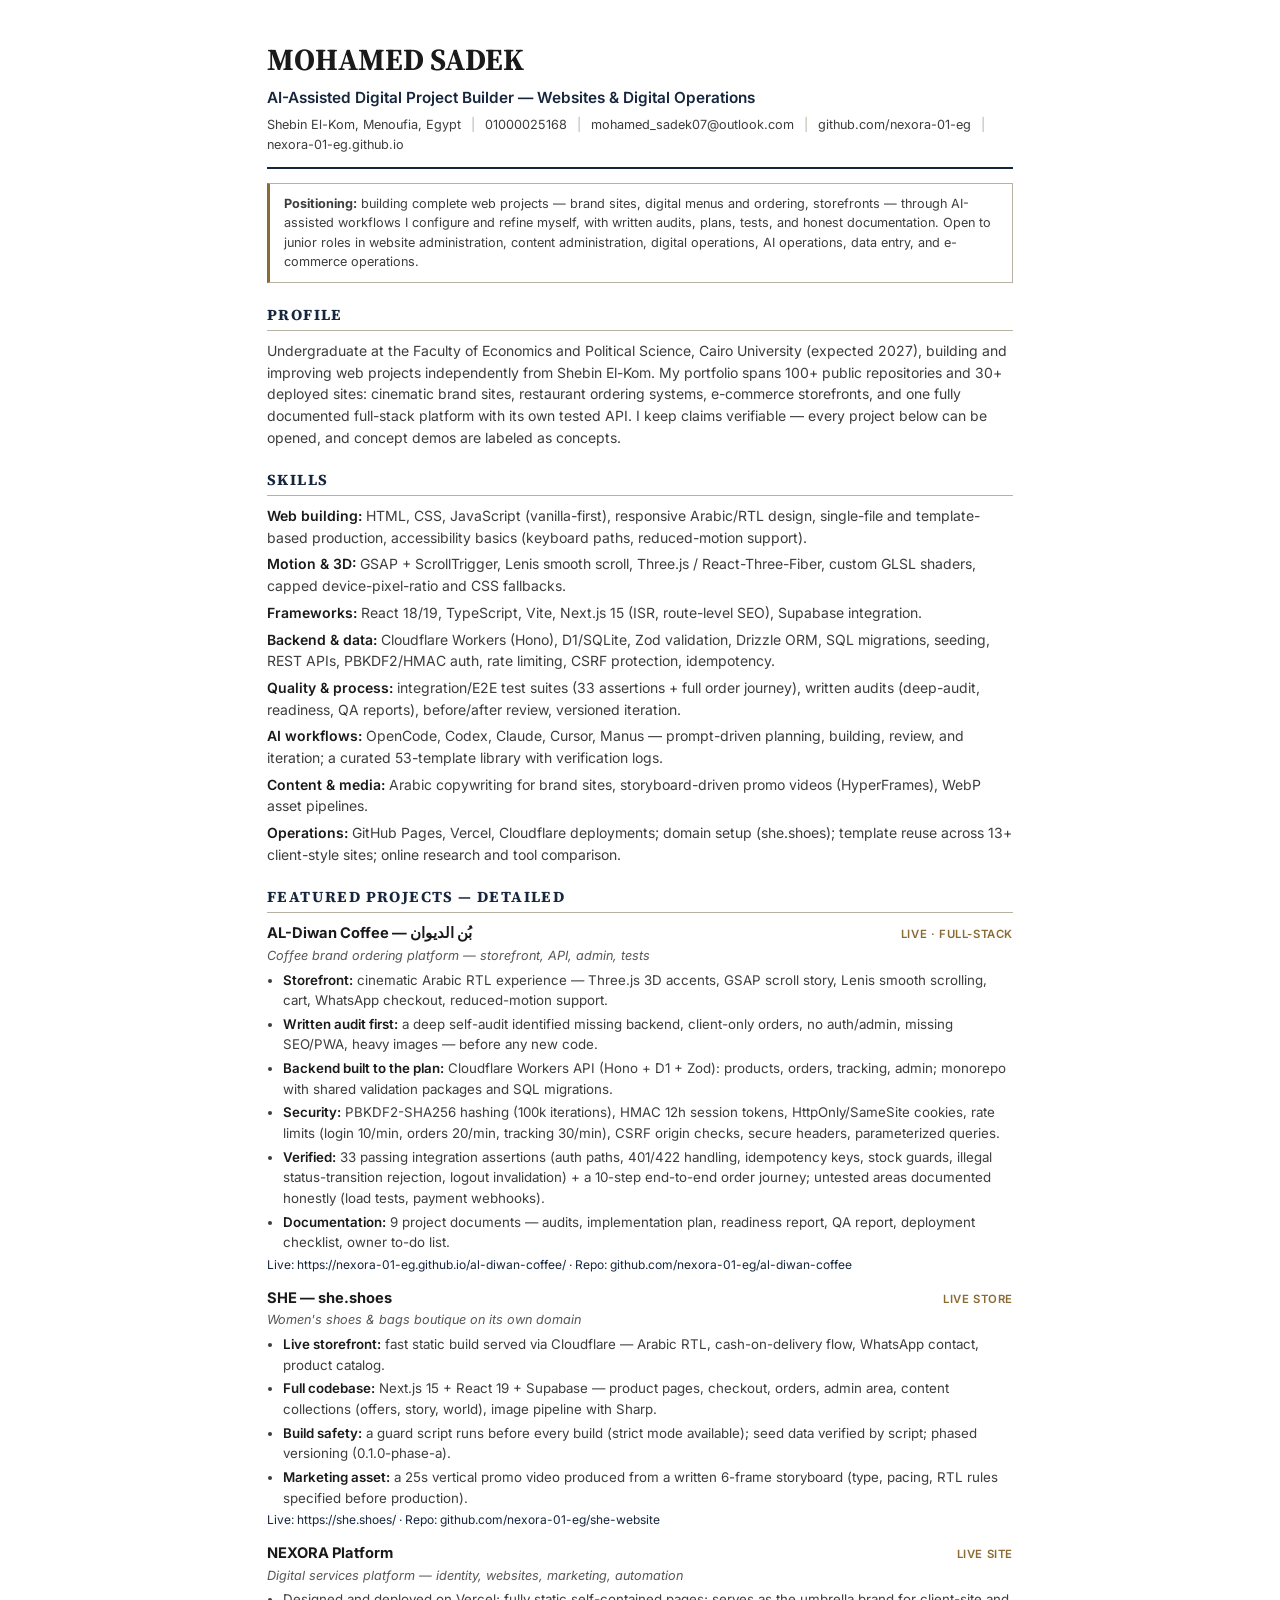
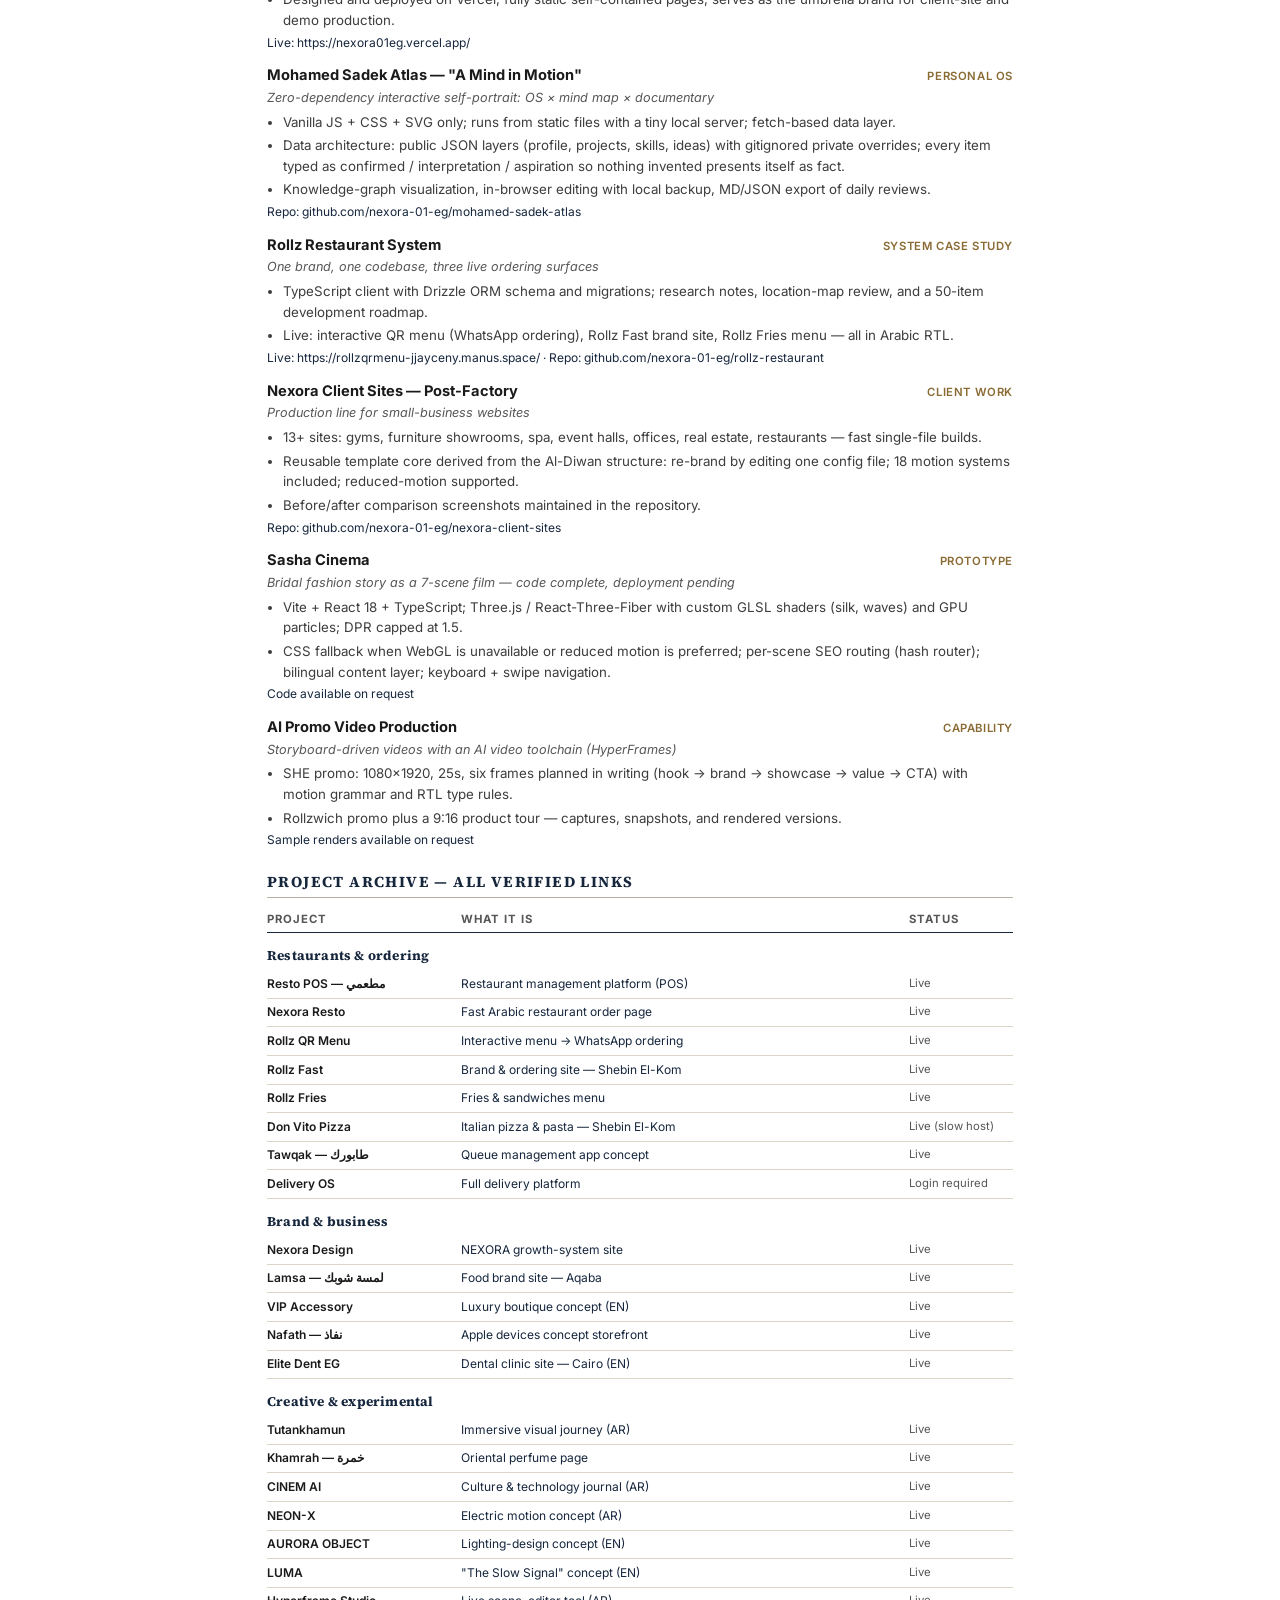
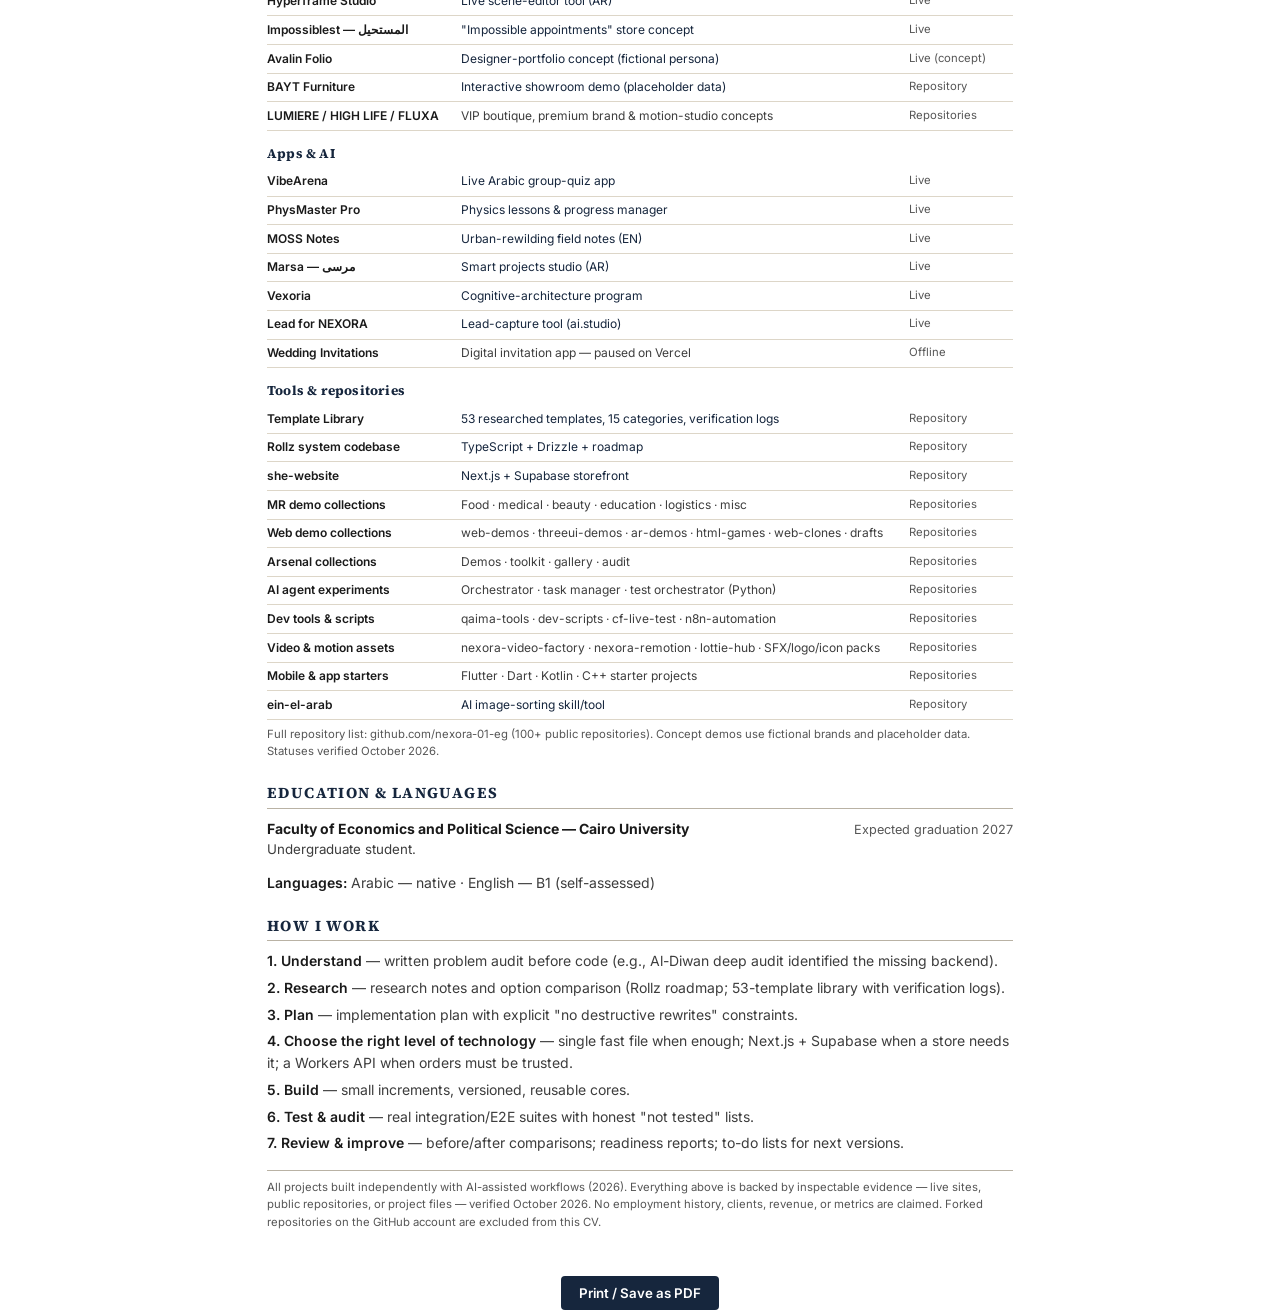
<file: full-cv.html>
<!DOCTYPE html>
<html lang="en">
<head>
<meta charset="UTF-8">
<meta name="viewport" content="width=device-width, initial-scale=1.0">
<title>Mohamed Sadek — Full Portfolio CV</title>
<meta name="description" content="Full portfolio CV of Mohamed Sadek — all verified projects, skills, and process.">
<link rel="preconnect" href="https://fonts.googleapis.com">
<link rel="preconnect" href="https://fonts.gstatic.com" crossorigin>
<link href="https://fonts.googleapis.com/css2?family=Inter:wght@400;500;600;700&family=Source+Serif+4:wght@600;700&display=swap" rel="stylesheet">
<style>
  :root {
    --ink:#1a1a1a; --soft:#3d3d3d; --navy:#16263d; --gold:#8a6b34; --muted:#565656;
    --line:#b9b2a4; --sans:"Inter","Segoe UI",Arial,sans-serif; --serif:"Source Serif 4",Georgia,serif;
  }
  * { box-sizing:border-box; margin:0; padding:0; }
  body { font-family:var(--sans); color:var(--ink); font-size:10.5pt; line-height:1.55; background:#fff; }
  .page { max-width:830px; margin:0 auto; padding:36px 42px; }

  header.cv h1 { font-family:var(--serif); font-size:23pt; }
  header.cv .headline { color:var(--navy); font-weight:600; font-size:11.5pt; margin-top:2px; }
  header.cv .contact { margin-top:6px; font-size:9.5pt; color:var(--soft); overflow-wrap:break-word; }
  header.cv .contact span.sep { color:var(--line); margin:0 6px; }
  header.cv { border-bottom:2.5px solid var(--navy); padding-bottom:12px; margin-bottom:14px; }

  .band { background:transparent; border:1px solid var(--line); border-left:3px solid var(--gold);
          padding:10px 14px; font-size:9.5pt; color:var(--soft); margin-bottom:6px; }

  h2 { font-family:var(--serif); font-size:11.5pt; letter-spacing:1.4px; text-transform:uppercase;
       color:var(--navy); border-bottom:1px solid var(--line); padding-bottom:3px; margin:20px 0 9px; }

  p.sum { color:var(--soft); }
  .skills p { margin-bottom:5px; color:var(--soft); }
  .skills p strong { color:var(--ink); font-weight:600; }

  .proj { margin-bottom:12px; break-inside:avoid; }
  .proj .row1 { display:flex; justify-content:space-between; gap:12px; align-items:baseline; }
  .proj h3 { font-size:11pt; font-weight:700; }
  .proj .tag { font-size:8.5pt; font-weight:600; color:var(--gold); letter-spacing:.6px; text-transform:uppercase; white-space:nowrap; }
  .proj p.role { font-size:9.5pt; color:var(--muted); font-style:italic; margin-top:1px; }
  ul.b { margin:4px 0 2px 16px; }
  ul.b li { margin-bottom:3px; color:var(--soft); font-size:10pt; }
  ul.b li strong { color:var(--ink); font-weight:600; }
  .proj .link { font-size:9pt; color:var(--navy); word-break:break-all; }

  /* archive */
  .arch { width:100%; border-collapse:collapse; margin-top:4px; }
  .arch th { text-align:left; font-size:8.5pt; text-transform:uppercase; letter-spacing:1px; color:var(--muted);
             border-bottom:1.5px solid var(--navy); padding:4px 8px 4px 0; }
  .arch td { font-size:9pt; color:var(--soft); border-bottom:1px solid #ddd6c8; padding:4.5px 8px 4.5px 0; vertical-align:top; }
  .arch td.n { font-weight:600; color:var(--ink); white-space:nowrap; }
  .arch td.s { white-space:nowrap; font-size:8.5pt; color:var(--muted); }
  .arch a { color:var(--navy); text-decoration:none; word-break:break-all; }
  .arch .cathead td { padding-top:12px; border-bottom:none; font-family:var(--serif); font-weight:700;
                      color:var(--navy); font-size:10pt; text-transform:none; letter-spacing:.2px; }

  .edu .row1 { display:flex; justify-content:space-between; gap:12px; align-items:baseline; }
  .edu h3 { font-size:10.5pt; font-weight:700; }
  .edu .meta { font-size:9.5pt; color:var(--muted); white-space:nowrap; }

  footer.note { margin-top:16px; padding-top:8px; border-top:1px solid var(--line); font-size:8.5pt; color:var(--muted); }

  @page { size:A4; margin:0; }
  @media print { body { font-size:10pt; } .page { padding:24px 32px; } a { color:inherit; } }
  @media (max-width:640px) { .page { padding:22px 16px; } .row1 { flex-wrap:wrap; } }
  .no-print { margin:14px auto 0; display:block; width:max-content; }
  .no-print a { font:600 10pt var(--sans); color:#fff; background:var(--navy); padding:9px 18px; border-radius:4px; text-decoration:none; }
  @media print { .no-print { display:none; } }
</style>
</head>
<body>
<div class="page" id="content">

  <header class="cv">
    <h1>MOHAMED SADEK</h1>
    <p class="headline">AI-Assisted Digital Project Builder — Websites &amp; Digital Operations</p>
    <p class="contact">
      Shebin El-Kom, Menoufia, Egypt
      <span class="sep">|</span> 01000025168
      <span class="sep">|</span> mohamed_sadek07@outlook.com
      <span class="sep">|</span> github.com/nexora-01-eg
      <span class="sep">|</span> nexora-01-eg.github.io
    </p>
  </header>

  <div class="band">
    <strong>Positioning:</strong> building complete web projects — brand sites, digital menus and
    ordering, storefronts — through AI-assisted workflows I configure and refine myself, with
    written audits, plans, tests, and honest documentation. Open to junior roles in website
    administration, content administration, digital operations, AI operations, data entry, and
    e-commerce operations.
  </div>

  <section>
    <h2>Profile</h2>
    <p class="sum">
      Undergraduate at the Faculty of Economics and Political Science, Cairo University (expected
      2027), building and improving web projects independently from Shebin El-Kom. My portfolio
      spans 100+ public repositories and 30+ deployed sites: cinematic brand sites, restaurant
      ordering systems, e-commerce storefronts, and one fully documented full-stack platform with
      its own tested API. I keep claims verifiable — every project below can be opened, and concept
      demos are labeled as concepts.
    </p>
  </section>

  <section>
    <h2>Skills</h2>
    <div class="skills">
      <p><strong>Web building:</strong> HTML, CSS, JavaScript (vanilla-first), responsive Arabic/RTL design, single-file and template-based production, accessibility basics (keyboard paths, reduced-motion support).</p>
      <p><strong>Motion &amp; 3D:</strong> GSAP + ScrollTrigger, Lenis smooth scroll, Three.js / React-Three-Fiber, custom GLSL shaders, capped device-pixel-ratio and CSS fallbacks.</p>
      <p><strong>Frameworks:</strong> React 18/19, TypeScript, Vite, Next.js 15 (ISR, route-level SEO), Supabase integration.</p>
      <p><strong>Backend &amp; data:</strong> Cloudflare Workers (Hono), D1/SQLite, Zod validation, Drizzle ORM, SQL migrations, seeding, REST APIs, PBKDF2/HMAC auth, rate limiting, CSRF protection, idempotency.</p>
      <p><strong>Quality &amp; process:</strong> integration/E2E test suites (33 assertions + full order journey), written audits (deep-audit, readiness, QA reports), before/after review, versioned iteration.</p>
      <p><strong>AI workflows:</strong> OpenCode, Codex, Claude, Cursor, Manus — prompt-driven planning, building, review, and iteration; a curated 53-template library with verification logs.</p>
      <p><strong>Content &amp; media:</strong> Arabic copywriting for brand sites, storyboard-driven promo videos (HyperFrames), WebP asset pipelines.</p>
      <p><strong>Operations:</strong> GitHub Pages, Vercel, Cloudflare deployments; domain setup (she.shoes); template reuse across 13+ client-style sites; online research and tool comparison.</p>
    </div>
  </section>

  <section>
    <h2>Featured Projects — detailed</h2>

    <div class="proj">
      <div class="row1"><h3>AL-Diwan Coffee — بُن الديوان</h3><span class="tag">Live · Full-stack</span></div>
      <p class="role">Coffee brand ordering platform — storefront, API, admin, tests</p>
      <ul class="b">
        <li><strong>Storefront:</strong> cinematic Arabic RTL experience — Three.js 3D accents, GSAP scroll story, Lenis smooth scrolling, cart, WhatsApp checkout, reduced-motion support.</li>
        <li><strong>Written audit first:</strong> a deep self-audit identified missing backend, client-only orders, no auth/admin, missing SEO/PWA, heavy images — before any new code.</li>
        <li><strong>Backend built to the plan:</strong> Cloudflare Workers API (Hono + D1 + Zod): products, orders, tracking, admin; monorepo with shared validation packages and SQL migrations.</li>
        <li><strong>Security:</strong> PBKDF2-SHA256 hashing (100k iterations), HMAC 12h session tokens, HttpOnly/SameSite cookies, rate limits (login 10/min, orders 20/min, tracking 30/min), CSRF origin checks, secure headers, parameterized queries.</li>
        <li><strong>Verified:</strong> 33 passing integration assertions (auth paths, 401/422 handling, idempotency keys, stock guards, illegal status-transition rejection, logout invalidation) + a 10-step end-to-end order journey; untested areas documented honestly (load tests, payment webhooks).</li>
        <li><strong>Documentation:</strong> 9 project documents — audits, implementation plan, readiness report, QA report, deployment checklist, owner to-do list.</li>
      </ul>
      <p class="link">Live: https://nexora-01-eg.github.io/al-diwan-coffee/ · Repo: github.com/nexora-01-eg/al-diwan-coffee</p>
    </div>

    <div class="proj">
      <div class="row1"><h3>SHE — she.shoes</h3><span class="tag">Live store</span></div>
      <p class="role">Women's shoes &amp; bags boutique on its own domain</p>
      <ul class="b">
        <li><strong>Live storefront:</strong> fast static build served via Cloudflare — Arabic RTL, cash-on-delivery flow, WhatsApp contact, product catalog.</li>
        <li><strong>Full codebase:</strong> Next.js 15 + React 19 + Supabase — product pages, checkout, orders, admin area, content collections (offers, story, world), image pipeline with Sharp.</li>
        <li><strong>Build safety:</strong> a guard script runs before every build (strict mode available); seed data verified by script; phased versioning (0.1.0-phase-a).</li>
        <li><strong>Marketing asset:</strong> a 25s vertical promo video produced from a written 6-frame storyboard (type, pacing, RTL rules specified before production).</li>
      </ul>
      <p class="link">Live: https://she.shoes/ · Repo: github.com/nexora-01-eg/she-website</p>
    </div>

    <div class="proj">
      <div class="row1"><h3>NEXORA Platform</h3><span class="tag">Live site</span></div>
      <p class="role">Digital services platform — identity, websites, marketing, automation</p>
      <ul class="b">
        <li>Designed and deployed on Vercel; fully static self-contained pages; serves as the umbrella brand for client-site and demo production.</li>
      </ul>
      <p class="link">Live: https://nexora01eg.vercel.app/</p>
    </div>

    <div class="proj">
      <div class="row1"><h3>Mohamed Sadek Atlas — "A Mind in Motion"</h3><span class="tag">Personal OS</span></div>
      <p class="role">Zero-dependency interactive self-portrait: OS × mind map × documentary</p>
      <ul class="b">
        <li>Vanilla JS + CSS + SVG only; runs from static files with a tiny local server; fetch-based data layer.</li>
        <li>Data architecture: public JSON layers (profile, projects, skills, ideas) with gitignored private overrides; every item typed as confirmed / interpretation / aspiration so nothing invented presents itself as fact.</li>
        <li>Knowledge-graph visualization, in-browser editing with local backup, MD/JSON export of daily reviews.</li>
      </ul>
      <p class="link">Repo: github.com/nexora-01-eg/mohamed-sadek-atlas</p>
    </div>

    <div class="proj">
      <div class="row1"><h3>Rollz Restaurant System</h3><span class="tag">System case study</span></div>
      <p class="role">One brand, one codebase, three live ordering surfaces</p>
      <ul class="b">
        <li>TypeScript client with Drizzle ORM schema and migrations; research notes, location-map review, and a 50-item development roadmap.</li>
        <li>Live: interactive QR menu (WhatsApp ordering), Rollz Fast brand site, Rollz Fries menu — all in Arabic RTL.</li>
      </ul>
      <p class="link">Live: https://rollzqrmenu-jjayceny.manus.space/ · Repo: github.com/nexora-01-eg/rollz-restaurant</p>
    </div>

    <div class="proj">
      <div class="row1"><h3>Nexora Client Sites — Post-Factory</h3><span class="tag">Client work</span></div>
      <p class="role">Production line for small-business websites</p>
      <ul class="b">
        <li>13+ sites: gyms, furniture showrooms, spa, event halls, offices, real estate, restaurants — fast single-file builds.</li>
        <li>Reusable template core derived from the Al-Diwan structure: re-brand by editing one config file; 18 motion systems included; reduced-motion supported.</li>
        <li>Before/after comparison screenshots maintained in the repository.</li>
      </ul>
      <p class="link">Repo: github.com/nexora-01-eg/nexora-client-sites</p>
    </div>

    <div class="proj">
      <div class="row1"><h3>Sasha Cinema</h3><span class="tag">Prototype</span></div>
      <p class="role">Bridal fashion story as a 7-scene film — code complete, deployment pending</p>
      <ul class="b">
        <li>Vite + React 18 + TypeScript; Three.js / React-Three-Fiber with custom GLSL shaders (silk, waves) and GPU particles; DPR capped at 1.5.</li>
        <li>CSS fallback when WebGL is unavailable or reduced motion is preferred; per-scene SEO routing (hash router); bilingual content layer; keyboard + swipe navigation.</li>
      </ul>
      <p class="link">Code available on request</p>
    </div>

    <div class="proj">
      <div class="row1"><h3>AI Promo Video Production</h3><span class="tag">Capability</span></div>
      <p class="role">Storyboard-driven videos with an AI video toolchain (HyperFrames)</p>
      <ul class="b">
        <li>SHE promo: 1080×1920, 25s, six frames planned in writing (hook → brand → showcase → value → CTA) with motion grammar and RTL type rules.</li>
        <li>Rollzwich promo plus a 9:16 product tour — captures, snapshots, and rendered versions.</li>
      </ul>
      <p class="link">Sample renders available on request</p>
    </div>
  </section>

  <section>
    <h2>Project Archive — all verified links</h2>
    <table class="arch">
      <thead><tr><th style="width:26%">Project</th><th>What it is</th><th style="width:14%">Status</th></tr></thead>
      <tbody>
        <tr class="cathead"><td colspan="3">Restaurants &amp; ordering</td></tr>
        <tr><td class="n">Resto POS — مطعمي</td><td><a href="https://restopos-hoqmdxgy.manus.space/">Restaurant management platform (POS)</a></td><td class="s">Live</td></tr>
        <tr><td class="n">Nexora Resto</td><td><a href="https://nexorestau-fbufdwma.manus.space/">Fast Arabic restaurant order page</a></td><td class="s">Live</td></tr>
        <tr><td class="n">Rollz QR Menu</td><td><a href="https://rollzqrmenu-jjayceny.manus.space/">Interactive menu → WhatsApp ordering</a></td><td class="s">Live</td></tr>
        <tr><td class="n">Rollz Fast</td><td><a href="https://rollzfast-4ogdvddw.manus.space/">Brand &amp; ordering site — Shebin El-Kom</a></td><td class="s">Live</td></tr>
        <tr><td class="n">Rollz Fries</td><td><a href="https://rollzfries-oytnqrgg.manus.space/">Fries &amp; sandwiches menu</a></td><td class="s">Live</td></tr>
        <tr><td class="n">Don Vito Pizza</td><td><a href="https://donvito-pizz-58uspa9b.manus.space/">Italian pizza &amp; pasta — Shebin El-Kom</a></td><td class="s">Live (slow host)</td></tr>
        <tr><td class="n">Tawqak — طابورك</td><td><a href="https://tawqakapp-k7gqwxhf.manus.space/">Queue management app concept</a></td><td class="s">Live</td></tr>
        <tr><td class="n">Delivery OS</td><td><a href="https://deliveryos-pegk8scd.manus.space/">Full delivery platform</a></td><td class="s">Login required</td></tr>

        <tr class="cathead"><td colspan="3">Brand &amp; business</td></tr>
        <tr><td class="n">Nexora Design</td><td><a href="https://nexoredesign-fu9oajtr.manus.space/">NEXORA growth-system site</a></td><td class="s">Live</td></tr>
        <tr><td class="n">Lamsa — لمسة شوبك</td><td><a href="https://lamstbrand-p68r54qh.manus.space/">Food brand site — Aqaba</a></td><td class="s">Live</td></tr>
        <tr><td class="n">VIP Accessory</td><td><a href="https://vipaccessory-awazsfcx.manus.space/">Luxury boutique concept (EN)</a></td><td class="s">Live</td></tr>
        <tr><td class="n">Nafath — نفاذ</td><td><a href="https://applestore-tg9xavqq.manus.space/">Apple devices concept storefront</a></td><td class="s">Live</td></tr>
        <tr><td class="n">Elite Dent EG</td><td><a href="https://elitedenteg-4mjl6dkq.manus.space/">Dental clinic site — Cairo (EN)</a></td><td class="s">Live</td></tr>

        <tr class="cathead"><td colspan="3">Creative &amp; experimental</td></tr>
        <tr><td class="n">Tutankhamun</td><td><a href="https://tutankhamun-jbokgmef.manus.space/">Immersive visual journey (AR)</a></td><td class="s">Live</td></tr>
        <tr><td class="n">Khamrah — خمرة</td><td><a href="https://dunenight-aird3qvo.manus.space/">Oriental perfume page</a></td><td class="s">Live</td></tr>
        <tr><td class="n">CINEM AI</td><td><a href="https://cinemai-dfpmr6mg.manus.space/">Culture &amp; technology journal (AR)</a></td><td class="s">Live</td></tr>
        <tr><td class="n">NEON-X</td><td><a href="https://neonmotion-k2486p5q.manus.space/">Electric motion concept (AR)</a></td><td class="s">Live</td></tr>
        <tr><td class="n">AURORA OBJECT</td><td><a href="https://luminstudio-lyktzf8p.manus.space/">Lighting-design concept (EN)</a></td><td class="s">Live</td></tr>
        <tr><td class="n">LUMA</td><td><a href="https://lumawave-nlmfxjxt.manus.space/">"The Slow Signal" concept (EN)</a></td><td class="s">Live</td></tr>
        <tr><td class="n">Hyperframe Studio</td><td><a href="https://hyperframe-4bilqbgh.manus.space/">Live scene-editor tool (AR)</a></td><td class="s">Live</td></tr>
        <tr><td class="n">Impossiblest — المستحيل</td><td><a href="https://impossiblest-xzkctkg8.manus.space/">"Impossible appointments" store concept</a></td><td class="s">Live</td></tr>
        <tr><td class="n">Avalin Folio</td><td><a href="https://avalinfolio-97q5jgdl.manus.space/">Designer-portfolio concept (fictional persona)</a></td><td class="s">Live (concept)</td></tr>
        <tr><td class="n">BAYT Furniture</td><td><a href="https://github.com/nexora-01-eg/furniture-showroom-demo">Interactive showroom demo (placeholder data)</a></td><td class="s">Repository</td></tr>
        <tr><td class="n">LUMIERE / HIGH LIFE / FLUXA</td><td>VIP boutique, premium brand &amp; motion-studio concepts</td><td class="s">Repositories</td></tr>

        <tr class="cathead"><td colspan="3">Apps &amp; AI</td></tr>
        <tr><td class="n">VibeArena</td><td><a href="https://wiplayarena-jylkkqpl.manus.space/">Live Arabic group-quiz app</a></td><td class="s">Live</td></tr>
        <tr><td class="n">PhysMaster Pro</td><td><a href="https://physmaster-nnrervqn.manus.space/">Physics lessons &amp; progress manager</a></td><td class="s">Live</td></tr>
        <tr><td class="n">MOSS Notes</td><td><a href="https://mossnotes-ehfvc3qu.manus.space/">Urban-rewilding field notes (EN)</a></td><td class="s">Live</td></tr>
        <tr><td class="n">Marsa — مرسى</td><td><a href="https://aiproducts-rznwzgml.manus.space/">Smart projects studio (AR)</a></td><td class="s">Live</td></tr>
        <tr><td class="n">Vexoria</td><td><a href="https://vexoria-nine.vercel.app/">Cognitive-architecture program</a></td><td class="s">Live</td></tr>
        <tr><td class="n">Lead for NEXORA</td><td><a href="https://lead-for-nexora.ai.studio/">Lead-capture tool (ai.studio)</a></td><td class="s">Live</td></tr>
        <tr><td class="n">Wedding Invitations</td><td>Digital invitation app — paused on Vercel</td><td class="s">Offline</td></tr>

        <tr class="cathead"><td colspan="3">Tools &amp; repositories</td></tr>
        <tr><td class="n">Template Library</td><td><a href="https://github.com/nexora-01-eg/template-library">53 researched templates, 15 categories, verification logs</a></td><td class="s">Repository</td></tr>
        <tr><td class="n">Rollz system codebase</td><td><a href="https://github.com/nexora-01-eg/rollz-restaurant">TypeScript + Drizzle + roadmap</a></td><td class="s">Repository</td></tr>
        <tr><td class="n">she-website</td><td><a href="https://github.com/nexora-01-eg/she-website">Next.js + Supabase storefront</a></td><td class="s">Repository</td></tr>
        <tr><td class="n">MR demo collections</td><td>Food · medical · beauty · education · logistics · misc</td><td class="s">Repositories</td></tr>
        <tr><td class="n">Web demo collections</td><td>web-demos · threeui-demos · ar-demos · html-games · web-clones · drafts</td><td class="s">Repositories</td></tr>
        <tr><td class="n">Arsenal collections</td><td>Demos · toolkit · gallery · audit</td><td class="s">Repositories</td></tr>
        <tr><td class="n">AI agent experiments</td><td>Orchestrator · task manager · test orchestrator (Python)</td><td class="s">Repositories</td></tr>
        <tr><td class="n">Dev tools &amp; scripts</td><td>qaima-tools · dev-scripts · cf-live-test · n8n-automation</td><td class="s">Repositories</td></tr>
        <tr><td class="n">Video &amp; motion assets</td><td>nexora-video-factory · nexora-remotion · lottie-hub · SFX/logo/icon packs</td><td class="s">Repositories</td></tr>
        <tr><td class="n">Mobile &amp; app starters</td><td>Flutter · Dart · Kotlin · C++ starter projects</td><td class="s">Repositories</td></tr>
        <tr><td class="n">ein-el-arab</td><td><a href="https://github.com/nexora-01-eg/ein-el-arab">AI image-sorting skill/tool</a></td><td class="s">Repository</td></tr>
      </tbody>
    </table>
    <p style="font-size:8.5pt;color:var(--muted);margin-top:6px;">
      Full repository list: github.com/nexora-01-eg (100+ public repositories). Concept demos use
      fictional brands and placeholder data. Statuses verified October 2026.
    </p>
  </section>

  <section class="edu">
    <h2>Education &amp; Languages</h2>
    <div class="proj">
      <div class="row1"><h3>Faculty of Economics and Political Science — Cairo University</h3><span class="meta">Expected graduation 2027</span></div>
      <p class="d" style="font-size:10pt;color:var(--soft);">Undergraduate student.</p>
    </div>
    <div class="skills">
      <p><strong>Languages:</strong> Arabic — native · English — B1 (self-assessed)</p>
    </div>
  </section>

  <section>
    <h2>How I Work</h2>
    <div class="skills">
      <p><strong>1. Understand</strong> — written problem audit before code (e.g., Al-Diwan deep audit identified the missing backend).</p>
      <p><strong>2. Research</strong> — research notes and option comparison (Rollz roadmap; 53-template library with verification logs).</p>
      <p><strong>3. Plan</strong> — implementation plan with explicit "no destructive rewrites" constraints.</p>
      <p><strong>4. Choose the right level of technology</strong> — single fast file when enough; Next.js + Supabase when a store needs it; a Workers API when orders must be trusted.</p>
      <p><strong>5. Build</strong> — small increments, versioned, reusable cores.</p>
      <p><strong>6. Test &amp; audit</strong> — real integration/E2E suites with honest "not tested" lists.</p>
      <p><strong>7. Review &amp; improve</strong> — before/after comparisons; readiness reports; to-do lists for next versions.</p>
    </div>
  </section>

  <footer class="note">
    All projects built independently with AI-assisted workflows (2026). Everything above is backed
    by inspectable evidence — live sites, public repositories, or project files — verified October
    2026. No employment history, clients, revenue, or metrics are claimed. Forked repositories on
    the GitHub account are excluded from this CV.
  </footer>

</div>
<p class="no-print"><a href="#" onclick="window.print();return false;">Print / Save as PDF</a></p>
</body>
</html>
</file>
<file: styles.css>
/* ============================================================
   MOHAMED SADEK — CV & Portfolio
   Editorial premium: warm paper, near-black ink, deep navy,
   restrained champagne. No decorative gradients, no images.
   ============================================================ */

:root {
  /* ----- surfaces & text (light) ----- */
  --paper: #f5f1e8;
  --paper-deep: #efe9dc;
  --ink: #16130e;
  --ink-soft: #4c463c;
  /* ----- brand accents ----- */
  --navy: #16263d;          /* primary text, links, borders */
  --champagne: #b9925a;
  --champagne-soft: #d8c39a;
  /* ----- solid fills (buttons, pressed chips, skip link) ----- */
  --fill: #16263d;
  --fill-strong: #0e1a2b;
  --on-fill: #f6f2ea;
  /* ----- hairlines & cards ----- */
  --line: rgba(22, 38, 61, 0.16);
  --line-soft: rgba(22, 38, 61, 0.09);
  --card: rgba(255, 255, 255, 0.4);
  --chip-bg: rgba(255, 255, 255, 0.35);
  --ghost-hover: rgba(22, 38, 61, 0.06);
  /* ----- status colors ----- */
  --ok: #2e6b3f;
  --warn: #9a6b1f;
  --off: #8a3b3b;
  /* ----- selection ----- */
  --sel-ink: #0e1a2b;
  /* ----- layout & type ----- */
  --maxw: 1060px;
  --serif: "Fraunces", "Georgia", "Times New Roman", serif;
  --sans: "Inter", "Segoe UI", "Helvetica Neue", Arial, sans-serif;
  color-scheme: light;
}

/* ---------- dark mode (warm editorial dark, same brand) ---------- */
html[data-theme="dark"] {
  --paper: #1a1713;
  --paper-deep: #141210;
  --ink: #ece5d8;
  --ink-soft: #a89e8d;
  --navy: #a9bedb;          /* light steel: primary text on dark */
  --champagne: #cfa873;
  --champagne-soft: #e2d1ae;
  --fill: #2c3e5c;
  --fill-strong: #3a4e72;
  --on-fill: #f0ead9;
  --line: rgba(236, 229, 216, 0.17);
  --line-soft: rgba(236, 229, 216, 0.09);
  --card: rgba(255, 255, 255, 0.05);
  --chip-bg: rgba(255, 255, 255, 0.05);
  --ghost-hover: rgba(236, 229, 216, 0.09);
  --ok: #85c99a;
  --warn: #e3ba6d;
  --off: #e69090;
  --sel-ink: #1a1713;
  color-scheme: dark;
}

/* ---------- bilingual (EN/AR) ---------- */
html[lang="en"] .lang-ar, html[lang="en"] .t-ar { display: none !important; }
html[lang="ar"] .lang-en, html[lang="ar"] .t-en { display: none !important; }

html[lang="ar"] {
  --serif: "Amiri", "Georgia", "Times New Roman", serif;
  --sans: "Cairo", "Segoe UI", Tahoma, sans-serif;
}
html[lang="ar"] body { line-height: 1.85; }
html[lang="ar"] .hero h1 { line-height: 1.3; }
html[lang="ar"] .hero .role { line-height: 1.75; }
html[lang="ar"] .intro-grid .big { line-height: 1.8; }
/* Arabic never takes uppercase tracking — it breaks joined letters */
html[lang="ar"] .kicker,
html[lang="ar"] .section-head .no,
html[lang="ar"] .roles-strip .label,
html[lang="ar"] .skill-col h3,
html[lang="ar"] .edu-block h3,
html[lang="ar"] .contact-item .k,
html[lang="ar"] .project h3 .chip,
html[lang="ar"] .archive-list .as,
html[lang="ar"] .filterbar button,
html[lang="ar"] .masthead nav a {
  letter-spacing: 0 !important;
  text-transform: none !important;
}

.lang-btn {
  font-family: var(--sans); font-size: 0.78rem; font-weight: 600;
  color: var(--navy); background: transparent;
  border: 1px solid var(--line); border-radius: 999px;
  padding: 0.32rem 0.85rem; cursor: pointer;
  margin-inline-end: 0.2rem;
  flex-shrink: 0;
}
.lang-btn:hover { border-color: var(--navy); }

/* theme toggle — same pill family as the language button */
.theme-btn {
  width: 2.15rem; padding-inline: 0;
  display: inline-flex; align-items: center; justify-content: center;
}
.theme-btn span { line-height: 1; font-size: 0.98rem; }
.theme-btn .theme-sun { display: none; }
html[data-theme="dark"] .theme-btn .theme-sun { display: inline; }
html[data-theme="dark"] .theme-btn .theme-moon { display: none; }

* { box-sizing: border-box; margin: 0; padding: 0; }

html { scroll-behavior: smooth; }
@media (prefers-reduced-motion: reduce) {
  html { scroll-behavior: auto; }
  *, *::before, *::after { animation: none !important; transition: none !important; }
}

body {
  background: var(--paper);
  color: var(--ink);
  font-family: var(--sans);
  font-size: 16px;
  line-height: 1.65;
  -webkit-font-smoothing: antialiased;
  text-rendering: optimizeLegibility;
  transition: background 0.25s ease, color 0.25s ease;
}

::selection { background: var(--champagne-soft); color: var(--sel-ink); }

/* ---------- a11y ---------- */
.skip-link {
  /* fixed (not absolute): fixed elements never add scrollable overflow,
     so the -9999px hide trick is safe in both LTR and RTL */
  position: fixed; inset-inline-start: -9999px; top: 0;
  background: var(--fill); color: var(--on-fill);
  padding: 0.6rem 1rem; z-index: 100; border-end-end-radius: 6px;
}
.skip-link:focus { inset-inline-start: 0; }

:focus-visible {
  outline: 2px solid var(--champagne);
  outline-offset: 3px;
  border-radius: 2px;
}

/* ---------- layout ---------- */
.wrap { max-width: var(--maxw); margin: 0 auto; padding: 0 clamp(1.1rem, 4vw, 2.2rem); }

section { padding: clamp(2.6rem, 6vw, 4.4rem) 0; }

.section-head {
  display: flex; align-items: baseline; gap: 1rem;
  border-top: 1px solid var(--ink);
  padding-top: 1.1rem;
  margin-bottom: clamp(1.6rem, 4vw, 2.6rem);
}
.section-head .no {
  font-family: var(--serif);
  font-size: 0.85rem;
  color: var(--champagne);
  font-weight: 600;
  letter-spacing: 0.08em;
  white-space: nowrap;
}
.section-head h2 {
  font-family: var(--serif);
  font-weight: 600;
  font-size: clamp(1.45rem, 3.4vw, 2rem);
  letter-spacing: -0.01em;
}
.section-head .note { margin-inline-start: auto; font-size: 0.78rem; color: var(--ink-soft); display: none; }
@media (min-width: 720px) { .section-head .note { display: block; } }

/* ---------- masthead ---------- */
.masthead {
  border-bottom: 1px solid var(--line);
  background: var(--paper);
  position: sticky; top: 0; z-index: 50;
}
.masthead .wrap {
  display: flex; align-items: center; gap: 1.2rem;
  min-height: 3.4rem;
}
.brand {
  font-family: var(--serif); font-weight: 600; font-size: 1.02rem;
  color: var(--ink); text-decoration: none; letter-spacing: 0.01em;
  white-space: nowrap; flex-shrink: 0;
}
.brand span { color: var(--champagne); }
.masthead nav { margin-inline-start: auto; min-width: 0; }
.masthead nav ul { display: flex; gap: clamp(0.6rem, 2vw, 1.4rem); list-style: none; }
.masthead nav a {
  color: var(--ink-soft); text-decoration: none; font-size: 0.82rem;
  letter-spacing: 0.02em; padding: 0.35rem 0.1rem; border-bottom: 2px solid transparent;
  white-space: nowrap;
}
.masthead nav a:hover { color: var(--ink); }
.masthead nav a[aria-current="true"] { color: var(--navy); border-bottom-color: var(--champagne); }
@media (max-width: 719px) {
  .masthead nav { overflow-x: auto; -webkit-overflow-scrolling: touch; scrollbar-width: none; }
  .masthead nav::-webkit-scrollbar { display: none; }
  .masthead nav ul { gap: 0.9rem; }
}

/* ---------- hero ---------- */
.hero { padding: clamp(3rem, 9vw, 6rem) 0 clamp(2.4rem, 6vw, 4rem); }
.hero .kicker {
  font-size: 0.78rem; letter-spacing: 0.14em; text-transform: uppercase;
  color: var(--champagne); font-weight: 600; margin-bottom: 1.1rem;
}
.hero h1 {
  font-family: var(--serif);
  font-size: clamp(2.5rem, 8vw, 4.6rem);
  font-weight: 600;
  line-height: 1.04;
  letter-spacing: -0.02em;
  color: var(--ink);
}
.hero .role {
  margin-top: 1rem;
  font-family: var(--serif);
  font-size: clamp(1.15rem, 2.6vw, 1.55rem);
  color: var(--navy);
  font-weight: 500;
  line-height: 1.3;
  max-width: 34ch;
}
.hero .role em { font-style: normal; color: var(--champagne); }
.hero .lede {
  margin-top: 1.4rem;
  max-width: 58ch;
  color: var(--ink-soft);
  font-size: 1.02rem;
}
.hero .meta {
  margin-top: 1.6rem;
  display: flex; flex-wrap: wrap; gap: 0.4rem 1.6rem;
  font-size: 0.86rem; color: var(--ink-soft);
}
.hero .meta a { color: var(--navy); text-decoration: none; border-bottom: 1px solid var(--champagne-soft); }
.hero .meta a:hover { border-bottom-color: var(--champagne); }
.hero .cta-row { margin-top: 2rem; display: flex; flex-wrap: wrap; gap: 0.8rem; }

.btn {
  display: inline-block; text-decoration: none;
  font-size: 0.9rem; font-weight: 600; letter-spacing: 0.01em;
  padding: 0.72rem 1.4rem; border-radius: 3px;
  border: 1px solid var(--navy);
  transition: background 0.15s ease, color 0.15s ease;
}
.btn-solid { background: var(--fill); color: var(--on-fill); }
.btn-solid:hover { background: var(--fill-strong); }
.btn-ghost { color: var(--navy); background: transparent; }
.btn-ghost:hover { background: var(--ghost-hover); }

.roles-strip { margin-top: 2.4rem; border-top: 1px solid var(--line-soft); padding-top: 1.4rem; }
.roles-strip .label {
  font-size: 0.72rem; text-transform: uppercase; letter-spacing: 0.12em;
  color: var(--champagne); font-weight: 700; margin-bottom: 0.7rem;
}
.roles-strip ul {
  list-style: none; display: flex; flex-wrap: wrap; gap: 0.5rem;
  max-width: 62ch;
}
.roles-strip li {
  font-size: 0.8rem; color: var(--ink-soft);
  border: 1px solid var(--line); border-radius: 999px;
  padding: 0.28rem 0.8rem; background: var(--chip-bg);
}

/* ---------- intro ---------- */
.intro-grid {
  display: grid; gap: clamp(1.4rem, 4vw, 3rem);
  grid-template-columns: 1fr;
}
@media (min-width: 800px) { .intro-grid { grid-template-columns: 1.4fr 1fr; } }
.intro-grid .big {
  font-family: var(--serif);
  font-size: clamp(1.2rem, 2.4vw, 1.5rem);
  line-height: 1.5;
  color: var(--ink);
  font-weight: 400;
}
.intro-grid .big strong { font-weight: 600; color: var(--navy); }
.intro-side { font-size: 0.92rem; color: var(--ink-soft); }
.intro-side p + p { margin-top: 0.8rem; }

/* ---------- projects ---------- */
.project {
  display: grid;
  grid-template-columns: 1fr;
  gap: 0.9rem 2.4rem;
  padding: 1.7rem 0;
  border-top: 1px solid var(--line-soft);
}
@media (min-width: 800px) { .project { grid-template-columns: 5.2rem 1fr 15.5rem; } }
.project .idx {
  font-family: var(--serif); color: var(--champagne);
  font-size: 1rem; font-weight: 600; padding-top: 0.25rem;
}
.project h3 {
  font-family: var(--serif); font-size: 1.22rem; font-weight: 600;
  letter-spacing: -0.01em;
}
.project h3 .chip {
  display: inline-block; vertical-align: 0.16em;
  margin-inline-start: 0.6rem;
  font-family: var(--sans); font-size: 0.66rem; font-weight: 700;
  letter-spacing: 0.1em; text-transform: uppercase;
  color: var(--navy); border: 1px solid var(--champagne);
  border-radius: 999px; padding: 0.14rem 0.55rem; white-space: nowrap;
}
.project .desc { margin-top: 0.45rem; color: var(--ink-soft); font-size: 0.94rem; max-width: 62ch; }
.project .facts { margin-top: 0.6rem; }
.project .facts li {
  list-style: none; position: relative;
  padding-inline-start: 1.05rem; font-size: 0.86rem; color: var(--ink-soft);
  margin-top: 0.28rem;
}
.project .facts li::before {
  content: ""; position: absolute; inset-inline-start: 0; top: 0.55em;
  width: 0.42rem; height: 1px; background: var(--champagne);
}
.project .side { font-size: 0.84rem; color: var(--ink-soft); }
@media (max-width: 799px) { .project .side { display: flex; flex-wrap: wrap; gap: 0.3rem 1.4rem; } }
.project .side .stack { display: block; }
.project .side a {
  color: var(--navy); text-decoration: none; border-bottom: 1px solid var(--champagne-soft);
  display: inline-block; margin-top: 0.55rem;
}
.project .side a:hover { border-bottom-color: var(--champagne); }
.project .side .link-gap { margin-inline-end: 1.1rem; }

/* ---------- skills ---------- */
.skills-grid { display: grid; gap: 1.6rem; grid-template-columns: 1fr; }
@media (min-width: 800px) { .skills-grid { grid-template-columns: repeat(3, 1fr); } }
.skill-col { border-top: 2px solid var(--navy); padding-top: 1rem; }
.skill-col.tier2 { border-top-color: var(--champagne); }
.skill-col.tier3 { border-top-color: var(--line); }
.skill-col h3 {
  font-size: 0.8rem; letter-spacing: 0.1em; text-transform: uppercase;
  font-weight: 700; color: var(--navy); margin-bottom: 0.8rem;
}
.skill-col ul { list-style: none; }
.skill-col li {
  font-size: 0.9rem; padding: 0.5rem 0;
  border-bottom: 1px solid var(--line-soft);
  color: var(--ink);
}
.skill-col li .ev {
  display: block; font-size: 0.74rem; color: var(--ink-soft); margin-top: 0.1rem;
}
.skills-note {
  margin-top: 1.8rem; font-size: 0.84rem; color: var(--ink-soft);
  border-inline-start: 2px solid var(--champagne);
  padding-inline-start: 1rem; max-width: 70ch;
}

/* ---------- how i build ---------- */
.steps { list-style: none; counter-reset: step; }
.steps li {
  counter-increment: step;
  display: grid; grid-template-columns: 2.4rem 1fr; gap: 0.4rem 1rem;
  padding: 0.9rem 0; border-top: 1px solid var(--line-soft);
}
.steps li::before {
  content: counter(step, decimal-leading-zero);
  font-family: var(--serif); color: var(--champagne); font-weight: 600;
  font-size: 0.95rem; padding-top: 0.15rem;
}
.steps h3 { font-size: 0.98rem; font-weight: 600; color: var(--ink); }
.steps p { font-size: 0.87rem; color: var(--ink-soft); margin-top: 0.15rem; max-width: 68ch; }

/* ---------- education / languages ---------- */
.edu-grid { display: grid; gap: 1.6rem; grid-template-columns: 1fr; }
@media (min-width: 800px) { .edu-grid { grid-template-columns: 1fr 1fr; } }
.edu-block { border-top: 2px solid var(--navy); padding-top: 1rem; }
.edu-block h3 {
  font-size: 0.8rem; letter-spacing: 0.1em; text-transform: uppercase;
  font-weight: 700; color: var(--navy); margin-bottom: 0.7rem;
}
.edu-block .item { font-size: 0.95rem; }
.edu-block .item .t { font-weight: 600; }
.edu-block .item .d { color: var(--ink-soft); font-size: 0.86rem; margin-top: 0.15rem; }
.edu-block ul { list-style: none; }
.edu-block li { font-size: 0.92rem; padding: 0.45rem 0; border-bottom: 1px solid var(--line-soft); }
.edu-block li span { color: var(--ink-soft); font-size: 0.84rem; }

/* ---------- contact ---------- */
.contact-grid { display: grid; gap: 1rem; grid-template-columns: 1fr; }
@media (min-width: 700px) { .contact-grid { grid-template-columns: repeat(2, 1fr); } }
.contact-item {
  border: 1px solid var(--line); border-radius: 6px;
  padding: 1rem 1.2rem; background: var(--card);
  text-decoration: none; color: var(--ink); display: block;
}
.contact-item:hover { border-color: var(--champagne); }
.contact-item .k {
  font-size: 0.72rem; letter-spacing: 0.1em; text-transform: uppercase;
  color: var(--champagne); font-weight: 700;
}
.contact-item .v { font-size: 0.98rem; margin-top: 0.25rem; font-weight: 500; color: var(--navy); }
.contact-item .n { font-size: 0.8rem; color: var(--ink-soft); margin-top: 0.1rem; }

/* ---------- archive ---------- */
.filterbar { display: flex; flex-wrap: wrap; gap: 0.5rem; margin-bottom: 1.4rem; }
.filterbar button {
  font: inherit; font-size: 0.8rem; font-weight: 600;
  background: transparent; color: var(--ink-soft);
  border: 1px solid var(--line); border-radius: 999px;
  padding: 0.35rem 0.95rem; cursor: pointer;
}
.filterbar button:hover { color: var(--navy); border-color: var(--navy); }
.filterbar button[aria-pressed="true"] {
  background: var(--fill); color: var(--on-fill); border-color: var(--fill);
}
.archive-list { list-style: none; }
.archive-list li {
  display: grid; grid-template-columns: 1fr; gap: 0.1rem 1.2rem;
  padding: 0.7rem 0; border-top: 1px solid var(--line-soft);
}
@media (min-width: 700px) { .archive-list li { grid-template-columns: 13rem 1fr 8.5rem; align-items: baseline; } }
.archive-list .an { font-weight: 600; font-size: 0.92rem; }
.archive-list .ad { font-size: 0.84rem; color: var(--ink-soft); overflow-wrap: anywhere; }
.archive-list .ad a { color: var(--navy); text-decoration: none; border-bottom: 1px solid var(--champagne-soft); }
.archive-list .ad a:hover { border-bottom-color: var(--champagne); }
.archive-list .as { font-size: 0.72rem; letter-spacing: 0.06em; text-transform: uppercase; color: var(--ink-soft); font-weight: 600; }
.archive-list .as .live { color: var(--ok); }
.archive-list .as .warn { color: var(--warn); }
.archive-list .as .off { color: var(--off); }
.archive-empty { padding: 1.4rem 0; color: var(--ink-soft); font-size: 0.9rem; display: none; }
.archive-foot { margin-top: 1.6rem; font-size: 0.8rem; color: var(--ink-soft); max-width: 74ch; }

/* ---------- footer ---------- */
.footer { border-top: 1px solid var(--ink); margin-top: 2rem; }
.footer .wrap {
  padding-top: 1.6rem; padding-bottom: 2.2rem;
  display: flex; flex-wrap: wrap; gap: 0.6rem 2rem; align-items: baseline;
  font-size: 0.8rem; color: var(--ink-soft);
}
.footer a { color: var(--navy); text-decoration: none; border-bottom: 1px solid var(--champagne-soft); }
.footer .fine { flex-basis: 100%; font-size: 0.74rem; color: var(--ink-soft); }

/* ---------- reveal motion (subtle, optional; only when JS is active) ---------- */
@media (prefers-reduced-motion: no-preference) {
  .js .rv { opacity: 0; transform: translateY(10px); transition: opacity 0.5s ease, transform 0.5s ease; }
  .js .rv.in { opacity: 1; transform: none; }
}

/* ---------- print (main site) ---------- */
@media print {
  .masthead nav, .cta-row, .filterbar, .skip-link,
  #lang-toggle, #theme-toggle { display: none !important; }
  body { background: #fff; font-size: 11pt; }
  section { padding: 1rem 0; }
  .hero { padding: 0.5rem 0; }
  a { color: inherit; text-decoration: none; }
  .archive-list li { break-inside: avoid; }
  /* always print light, whatever the active theme is */
  html[data-theme="dark"] {
    --paper: #fff; --paper-deep: #fff;
    --ink: #16130e; --ink-soft: #4c463c;
    --navy: #16263d; --champagne: #b9925a; --champagne-soft: #d8c39a;
    --fill: #16263d; --fill-strong: #0e1a2b; --on-fill: #f6f2ea;
    --line: rgba(22, 38, 61, 0.16); --line-soft: rgba(22, 38, 61, 0.09);
    --card: transparent; --chip-bg: transparent; --ghost-hover: transparent;
    --ok: #2e6b3f; --warn: #9a6b1f; --off: #8a3b3b; --sel-ink: #0e1a2b;
  }
}
</file>
